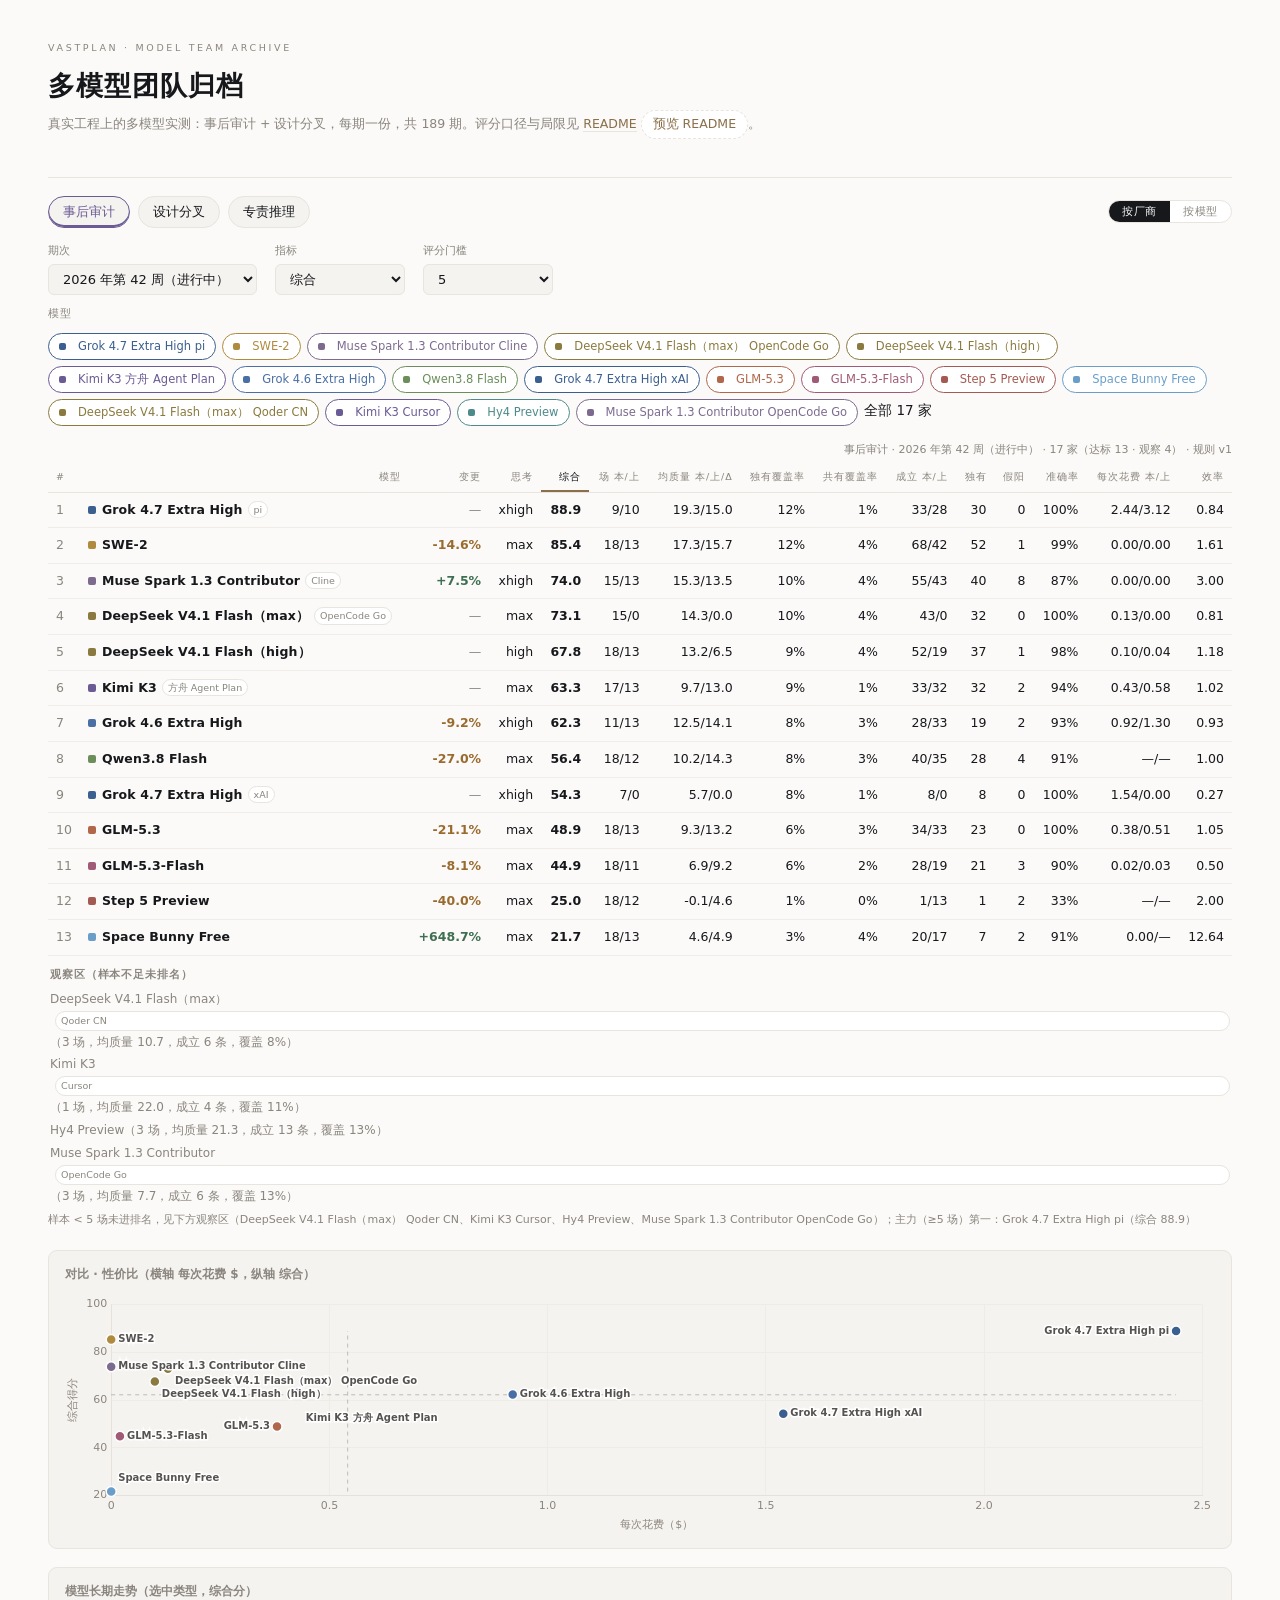
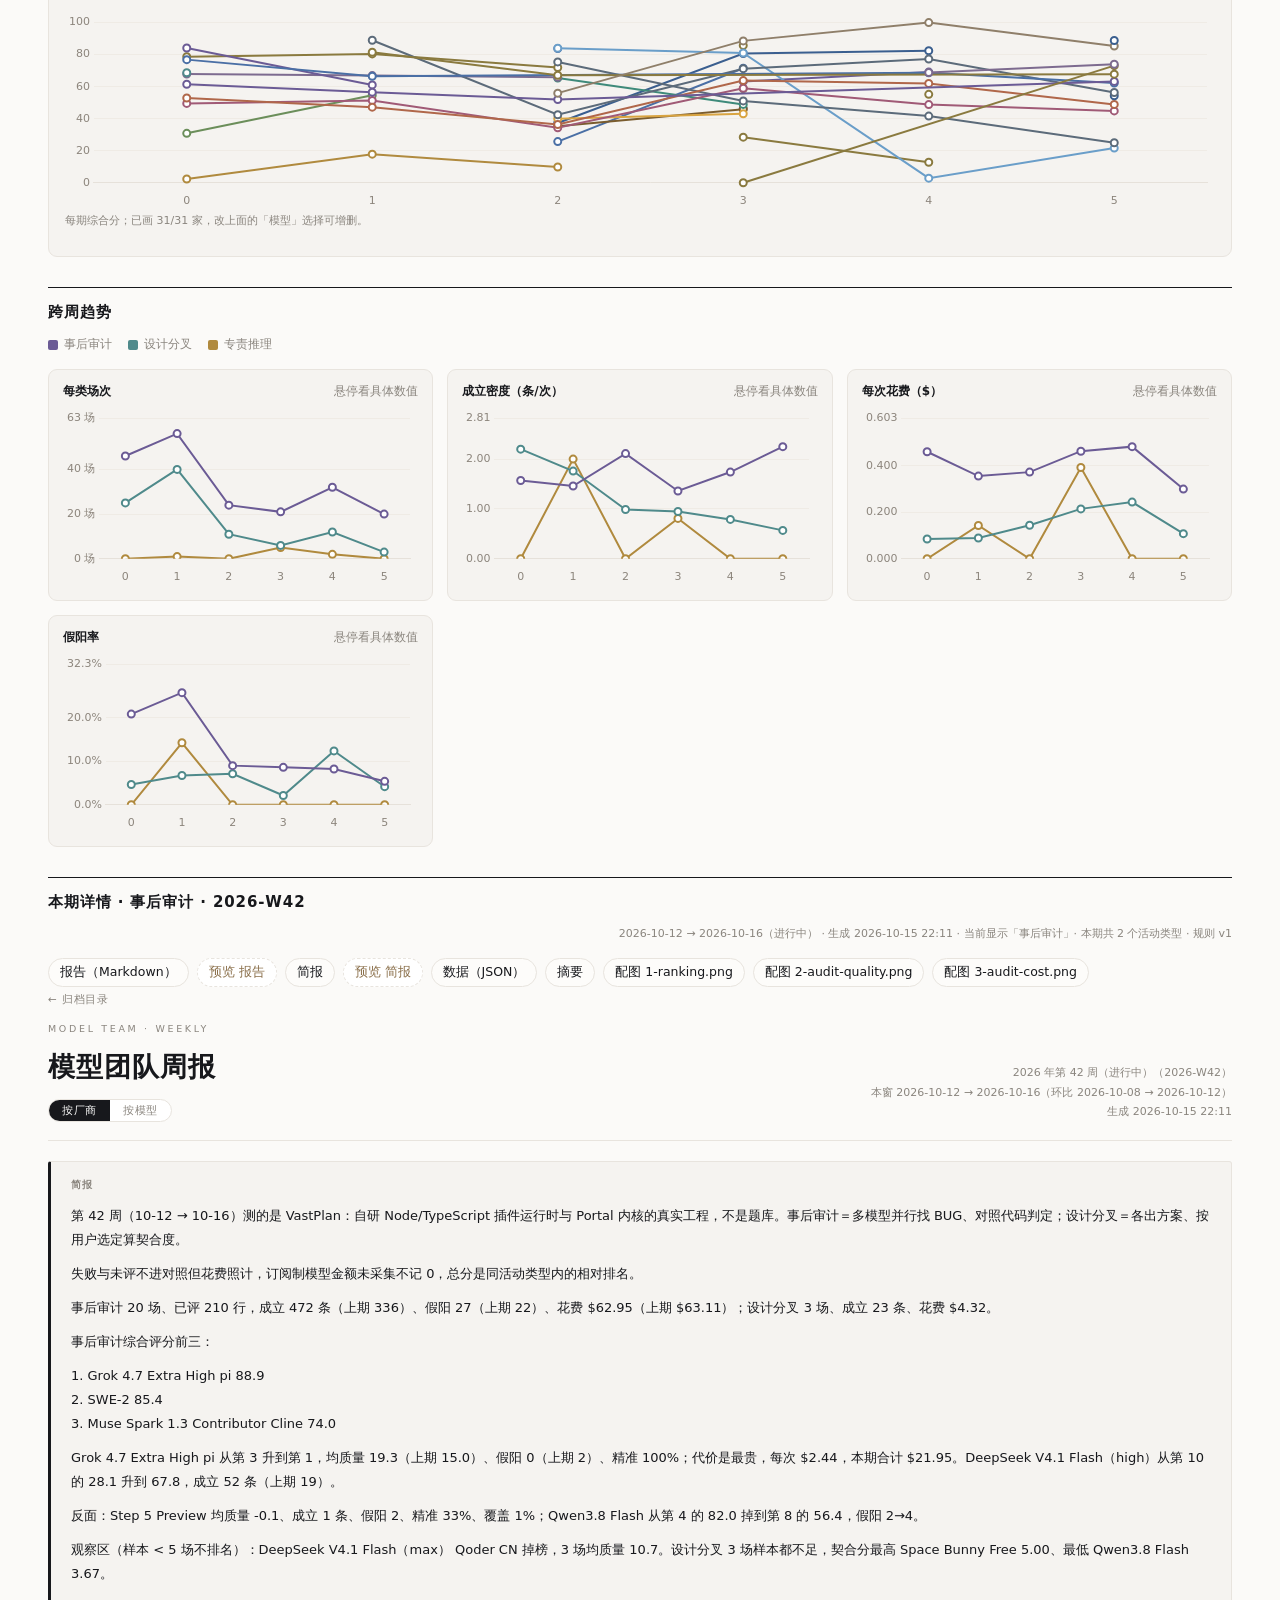
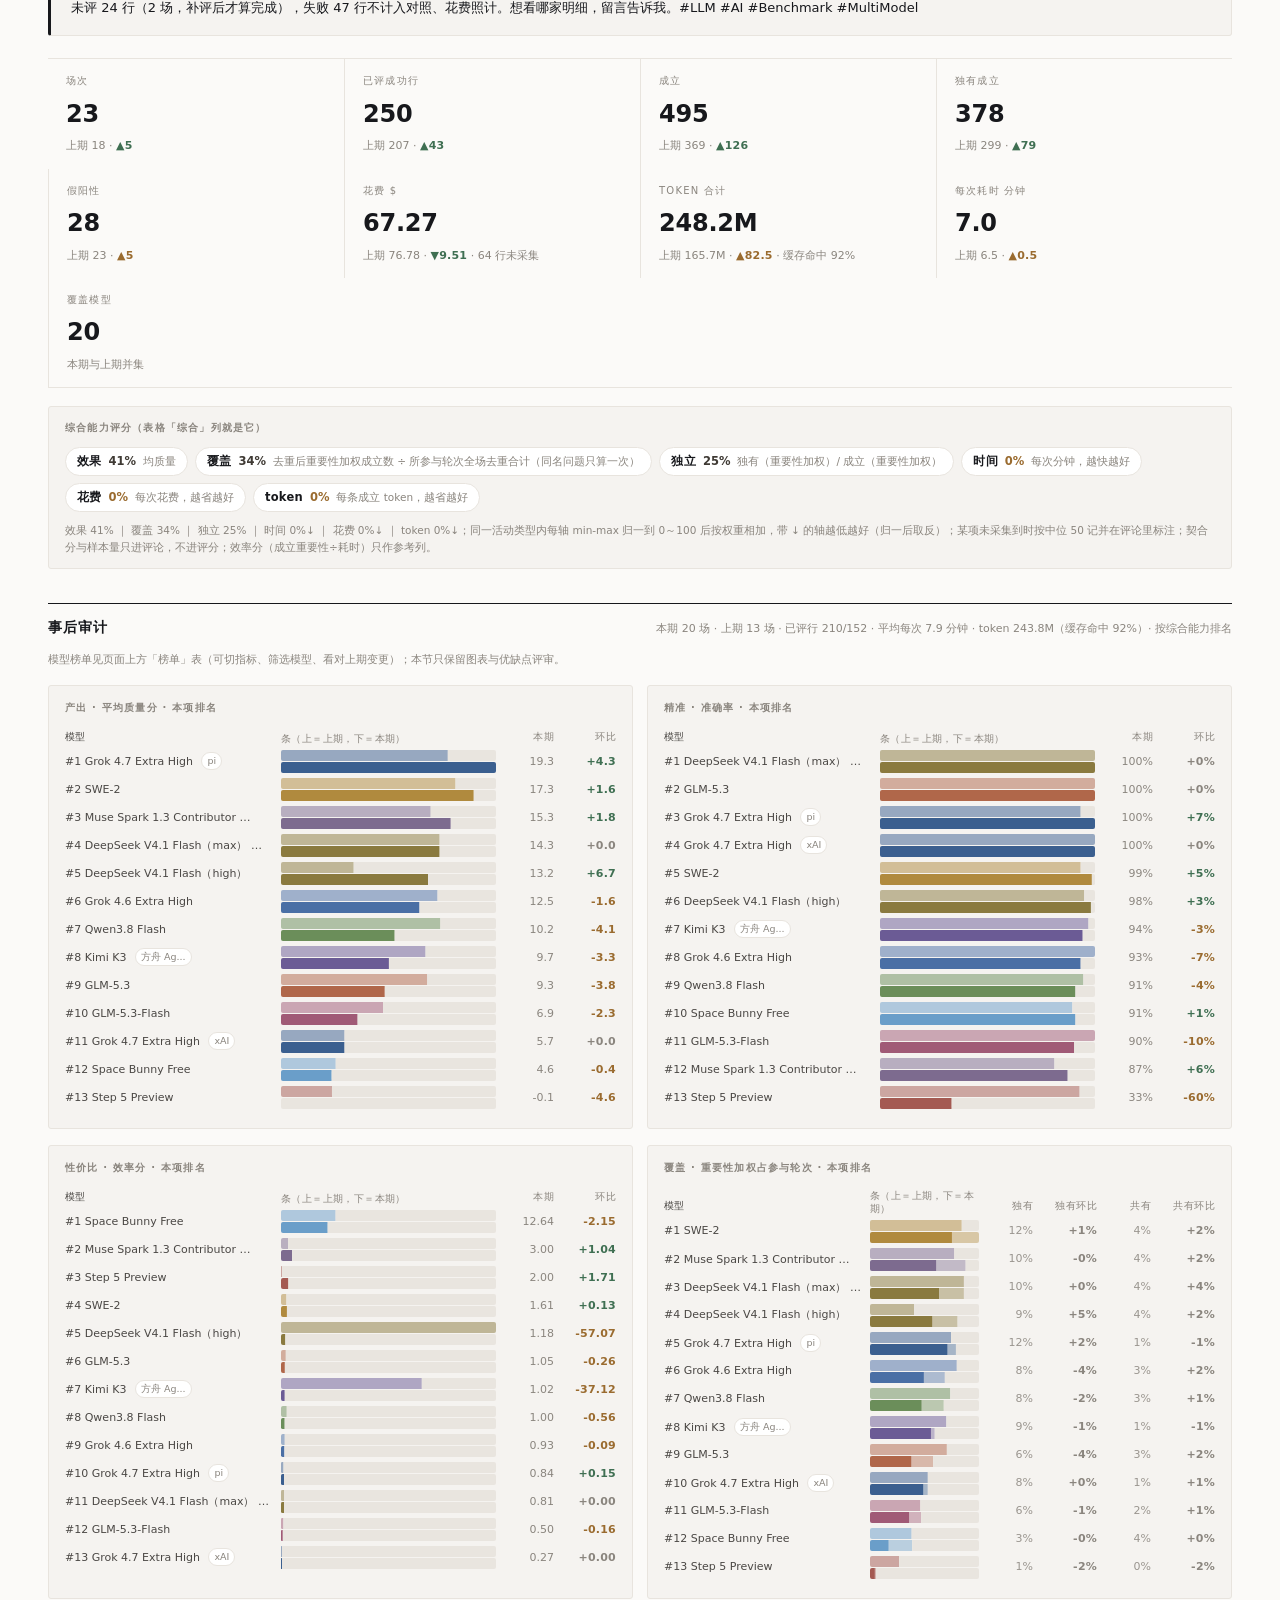
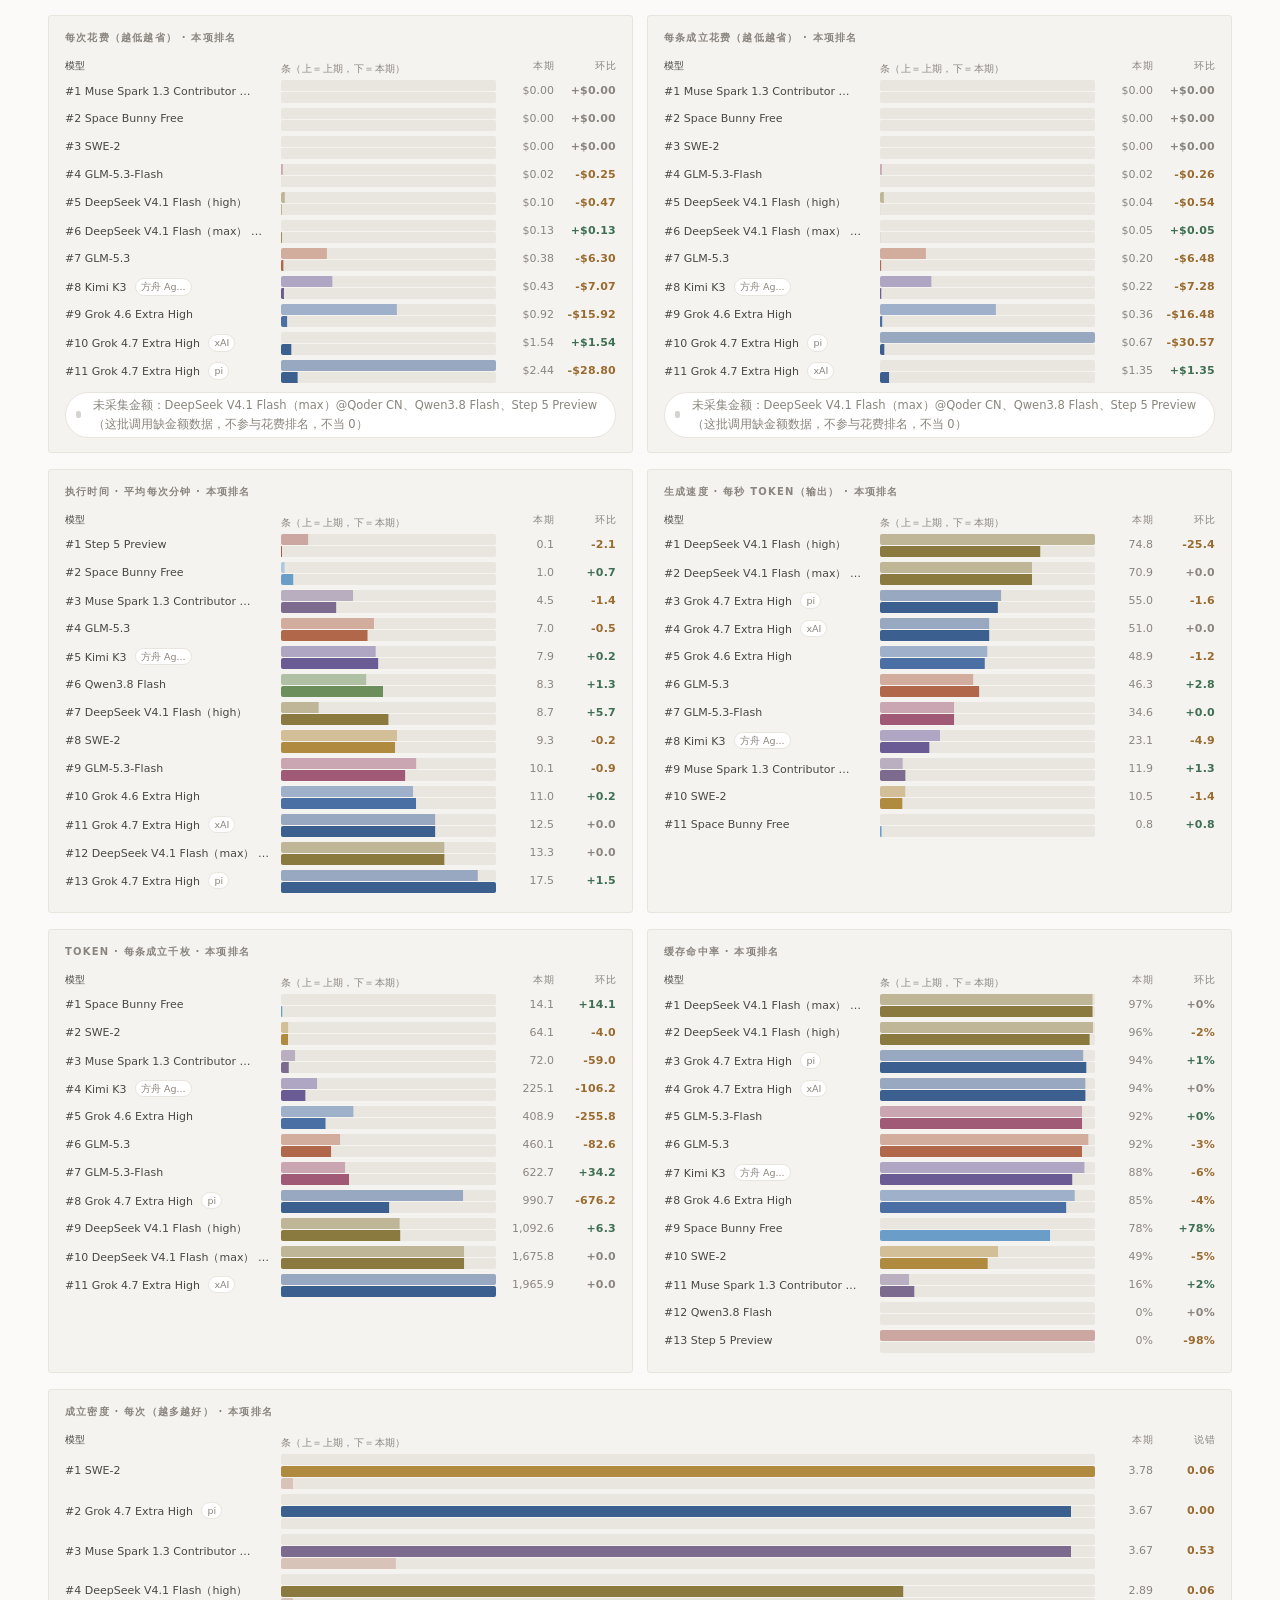
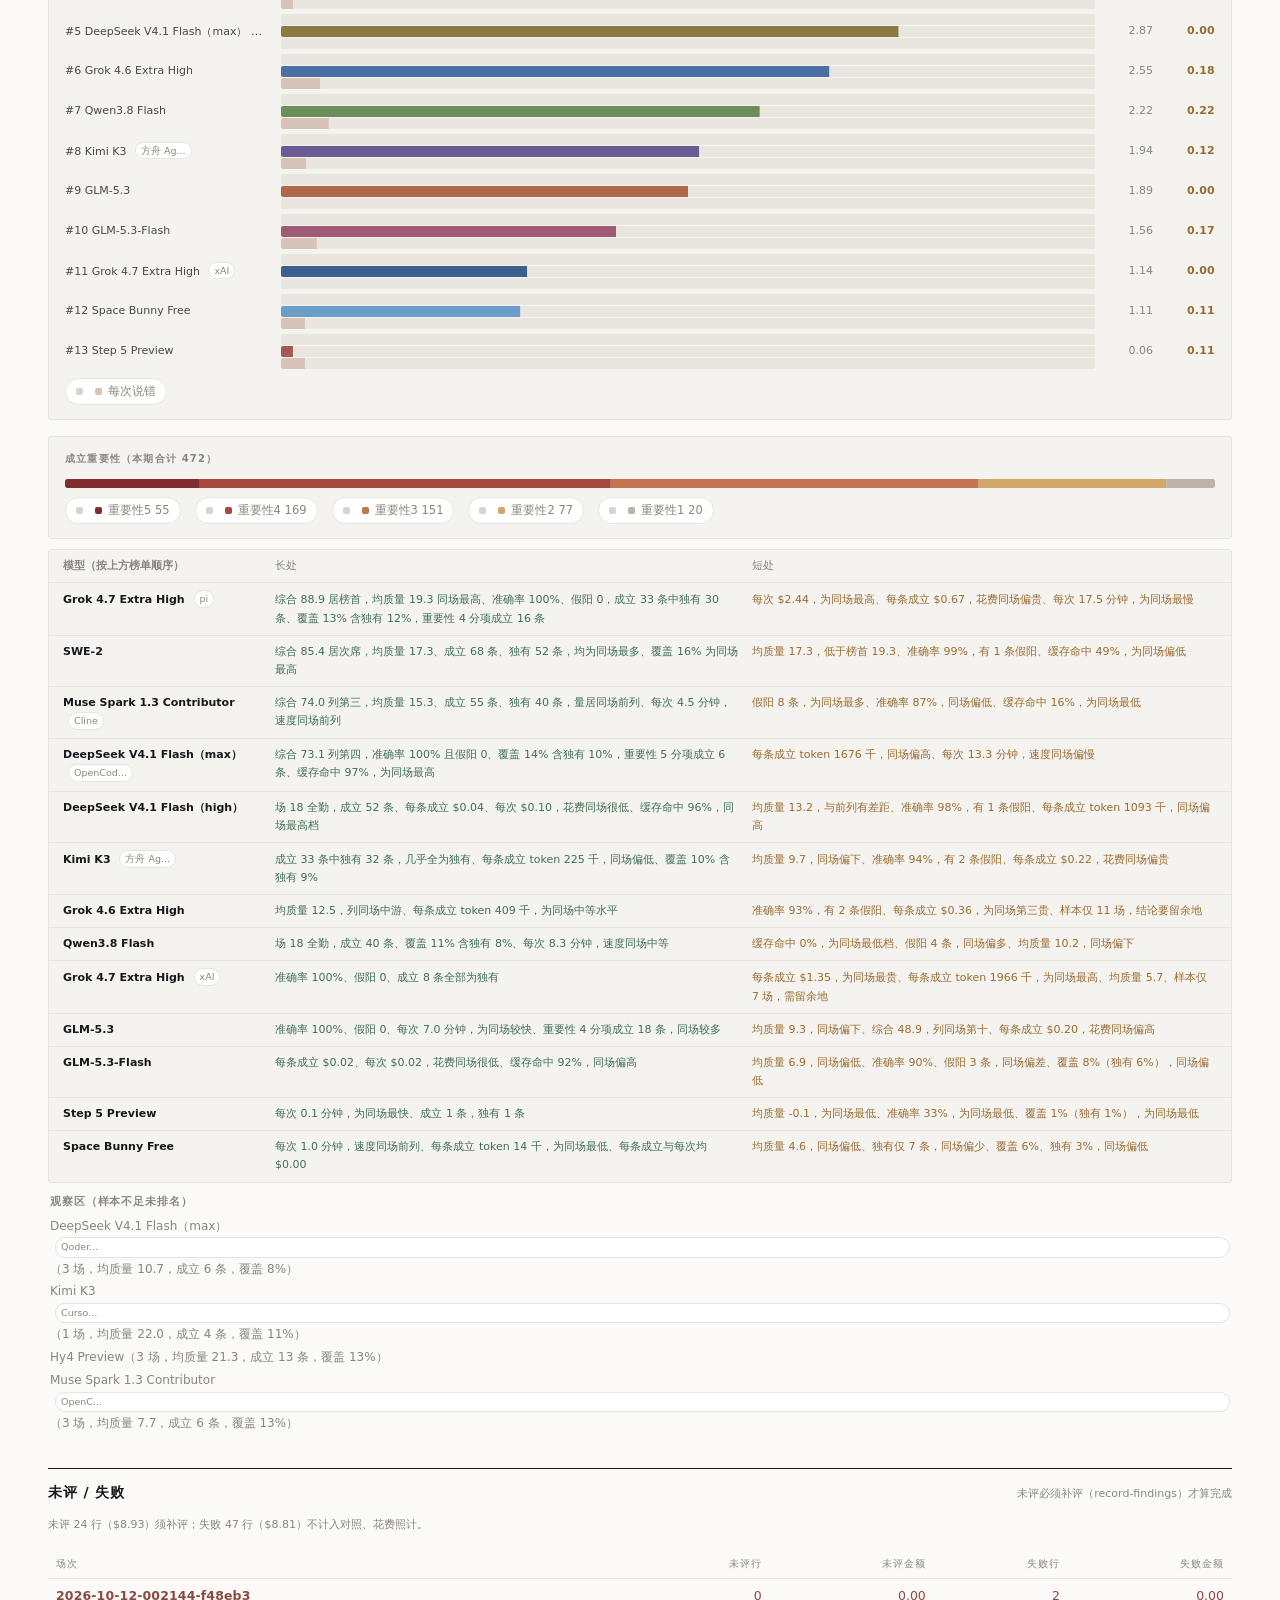
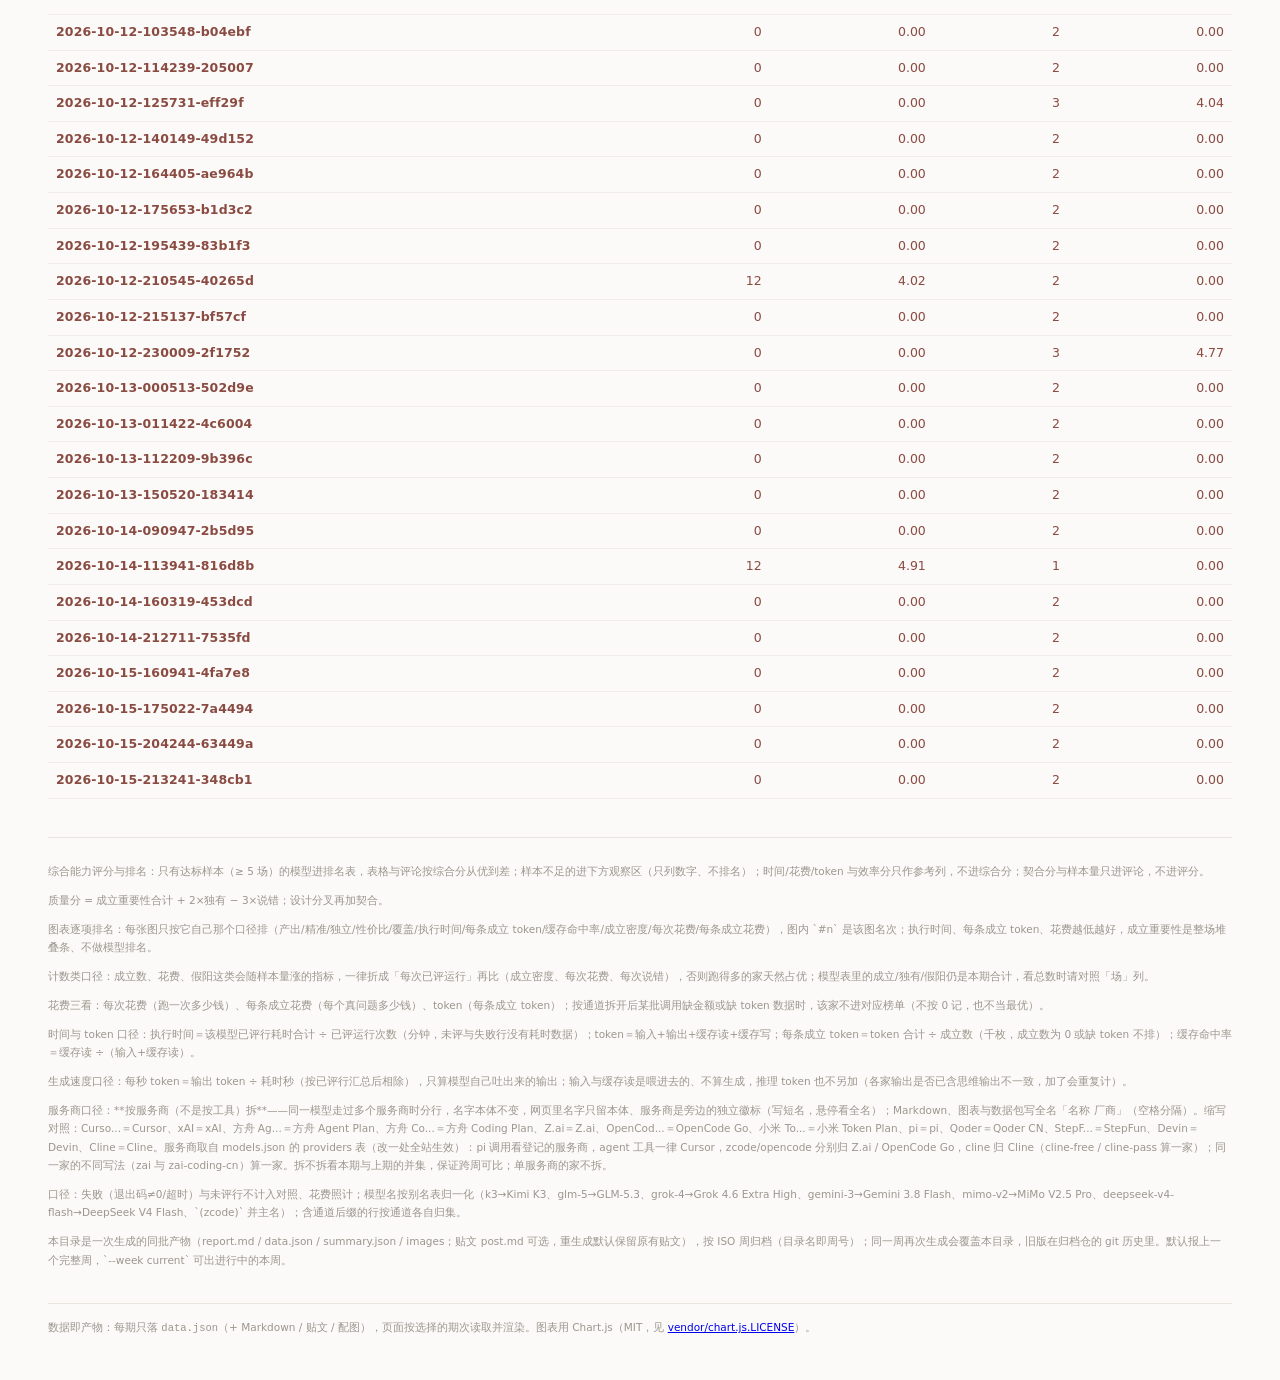
<file: index.html>
<!doctype html>
<html lang="zh-CN"><head><meta charset="utf-8">
<meta name="viewport" content="width=device-width,initial-scale=1">
<link rel="icon" href="data:,">
<title>VastPlan · 多模型团队归档</title>
<link rel="stylesheet" href="index.css?v=dd4f50e9">
<link rel="stylesheet" href="report.css?v=36d4c485"></head><body><main>
<header class="page-head">
<p class="kicker">VastPlan · Model Team Archive</p>
<h1>多模型团队归档</h1>
<p class="sub">真实工程上的多模型实测：事后审计 + 设计分叉，每期一份，共 189 期。评分口径与局限见 <a href="README.md">README</a>
<button type="button" class="ghost" id="readme-preview">预览 README</button>。</p>
</header>

<div class="tabs-row">
<nav class="tabs" id="board-tabs" aria-label="活动类型"></nav>
<div class="gsplit" id="board-group" role="group" aria-label="统计口径"></div>
</div>

<section class="controls">
<label class="control"><span>期次</span><select id="board-week"></select></label>
<label class="control"><span>指标</span><select id="board-metric"></select></label>
<label class="control"><span>评分门槛</span><select id="board-min-sessions" title="少于这些场次的模型不参加评分，只进观察区"></select></label>
</section>
<section class="controls models-row">
<span class="control-label">模型</span><div class="chips" id="board-models-top"></div>
</section>

<p class="meta" id="board-meta"></p>

<section class="board-wrap">
<div class="table-scroll" id="board-table">载入中…（需要 JavaScript）</div>
<p class="note" id="board-note"></p>
</section>

<section class="chart-card">
<h3 id="board-chart-title">本项对比</h3>
<div id="board-chart"></div>
</section>

<section class="chart-card">
<h3>模型长期走势（选中类型，综合分）</h3>
<div id="board-models"></div>
<p class="note" id="board-models-note"></p>
</section>

<h2 class="sec" id="trend-head">跨周趋势</h2>
<section class="trend" id="trend">载入中…（需要 JavaScript）</section>

<h2 class="sec" id="detail-head">本期详情</h2>
<p class="meta" id="detail-meta">载入中…</p>
<p class="links" id="detail-links"></p>
<dialog class="md-dialog" id="md-preview" aria-label="Markdown 预览"></dialog>
<section class="detail" id="detail"></section>

<footer>数据即产物：每期只落 <code>data.json</code>（+ Markdown / 贴文 / 配图），页面按选择的期次读取并渲染。图表用 Chart.js（MIT，见 <a href="vendor/chart.js.LICENSE">vendor/chart.js.LICENSE</a>）。</footer>
</main>
<script id="board-data" type="application/json">{"weeks":[{"stamp":"2026-W37","label":"2026 年第 37 周","partial":false,"dir":"weekly/2026-W37","files":["data.json","post.md","report.md","summary.json"],"images":["weekly/2026-W37/images/1-ranking.png","weekly/2026-W37/images/2-audit-quality.png","weekly/2026-W37/images/3-audit-cost.png","weekly/2026-W37/images/4-design.png"],"scoring":{"version":1,"min_sessions":5,"neutral_part":50,"axes":[{"key":"quality","label":"效果","desc":"均质量","weight":0.41,"invert":false},{"key":"coverage","label":"覆盖","desc":"去重后重要性加权成立数 ÷ 所参与轮次全场去重合计（同名问题只算一次）","weight":0.34,"invert":false},{"key":"unique_ratio","label":"独立","desc":"独有（重要性加权）/ 成立（重要性加权）","weight":0.25,"invert":false},{"key":"duration","label":"时间","desc":"每次分钟，越快越好","weight":0,"invert":true},{"key":"cost","label":"花费","desc":"每次花费，越省越好","weight":0,"invert":true},{"key":"tokens_per_confirm","label":"token","desc":"每条成立 token，越省越好","weight":0,"invert":true}]}},{"stamp":"2026-W38","label":"2026 年第 38 周","partial":false,"dir":"weekly/2026-W38","files":["data.json","post.md","report.md","summary.json"],"images":["weekly/2026-W38/images/1-ranking.png","weekly/2026-W38/images/2-audit-quality.png","weekly/2026-W38/images/3-audit-cost.png","weekly/2026-W38/images/4-design.png"],"scoring":{"version":1,"min_sessions":5,"neutral_part":50,"axes":[{"key":"quality","label":"效果","desc":"均质量","weight":0.41,"invert":false},{"key":"coverage","label":"覆盖","desc":"去重后重要性加权成立数 ÷ 所参与轮次全场去重合计（同名问题只算一次）","weight":0.34,"invert":false},{"key":"unique_ratio","label":"独立","desc":"独有（重要性加权）/ 成立（重要性加权）","weight":0.25,"invert":false},{"key":"duration","label":"时间","desc":"每次分钟，越快越好","weight":0,"invert":true},{"key":"cost","label":"花费","desc":"每次花费，越省越好","weight":0,"invert":true},{"key":"tokens_per_confirm","label":"token","desc":"每条成立 token，越省越好","weight":0,"invert":true}]}},{"stamp":"2026-W39","label":"2026 年第 39 周","partial":false,"dir":"weekly/2026-W39","files":["data.json","post.md","report.md","summary.json"],"images":["weekly/2026-W39/images/1-ranking.png","weekly/2026-W39/images/2-audit-quality.png","weekly/2026-W39/images/3-audit-cost.png","weekly/2026-W39/images/4-design.png"],"scoring":{"version":1,"min_sessions":5,"neutral_part":50,"axes":[{"key":"quality","label":"效果","desc":"均质量","weight":0.41,"invert":false},{"key":"coverage","label":"覆盖","desc":"去重后重要性加权成立数 ÷ 所参与轮次全场去重合计（同名问题只算一次）","weight":0.34,"invert":false},{"key":"unique_ratio","label":"独立","desc":"独有（重要性加权）/ 成立（重要性加权）","weight":0.25,"invert":false},{"key":"duration","label":"时间","desc":"每次分钟，越快越好","weight":0,"invert":true},{"key":"cost","label":"花费","desc":"每次花费，越省越好","weight":0,"invert":true},{"key":"tokens_per_confirm","label":"token","desc":"每条成立 token，越省越好","weight":0,"invert":true}]}},{"stamp":"2026-W40","label":"2026 年第 40 周","partial":false,"dir":"weekly/2026-W40","files":["data.json","post.md","report.md","summary.json"],"images":["weekly/2026-W40/images/1-ranking.png","weekly/2026-W40/images/2-audit-quality.png","weekly/2026-W40/images/3-audit-cost.png","weekly/2026-W40/images/4-design.png"],"scoring":{"version":1,"min_sessions":5,"neutral_part":50,"axes":[{"key":"quality","label":"效果","desc":"均质量","weight":0.41,"invert":false},{"key":"coverage","label":"覆盖","desc":"去重后重要性加权成立数 ÷ 所参与轮次全场去重合计（同名问题只算一次）","weight":0.34,"invert":false},{"key":"unique_ratio","label":"独立","desc":"独有（重要性加权）/ 成立（重要性加权）","weight":0.25,"invert":false},{"key":"duration","label":"时间","desc":"每次分钟，越快越好","weight":0,"invert":true},{"key":"cost","label":"花费","desc":"每次花费，越省越好","weight":0,"invert":true},{"key":"tokens_per_confirm","label":"token","desc":"每条成立 token，越省越好","weight":0,"invert":true}]}},{"stamp":"2026-W41","label":"2026 年第 41 周","partial":false,"dir":"weekly/2026-W41","files":["data.json","post.md","report.md","summary.json"],"images":["weekly/2026-W41/images/1-ranking.png","weekly/2026-W41/images/2-audit-quality.png","weekly/2026-W41/images/3-audit-cost.png","weekly/2026-W41/images/4-design.png"],"scoring":{"version":1,"min_sessions":5,"neutral_part":50,"axes":[{"key":"quality","label":"效果","desc":"均质量","weight":0.41,"invert":false},{"key":"coverage","label":"覆盖","desc":"去重后重要性加权成立数 ÷ 所参与轮次全场去重合计（同名问题只算一次）","weight":0.34,"invert":false},{"key":"unique_ratio","label":"独立","desc":"独有（重要性加权）/ 成立（重要性加权）","weight":0.25,"invert":false},{"key":"duration","label":"时间","desc":"每次分钟，越快越好","weight":0,"invert":true},{"key":"cost","label":"花费","desc":"每次花费，越省越好","weight":0,"invert":true},{"key":"tokens_per_confirm","label":"token","desc":"每条成立 token，越省越好","weight":0,"invert":true}]}},{"stamp":"2026-W42","label":"2026 年第 42 周（进行中）","partial":true,"dir":"weekly/2026-W42","files":["data.json","post.md","report.md","summary.json"],"images":["weekly/2026-W42/images/1-ranking.png","weekly/2026-W42/images/2-audit-quality.png","weekly/2026-W42/images/3-audit-cost.png","weekly/2026-W42/images/4-design.png"],"scoring":{"version":1,"min_sessions":5,"neutral_part":50,"axes":[{"key":"quality","label":"效果","desc":"均质量","weight":0.41,"invert":false},{"key":"coverage","label":"覆盖","desc":"去重后重要性加权成立数 ÷ 所参与轮次全场去重合计（同名问题只算一次）","weight":0.34,"invert":false},{"key":"unique_ratio","label":"独立","desc":"独有（重要性加权）/ 成立（重要性加权）","weight":0.25,"invert":false},{"key":"duration","label":"时间","desc":"每次分钟，越快越好","weight":0,"invert":true},{"key":"cost","label":"花费","desc":"每次花费，越省越好","weight":0,"invert":true},{"key":"tokens_per_confirm","label":"token","desc":"每条成立 token，越省越好","weight":0,"invert":true}]}}],"kinds":{"事后审计":{"metrics":["思考","综合","场 本/上","均质量 本/上/Δ","独有覆盖率","共有覆盖率","成立 本/上","独有","假阳","准确率","每次花费 本/上","效率"],"weeks":{"2026-W37":{"note":"主力（≥5 场）第一：Kimi K3 Cursor（综合 84.1）","rows":[{"rank":"1","name":"Kimi K3","badge":"Cursor","dot":"#6b5b95","cells":["max","84.1","14/4","7.4/20.8","15%","13%","26/23","14","5","84%","0.93/1.59","1.26"],"cost_run":0.93,"sessions":14,"raw":{"quality":7.357142857142857,"coverage":0.2800169799071099,"unique_ratio":0.5670103092783505,"duration":4.64404761904762,"cost":0.9333294285714285,"tokens_per_confirm":721.7381153846154},"observed":{"quality":7.357142857142857,"confirmed":26,"coverage":0.2800169799071099}},{"rank":"2","name":"DeepSeek V4.1 Flash（max）","badge":"","dot":"#8a7a3f","cells":["max","78.7","19/0","8.2/0.0","12%","15%","46/0","24","6","88%","0.35/0.00","1.66"],"cost_run":0.35,"sessions":19,"raw":{"quality":8.210526315789474,"coverage":0.26810570652416627,"unique_ratio":0.4566929133858268,"duration":6.889473684210526,"cost":0.3480623157894737,"tokens_per_confirm":1823.6057391304348},"observed":{"quality":8.210526315789474,"confirmed":46,"coverage":0.26810570652416627}},{"rank":"3","name":"Grok 4.6 Extra High","badge":"","dot":"#4a6fa5","cells":["xhigh","76.9","40/2","7.2/5.0","14%","14%","70/2","34","9","89%","1.15/1.89","0.77"],"cost_run":1.15,"sessions":40,"raw":{"quality":7.175,"coverage":0.270141908824718,"unique_ratio":0.5058365758754864,"duration":8.26,"cost":1.1488922499999998,"tokens_per_confirm":824.9191},"observed":{"quality":7.175,"confirmed":70,"coverage":0.270141908824718}},{"rank":"4","name":"Gemini 3.8 Flash","badge":"","dot":"#4f8a8b","cells":["high","68.7","38/3","6.0/8.3","12%","16%","77/13","36","36","68%","0.86/1.81","0.91"],"cost_run":0.86,"sessions":38,"raw":{"quality":6,"coverage":0.2877375269530238,"unique_ratio":0.43410852713178294,"duration":7.9298245614035086,"cost":0.8598536842105262,"tokens_per_confirm":2709.0933766233766},"observed":{"quality":6,"confirmed":77,"coverage":0.2877375269530238}},{"rank":"5","name":"Muse Spark 1.3 Contributor","badge":"","dot":"#7d6b8f","cells":["xhigh","67.8","14/0","5.2/0.0","13%","8%","22/0","15","7","76%","0.01/0.00","2.47"],"cost_run":0.01,"sessions":14,"raw":{"quality":5.214285714285714,"coverage":0.2056642384942524,"unique_ratio":0.703125,"duration":1.9047619047619049,"cost":0.008761642857142857,"tokens_per_confirm":251.57472727272727},"observed":{"quality":5.214285714285714,"confirmed":22,"coverage":0.2056642384942524}},{"rank":"6","name":"Kimi K3","badge":"方舟 Agent Plan","dot":"#6b5b95","cells":["max","61.5","29/0","5.9/0.0","11%","16%","49/0","20","11","82%","0.56/0.00","0.73"],"cost_run":0.56,"sessions":29,"raw":{"quality":5.862068965517241,"coverage":0.2666764803226576,"unique_ratio":0.4,"duration":8.558045977011494,"cost":0.5625379310344828,"tokens_per_confirm":442.21395918367347},"observed":{"quality":5.862068965517241,"confirmed":49,"coverage":0.2666764803226576}},{"rank":"7","name":"GLM-5.3","badge":"","dot":"#b0674a","cells":["max","52.9","43/3","5.3/5.3","9%","16%","73/14","25","21","78%","0.42/0.26","0.88"],"cost_run":0.42,"sessions":43,"raw":{"quality":5.348837209302325,"coverage":0.2508447871136474,"unique_ratio":0.3617886178861789,"duration":6.474806201550388,"cost":0.41647495348837205,"tokens_per_confirm":636.5104109589041},"observed":{"quality":5.348837209302325,"confirmed":73,"coverage":0.2508447871136474}},{"rank":"8","name":"GLM-5.3-Flash","badge":"","dot":"#a05a76","cells":["max","49.5","40/3","5.7/7.7","8%","14%","59/18","24","4","94%","0.03/0.04","0.50"],"cost_run":0.03,"sessions":40,"raw":{"quality":5.725,"coverage":0.22273448750993802,"unique_ratio":0.3613861386138614,"duration":9.41,"cost":0.026175025,"tokens_per_confirm":825.9896779661017},"observed":{"quality":5.725,"confirmed":59,"coverage":0.22273448750993802}},{"rank":"9","name":"DeepSeek V4 Flash","badge":"","dot":"#6b8e5a","cells":["max","30.9","35/0","3.8/0.0","7%","12%","41/0","16","11","79%","0.19/0.00","0.52"],"cost_run":0.19,"sessions":35,"raw":{"quality":3.7714285714285714,"coverage":0.18455375154551962,"unique_ratio":0.35251798561151076,"duration":7.163333333333333,"cost":0.18662639999999997,"tokens_per_confirm":1933.172731707317},"observed":{"quality":3.7714285714285714,"confirmed":41,"coverage":0.18455375154551962}},{"rank":"10","name":"MiMo V2.5 Pro","badge":"","dot":"#b08a3e","cells":["max","2.4","35/0","0.7/0.0","4%","7%","18/0","7","17","51%","0.03/0.00","0.49"],"cost_run":0.03,"sessions":35,"raw":{"quality":0.7142857142857143,"coverage":0.11080344170825297,"unique_ratio":0.38571428571428573,"duration":5.185238095238095,"cost":0.031622942857142865,"tokens_per_confirm":953.5028888888888},"observed":{"quality":0.7142857142857143,"confirmed":18,"coverage":0.11080344170825297}}]},"2026-W38":{"note":"样本 \u003c 5 场未进排名，见下方观察区（Gemini 3.8 Flash、Step 5 Preview、SWE-2）；主力（≥5 场）第一：Qwen3.8 Flash（综合 89.0）","rows":[{"rank":"1","name":"Qwen3.8 Flash","badge":"","dot":"#5c6b7a","cells":["max","89.0","8/0","7.6/0.0","13%","8%","13/0","9","1","93%","—/0.00","0.85"],"cost_run":null,"sessions":8,"raw":{"quality":7.625,"coverage":0.20590129943332228,"unique_ratio":0.7083333333333334,"duration":6.810416666666667,"cost":null,"tokens_per_confirm":0},"observed":{"quality":7.625,"confirmed":13,"coverage":0.20590129943332228}},{"rank":"2","name":"DeepSeek V4.1 Flash（high）","badge":"","dot":"#8a7a3f","cells":["high","81.5","37/0","6.8/0.0","13%","12%","73/0","39","18","80%","0.11/0.00","0.81"],"cost_run":0.11,"sessions":37,"raw":{"quality":6.8108108108108105,"coverage":0.24344883615767246,"unique_ratio":0.5306122448979592,"duration":10.324324324324325,"cost":0.11386716216216217,"tokens_per_confirm":2982.3761095890413},"observed":{"quality":6.8108108108108105,"confirmed":73,"coverage":0.24344883615767246}},{"rank":"3","name":"DeepSeek V4.1 Flash（max）","badge":"","dot":"#8a7a3f","cells":["max","80.4","51/19","6.6/8.2","12%","15%","95/46","44","30","76%","0.40/0.35","0.91"],"cost_run":0.4,"sessions":51,"raw":{"quality":6.607843137254902,"coverage":0.2731661329249049,"unique_ratio":0.43967828418230565,"duration":9.986601307189543,"cost":0.4021229019607843,"tokens_per_confirm":3192.9554315789474},"observed":{"quality":6.607843137254902,"confirmed":95,"coverage":0.2731661329249049}},{"rank":"4","name":"Muse Spark 1.3 Contributor","badge":"","dot":"#7d6b8f","cells":["xhigh","66.9","54/14","4.9/5.2","11%","13%","102/22","48","51","67%","0.01/0.01","2.66"],"cost_run":0.01,"sessions":54,"raw":{"quality":4.888888888888889,"coverage":0.24174884556910117,"unique_ratio":0.44857142857142857,"duration":2.5086419753086417,"cost":0.011769592592592592,"tokens_per_confirm":345.4275196078431},"observed":{"quality":4.888888888888889,"confirmed":102,"coverage":0.24174884556910117}},{"rank":"5","name":"Grok 4.6 Extra High","badge":"","dot":"#4a6fa5","cells":["xhigh","66.5","51/40","5.4/7.2","10%","13%","73/70","28","15","83%","1.35/1.15","0.70"],"cost_run":1.35,"sessions":51,"raw":{"quality":5.372549019607843,"coverage":0.226112085396691,"unique_ratio":0.4416403785488959,"duration":7.728104575163399,"cost":1.3492420784313726,"tokens_per_confirm":1223.2433835616437},"observed":{"quality":5.372549019607843,"confirmed":73,"coverage":0.226112085396691}},{"rank":"6","name":"Kimi K3","badge":"Cursor","dot":"#6b5b95","cells":["max","61.1","7/14","5.3/7.4","8%","18%","12/26","3","3","80%","0.84/0.93","1.02"],"cost_run":0.84,"sessions":7,"raw":{"quality":5.285714285714286,"coverage":0.2584708088829839,"unique_ratio":0.25,"duration":5.93095238095238,"cost":0.8431731428571428,"tokens_per_confirm":704.9794166666667},"observed":{"quality":5.285714285714286,"confirmed":12,"coverage":0.2584708088829839}},{"rank":"7","name":"Kimi K3","badge":"方舟 Agent Plan","dot":"#6b5b95","cells":["max","56.6","47/29","4.5/5.9","8%","12%","67/49","26","18","79%","0.50/0.56","0.64"],"cost_run":0.5,"sessions":47,"raw":{"quality":4.48936170212766,"coverage":0.2005489742674353,"unique_ratio":0.42023346303501946,"duration":7.6879432624113475,"cost":0.5022655531914894,"tokens_per_confirm":469.57167164179106},"observed":{"quality":4.48936170212766,"confirmed":67,"coverage":0.2005489742674353}},{"rank":"8","name":"DeepSeek V4 Flash","badge":"","dot":"#6b8e5a","cells":["max","54.6","23/35","4.5/3.8","7%","18%","37/41","8","11","77%","0.26/0.19","0.60"],"cost_run":0.26,"sessions":23,"raw":{"quality":4.478260869565218,"coverage":0.2478766891784168,"unique_ratio":0.23943661971830985,"duration":9.929710144927535,"cost":0.26451913043478265,"tokens_per_confirm":1814.9964054054055},"observed":{"quality":4.478260869565218,"confirmed":37,"coverage":0.2478766891784168}},{"rank":"9","name":"GLM-5.3-Flash","badge":"","dot":"#a05a76","cells":["max","51.4","54/40","4.6/5.7","7%","12%","73/59","25","13","85%","0.03/0.03","0.42"],"cost_run":0.03,"sessions":54,"raw":{"quality":4.555555555555555,"coverage":0.19148774896335705,"unique_ratio":0.3443223443223443,"duration":11.076234567901233,"cost":0.0320495,"tokens_per_confirm":1124.7335205479453},"observed":{"quality":4.555555555555555,"confirmed":73,"coverage":0.19148774896335705}},{"rank":"10","name":"GLM-5.3","badge":"","dot":"#b0674a","cells":["max","47.2","54/43","3.6/5.3","7%","12%","69/73","25","29","70%","0.40/0.42","0.76"],"cost_run":0.4,"sessions":54,"raw":{"quality":3.5555555555555554,"coverage":0.18757129987719517,"unique_ratio":0.37453183520599254,"duration":6.62283950617284,"cost":0.4013702592592592,"tokens_per_confirm":806.3027826086957},"observed":{"quality":3.5555555555555554,"confirmed":69,"coverage":0.18757129987719517}},{"rank":"11","name":"MiMo V2.5 Pro","badge":"","dot":"#b08a3e","cells":["max","17.9","54/35","-0.3/0.7","4%","3%","22/18","12","35","39%","0.03/0.03","0.45"],"cost_run":0.03,"sessions":54,"raw":{"quality":-0.3333333333333333,"coverage":0.06550863669181657,"unique_ratio":0.575,"duration":4.828703703703704,"cost":0.032500296296296305,"tokens_per_confirm":1201.3830454545455},"observed":{"quality":-0.3333333333333333,"confirmed":22,"coverage":0.06550863669181657}},{"rank":"","name":"Gemini 3.8 Flash","badge":"","dot":"#4f8a8b","cells":["high","—","3/38","1.7/6.0","5%","12%","2/77","0","1","67%","1.25/0.86","0.32"],"cost_run":1.25,"sessions":3,"raw":{"quality":1.6666666666666667,"coverage":0.17724519632414368,"unique_ratio":0,"duration":8.88888888888889,"cost":1.245469,"tokens_per_confirm":11881.4935},"observed":{"quality":1.6666666666666667,"confirmed":2,"coverage":0.17724519632414368}},{"rank":"","name":"Step 5 Preview","badge":"","dot":"#5c6b7a","cells":["max","—","2/0","18.5/0.0","10%","8%","8/0","6","0","100%","—/0.00","0.82"],"cost_run":null,"sessions":2,"raw":{"quality":18.5,"coverage":0.17857965122780706,"unique_ratio":0.68,"duration":15.233333333333333,"cost":null,"tokens_per_confirm":1296.689375},"observed":{"quality":18.5,"confirmed":8,"coverage":0.17857965122780706}},{"rank":"","name":"SWE-2","badge":"","dot":"#8f7f6a","cells":["max","—","1/0","11.0/0.0","9%","6%","3/0","3","1","75%","0.00/0.00","0.70"],"cost_run":0,"sessions":1,"raw":{"quality":11,"coverage":0.15165364391370584,"unique_ratio":1,"duration":11.483333333333333,"cost":0,"tokens_per_confirm":76.56166666666667},"observed":{"quality":11,"confirmed":3,"coverage":0.15165364391370584}}]},"2026-W39":{"note":"主力（≥5 场）第一：Space Bunny Free（综合 84.1）","rows":[{"rank":"1","name":"Space Bunny Free","badge":"","dot":"#6a9ec9","cells":["max","84.1","7/0","10.9/0.0","10%","1%","16/0","15","3","84%","0.00/0.00","1.34"],"cost_run":0,"sessions":7,"raw":{"quality":10.857142857142858,"coverage":0.10642004149485862,"unique_ratio":0.9272727272727272,"duration":11.10952380952381,"cost":0,"tokens_per_confirm":4400.80725},"observed":{"quality":10.857142857142858,"confirmed":16,"coverage":0.10642004149485862}},{"rank":"2","name":"Grok 4.6 Extra High","badge":"Cursor","dot":"#4a6fa5","cells":["xhigh","83.8","11/51","12.5/5.4","9%","2%","28/73","24","1","97%","1.26/1.35","1.40"],"cost_run":1.26,"sessions":11,"raw":{"quality":12.454545454545455,"coverage":0.10652604085236925,"unique_ratio":0.8446601941747572,"duration":6.325757575757576,"cost":1.2572138181818184,"tokens_per_confirm":609.3662142857144},"observed":{"quality":12.454545454545455,"confirmed":28,"coverage":0.10652604085236925}},{"rank":"3","name":"Step 5 Preview","badge":"","dot":"#5c6b7a","cells":["max","75.5","22/2","12.0/18.5","8%","2%","57/8","48","0","100%","—/—","0.74"],"cost_run":null,"sessions":22,"raw":{"quality":12,"coverage":0.09730773158397323,"unique_ratio":0.8421052631578947,"duration":13.01060606060606,"cost":null,"tokens_per_confirm":1544.9175438596492},"observed":{"quality":12,"confirmed":57,"coverage":0.09730773158397323}},{"rank":"4","name":"DeepSeek V4.1 Flash（max）","badge":"","dot":"#8a7a3f","cells":["max","72.0","22/51","10.9/6.6","9%","2%","53/95","42","3","95%","0.11/0.40","1.36"],"cost_run":0.11,"sessions":22,"raw":{"quality":10.909090909090908,"coverage":0.10218578036446103,"unique_ratio":0.8444444444444444,"duration":6.239393939393939,"cost":0.1072449090909091,"tokens_per_confirm":1898.3846037735848},"observed":{"quality":10.909090909090908,"confirmed":53,"coverage":0.10218578036446103}},{"rank":"5","name":"DeepSeek V4.1 Flash（high）","badge":"","dot":"#8a7a3f","cells":["high","67.1","22/37","10.6/6.8","8%","1%","50/73","41","2","96%","0.10/0.11","1.40"],"cost_run":0.1,"sessions":22,"raw":{"quality":10.636363636363637,"coverage":0.09242968280348542,"unique_ratio":0.8641975308641975,"duration":6.0681818181818175,"cost":0.1003080909090909,"tokens_per_confirm":1913.03546},"observed":{"quality":10.636363636363637,"confirmed":50,"coverage":0.09242968280348542}},{"rank":"6","name":"Muse Spark 1.3 Contributor","badge":"","dot":"#7d6b8f","cells":["xhigh","65.8","22/54","10.8/4.9","8%","2%","61/102","49","9","87%","0.01/0.01","2.64"],"cost_run":0.01,"sessions":22,"raw":{"quality":10.772727272727273,"coverage":0.09622372074386482,"unique_ratio":0.8284023668639053,"duration":3.7106060606060605,"cost":0.010726863636363637,"tokens_per_confirm":193.31644262295083},"observed":{"quality":10.772727272727273,"confirmed":61,"coverage":0.09622372074386482}},{"rank":"7","name":"MiniMax M3","badge":"","dot":"#3e8a7a","cells":["max","65.4","20/0","9.3/0.0","8%","0%","47/0","46","13","78%","0.26/0.00","1.25"],"cost_run":0.26,"sessions":20,"raw":{"quality":9.25,"coverage":0.08167935606044069,"unique_ratio":0.9710144927536232,"duration":7.3375,"cost":0.26461435000000005,"tokens_per_confirm":1416.6536382978725},"observed":{"quality":9.25,"confirmed":47,"coverage":0.08167935606044069}},{"rank":"8","name":"SWE-2","badge":"","dot":"#8f7f6a","cells":["max","56.0","22/1","9.7/11.0","8%","2%","50/3","40","6","89%","0.00/0.00","0.72"],"cost_run":0,"sessions":22,"raw":{"quality":9.727272727272727,"coverage":0.09622372074386482,"unique_ratio":0.7988165680473372,"duration":11.875757575757575,"cost":0,"tokens_per_confirm":105.12364},"observed":{"quality":9.727272727272727,"confirmed":50,"coverage":0.09622372074386482}},{"rank":"9","name":"Kimi K3","badge":"方舟 Agent Plan","dot":"#6b5b95","cells":["max","52.0","22/47","9.0/4.5","7%","1%","46/67","38","3","94%","0.62/0.50","0.83"],"cost_run":0.62,"sessions":22,"raw":{"quality":8.954545454545455,"coverage":0.08592561776283501,"unique_ratio":0.8533333333333334,"duration":8.573484848484847,"cost":0.6150903636363636,"tokens_per_confirm":435.4164347826087},"observed":{"quality":8.954545454545455,"confirmed":46,"coverage":0.08592561776283501}},{"rank":"10","name":"Qwen3.8 Flash","badge":"","dot":"#5c6b7a","cells":["max","42.5","22/8","8.8/7.6","7%","2%","44/13","36","5","90%","—/—","1.10"],"cost_run":null,"sessions":22,"raw":{"quality":8.818181818181818,"coverage":0.080505563562293,"unique_ratio":0.8071428571428572,"duration":7.029545454545454,"cost":null,"tokens_per_confirm":0},"observed":{"quality":8.818181818181818,"confirmed":44,"coverage":0.080505563562293}},{"rank":"11","name":"MiMo V2.6 Pro","badge":"","dot":"#d9a441","cells":["max","40.0","11/0","8.5/0.0","7%","2%","22/0","17","3","88%","0.07/0.00","0.58"],"cost_run":0.07,"sessions":11,"raw":{"quality":8.454545454545455,"coverage":0.08745296745259531,"unique_ratio":0.7714285714285715,"duration":13.978787878787879,"cost":0.0652090909090909,"tokens_per_confirm":448.56113636363636},"observed":{"quality":8.454545454545455,"confirmed":22,"coverage":0.08745296745259531}},{"rank":"12","name":"Grok 4.7 Extra High","badge":"","dot":"#3b5f8f","cells":["xhigh","37.4","11/0","6.1/0.0","6%","0%","13/0","13","1","93%","4.26/0.00","0.32"],"cost_run":4.26,"sessions":11,"raw":{"quality":6.090909090909091,"coverage":0.06406766678444387,"unique_ratio":0.9795918367346939,"duration":15.878787878787879,"cost":4.259725272727273,"tokens_per_confirm":5310.774846153846},"observed":{"quality":6.090909090909091,"confirmed":13,"coverage":0.06406766678444387}},{"rank":"13","name":"GLM-5.3","badge":"","dot":"#b0674a","cells":["max","36.3","22/54","7.4/3.6","6%","1%","37/69","32","5","88%","0.42/0.40","0.99"],"cost_run":0.42,"sessions":22,"raw":{"quality":7.363636363636363,"coverage":0.0729174876815342,"unique_ratio":0.8650793650793651,"duration":5.8113636363636365,"cost":0.4160990454545454,"tokens_per_confirm":638.7487567567568},"observed":{"quality":7.363636363636363,"confirmed":37,"coverage":0.0729174876815342}},{"rank":"14","name":"MiMo V2.6 Flash","badge":"","dot":"#7a5c2e","cells":["max","35.3","11/0","8.0/0.0","6%","1%","20/0","16","1","95%","0.02/0.00","0.64"],"cost_run":0.02,"sessions":11,"raw":{"quality":8,"coverage":0.07743069573767326,"unique_ratio":0.8032786885245902,"duration":12.159090909090908,"cost":0.02292063636363637,"tokens_per_confirm":544.11875},"observed":{"quality":8,"confirmed":20,"coverage":0.07743069573767326}},{"rank":"15","name":"GLM-5.3-Flash","badge":"","dot":"#a05a76","cells":["max","34.4","22/54","7.9/4.6","6%","1%","41/73","32","3","93%","0.03/0.03","0.55"],"cost_run":0.03,"sessions":22,"raw":{"quality":7.909090909090909,"coverage":0.0734594931015884,"unique_ratio":0.8188976377952756,"duration":10.419696969696968,"cost":0.02596295454545455,"tokens_per_confirm":627.4845853658536},"observed":{"quality":7.909090909090909,"confirmed":41,"coverage":0.0734594931015884}},{"rank":"16","name":"Grok 4.6 Extra High","badge":"xAI","dot":"#4a6fa5","cells":["xhigh","25.7","11/0","5.6/0.0","6%","1%","13/0","12","1","93%","1.20/0.00","0.62"],"cost_run":1.2,"sessions":11,"raw":{"quality":5.636363636363637,"coverage":0.06518125253054632,"unique_ratio":0.9,"duration":7.784848484848484,"cost":1.196953272727273,"tokens_per_confirm":1341.6933076923078},"observed":{"quality":5.636363636363637,"confirmed":13,"coverage":0.06518125253054632}},{"rank":"17","name":"MiMo V2.5 Pro","badge":"","dot":"#b08a3e","cells":["max","9.9","11/54","5.6/-0.3","4%","1%","17/22","14","2","89%","0.03/0.03","1.42"],"cost_run":0.03,"sessions":11,"raw":{"quality":5.636363636363637,"coverage":0.04730923091922693,"unique_ratio":0.8536585365853658,"duration":3.943939393939394,"cost":0.028861181818181817,"tokens_per_confirm":261.30611764705884},"observed":{"quality":5.636363636363637,"confirmed":17,"coverage":0.04730923091922693}}]},"2026-W40":{"note":"样本 \u003c 5 场未进排名，见下方观察区（Muse Spark 1.3 Contributor Cline）；主力（≥5 场）第一：SWE-2（综合 88.6）","rows":[{"rank":"1","name":"SWE-2","badge":"","dot":"#6b8e5a","cells":["max","88.6","15/22","10.9/9.7","10%","3%","33/50","25","2","94%","0.00/0.00","0.66"],"cost_run":0,"sessions":15,"raw":{"quality":10.866666666666667,"coverage":0.1275460560685022,"unique_ratio":0.7913669064748201,"duration":14.52111111111111,"cost":0,"tokens_per_confirm":132.9280303030303},"observed":{"quality":10.866666666666667,"confirmed":33,"coverage":0.1275460560685022}},{"rank":"2","name":"DeepSeek V4.1 Flash（max）","badge":"Cline","dot":"#8a7a3f","cells":["max","85.8","5/0","12.8/0.0","8%","2%","13/0","10","1","93%","0.00/0.00","1.58"],"cost_run":0,"sessions":5,"raw":{"quality":12.8,"coverage":0.0967725903489711,"unique_ratio":0.7959183673469388,"duration":6.29,"cost":0,"tokens_per_confirm":2447.155153846154},"observed":{"quality":12.8,"confirmed":13,"coverage":0.0967725903489711}},{"rank":"3","name":"Space Bunny Free","badge":"","dot":"#6a9ec9","cells":["max","81.0","15/7","9.9/10.9","9%","2%","32/16","26","3","91%","0.00/0.00","1.10"],"cost_run":0,"sessions":15,"raw":{"quality":9.933333333333334,"coverage":0.10756343226311559,"unique_ratio":0.8448275862068966,"duration":7.868888888888889,"cost":0,"tokens_per_confirm":1435.1871875},"observed":{"quality":9.933333333333334,"confirmed":32,"coverage":0.10756343226311559}},{"rank":"4","name":"Grok 4.7 Extra High","badge":"","dot":"#3b5f8f","cells":["xhigh","80.7","15/11","9.9/6.1","9%","2%","28/13","23","1","97%","4.07/4.26","0.50"],"cost_run":4.07,"sessions":15,"raw":{"quality":9.866666666666667,"coverage":0.1066946225324466,"unique_ratio":0.8521739130434782,"duration":15.503333333333334,"cost":4.067022533333334,"tokens_per_confirm":3345.8103214285716},"observed":{"quality":9.866666666666667,"confirmed":28,"coverage":0.1066946225324466}},{"rank":"5","name":"Grok 4.6 Extra High","badge":"xAI","dot":"#4a6fa5","cells":["xhigh","71.5","15/11","8.7/5.6","8%","2%","25/13","21","0","100%","1.10/1.20","0.88"],"cost_run":1.1,"sessions":15,"raw":{"quality":8.666666666666666,"coverage":0.09018723764973591,"unique_ratio":0.8333333333333334,"duration":7.346666666666667,"cost":1.0993824,"tokens_per_confirm":900.61816},"observed":{"quality":8.666666666666666,"confirmed":25,"coverage":0.09018723764973591}},{"rank":"6","name":"Qwen3.8 Flash","badge":"","dot":"#4f8a8b","cells":["max","71.2","14/22","8.1/8.8","8%","3%","27/44","19","6","82%","0.00/0.00","0.73"],"cost_run":0,"sessions":14,"raw":{"quality":8.071428571428571,"coverage":0.10486175474216654,"unique_ratio":0.7244897959183674,"duration":9.375,"cost":0,"tokens_per_confirm":0},"observed":{"quality":8.071428571428571,"confirmed":27,"coverage":0.10486175474216654}},{"rank":"7","name":"GLM-5.3","badge":"","dot":"#b0674a","cells":["max","63.8","15/22","7.1/7.4","7%","2%","22/37","15","1","96%","0.54/0.40","0.82"],"cost_run":0.54,"sessions":15,"raw":{"quality":7.133333333333334,"coverage":0.08758080845772896,"unique_ratio":0.7526881720430108,"duration":6.703333333333333,"cost":0.54172,"tokens_per_confirm":1012.8627272727273},"observed":{"quality":7.133333333333334,"confirmed":22,"coverage":0.08758080845772896}},{"rank":"8","name":"Kimi K3","badge":"","dot":"#6b5b95","cells":["max","63.3","15/22","6.3/9.0","7%","1%","19/46","16","1","95%","0.68/0.61","0.55"],"cost_run":0.68,"sessions":15,"raw":{"quality":6.333333333333333,"coverage":0.08323675980438404,"unique_ratio":0.8863636363636364,"duration":9.277777777777777,"cost":0.6833872000000001,"tokens_per_confirm":767.9235263157894},"observed":{"quality":6.333333333333333,"confirmed":19,"coverage":0.08323675980438404}},{"rank":"9","name":"GLM-5.3-Flash","badge":"","dot":"#a05a76","cells":["max","59.0","15/22","6.3/7.9","6%","2%","20/41","13","3","87%","0.04/0.03","0.45"],"cost_run":0.04,"sessions":15,"raw":{"quality":6.333333333333333,"coverage":0.08323675980438404,"unique_ratio":0.7159090909090909,"duration":11.577777777777778,"cost":0.036889,"tokens_per_confirm":1333.16805},"observed":{"quality":6.333333333333333,"confirmed":20,"coverage":0.08323675980438404}},{"rank":"10","name":"DeepSeek V4.1 Flash（high）","badge":"Cline","dot":"#8a7a3f","cells":["high","58.8","5/0","6.8/0.0","6%","2%","9/0","6","3","75%","0.00/0.00","1.15"],"cost_run":0,"sessions":5,"raw":{"quality":6.8,"coverage":0.07632966019564912,"unique_ratio":0.7297297297297297,"duration":5.666666666666667,"cost":0,"tokens_per_confirm":4200.394888888889},"observed":{"quality":6.8,"confirmed":9,"coverage":0.07632966019564912}},{"rank":"11","name":"Step 5 Preview","badge":"","dot":"#5c6b7a","cells":["max","51.1","15/22","4.9/12.0","5%","1%","16/57","11","1","94%","0.00/0.00","0.33"],"cost_run":0,"sessions":15,"raw":{"quality":4.866666666666666,"coverage":0.06586056519100437,"unique_ratio":0.7941176470588235,"duration":11.694444444444445,"cost":0,"tokens_per_confirm":2760.074375},"observed":{"quality":4.866666666666666,"confirmed":16,"coverage":0.06586056519100437}},{"rank":"12","name":"MiniMax M3","badge":"","dot":"#3e8a7a","cells":["max","48.9","15/20","4.3/9.3","5%","0%","12/47","12","0","100%","0.23/0.26","0.41"],"cost_run":0.23,"sessions":15,"raw":{"quality":4.266666666666667,"coverage":0.047615560846955715,"unique_ratio":1,"duration":2.9699999999999998,"cost":0.23215506666666666,"tokens_per_confirm":4196.093833333333},"observed":{"quality":4.266666666666667,"confirmed":12,"coverage":0.047615560846955715}},{"rank":"13","name":"Muse Spark 1.3 Contributor","badge":"OpenCode Go","dot":"#7d6b8f","cells":["xhigh","46.5","9/22","3.2/10.8","5%","0%","6/61","6","2","75%","0.01/0.01","0.59"],"cost_run":0.01,"sessions":9,"raw":{"quality":3.2222222222222223,"coverage":0.0505477820259569,"unique_ratio":1,"duration":1.9796296296296296,"cost":0.006304444444444445,"tokens_per_confirm":401.3935},"observed":{"quality":3.2222222222222223,"confirmed":6,"coverage":0.0505477820259569}},{"rank":"14","name":"MiMo V2.6 Flash","badge":"","dot":"#7a5c2e","cells":["max","45.9","15/11","4.1/8.0","4%","1%","10/20","9","0","100%","0.01/0.02","0.17"],"cost_run":0.01,"sessions":15,"raw":{"quality":4.066666666666666,"coverage":0.0484843705776247,"unique_ratio":0.8958333333333334,"duration":6.225555555555556,"cost":0.011685666666666667,"tokens_per_confirm":1389.6291999999999},"observed":{"quality":4.066666666666666,"confirmed":10,"coverage":0.0484843705776247}},{"rank":"15","name":"MiMo V2.6 Pro","badge":"","dot":"#d9a441","cells":["max","43.1","15/11","4.0/8.5","4%","1%","13/22","10","2","87%","0.03/0.07","0.18"],"cost_run":0.03,"sessions":15,"raw":{"quality":4,"coverage":0.0484843705776247,"unique_ratio":0.7916666666666666,"duration":7.5055555555555555,"cost":0.034662733333333334,"tokens_per_confirm":856.1848461538461},"observed":{"quality":4,"confirmed":13,"coverage":0.0484843705776247}},{"rank":"16","name":"DeepSeek V4.1 Flash（high）","badge":"OpenCode Go","dot":"#8a7a3f","cells":["high","28.5","8/22","0.6/10.6","2%","0%","1/50","1","0","100%","0.01/0.10","0.04"],"cost_run":0.01,"sessions":8,"raw":{"quality":0.625,"coverage":0.018069415610110415,"unique_ratio":1,"duration":1.1125,"cost":0.014342875,"tokens_per_confirm":4024.39},"observed":{"quality":0.625,"confirmed":1,"coverage":0.018069415610110415}},{"rank":"17","name":"DeepSeek V4.1 Flash（max）","badge":"OpenCode Go","dot":"#8a7a3f","cells":["max","0.0","8/22","0.0/10.9","1%","0%","0/53","0","0","0%","0.01/0.11","0.00"],"cost_run":0.01,"sessions":8,"raw":{"quality":0,"coverage":0.01305269320208366,"unique_ratio":0,"duration":1.1666666666666667,"cost":0.0133085,"tokens_per_confirm":0},"observed":{"quality":0,"confirmed":0,"coverage":0.01305269320208366}},{"rank":"","name":"Muse Spark 1.3 Contributor","badge":"Cline","dot":"#7d6b8f","cells":["xhigh","—","4/0","13.3/0.0","8%","2%","11/0","9","2","85%","0.00/0.00","1.78"],"cost_run":0,"sessions":4,"raw":{"quality":13.25,"coverage":0.10038341517695154,"unique_ratio":0.8478260869565217,"duration":5.375,"cost":0,"tokens_per_confirm":197.912},"observed":{"quality":13.25,"confirmed":11,"coverage":0.10038341517695154}}]},"2026-W41":{"note":"样本 \u003c 5 场未进排名，见下方观察区（Muse Spark 1.3 Contributor OpenCode Go、Step 5 Preview Free、DeepSeek V4.1 Flash（high） Cline、MiMo V2.6 Flash、MiMo V2.6 Pro、MiniMax M3）；主力（≥5 场）第一：SWE-2（综合 100.0）","rows":[{"rank":"1","name":"SWE-2","badge":"","dot":"#6b8e5a","cells":["max","100.0","28/15","14.5/10.9","13%","2%","80/33","71","5","94%","0.00/0.00","1.22"],"cost_run":0,"sessions":28,"raw":{"quality":14.535714285714286,"coverage":0.14841214632266747,"unique_ratio":0.896969696969697,"duration":10.946428571428573,"cost":0,"tokens_per_confirm":83.0073875},"observed":{"quality":14.535714285714286,"confirmed":80,"coverage":0.14841214632266747}},{"rank":"2","name":"Grok 4.7 Extra High","badge":"","dot":"#3b5f8f","cells":["xhigh","82.5","24/15","12.3/9.9","11%","2%","56/28","47","4","93%","3.95/4.07","0.55"],"cost_run":3.95,"sessions":24,"raw":{"quality":12.333333333333334,"coverage":0.12954016003412108,"unique_ratio":0.8553719008264463,"duration":16.30625,"cost":3.9467546666666666,"tokens_per_confirm":2524.678785714286},"observed":{"quality":12.333333333333334,"confirmed":56,"coverage":0.12954016003412108}},{"rank":"3","name":"Qwen3.8 Flash","badge":"","dot":"#4f8a8b","cells":["max","77.3","30/14","11.9/8.1","10%","2%","72/27","60","6","92%","—/0.00","1.10"],"cost_run":null,"sessions":30,"raw":{"quality":11.866666666666667,"coverage":0.1247620429792167,"unique_ratio":0.8303886925795053,"duration":8.557777777777778,"cost":null,"tokens_per_confirm":0},"observed":{"quality":11.866666666666667,"confirmed":72,"coverage":0.1247620429792167}},{"rank":"4","name":"Kimi K3","badge":"","dot":"#6b5b95","cells":["max","69.1","31/15","10.0/6.3","10%","1%","60/19","53","3","95%","0.64/0.68","16.33"],"cost_run":0.64,"sessions":31,"raw":{"quality":9.96774193548387,"coverage":0.11019718511213855,"unique_ratio":0.8793774319066148,"duration":8.835483870967742,"cost":0.6397703225806449,"tokens_per_confirm":436.55221666666665},"observed":{"quality":9.96774193548387,"confirmed":60,"coverage":0.11019718511213855}},{"rank":"5","name":"Muse Spark 1.3 Contributor","badge":"Cline","dot":"#7d6b8f","cells":["xhigh","68.8","28/4","9.9/13.3","10%","2%","68/11","59","19","78%","0.00/0.00","1.27"],"cost_run":0,"sessions":28,"raw":{"quality":9.928571428571429,"coverage":0.11573760654259431,"unique_ratio":0.8531746031746031,"duration":8.70059523809524,"cost":0,"tokens_per_confirm":175.94379411764706},"observed":{"quality":9.928571428571429,"confirmed":68,"coverage":0.11573760654259431}},{"rank":"6","name":"Grok 4.6 Extra High","badge":"","dot":"#4a6fa5","cells":["xhigh","68.6","31/15","9.5/8.7","10%","1%","53/25","48","1","98%","1.38/1.10","0.68"],"cost_run":1.38,"sessions":31,"raw":{"quality":9.516129032258064,"coverage":0.11102397304103478,"unique_ratio":0.8918918918918919,"duration":10.34032258064516,"cost":1.3813972258064517,"tokens_per_confirm":1082.5628867924527},"observed":{"quality":9.516129032258064,"confirmed":53,"coverage":0.11102397304103478}},{"rank":"7","name":"GLM-5.3","badge":"","dot":"#b0674a","cells":["max","62.0","31/15","9.3/7.1","9%","2%","56/22","48","3","95%","0.54/0.54","0.90"],"cost_run":0.54,"sessions":31,"raw":{"quality":9.258064516129032,"coverage":0.104823063574313,"unique_ratio":0.8442622950819673,"duration":7.658064516129032,"cost":0.5364294838709677,"tokens_per_confirm":772.10375},"observed":{"quality":9.258064516129032,"confirmed":56,"coverage":0.104823063574313}},{"rank":"8","name":"DeepSeek V4.1 Flash（max）","badge":"Qoder CN","dot":"#8a7a3f","cells":["max","55.2","31/0","8.2/0.0","8%","1%","49/0","43","2","96%","—/0.00","0.80"],"cost_run":null,"sessions":31,"raw":{"quality":8.161290322580646,"coverage":0.0895274868897326,"unique_ratio":0.8743961352657005,"duration":7.475806451612903,"cost":null,"tokens_per_confirm":0},"observed":{"quality":8.161290322580646,"confirmed":49,"coverage":0.0895274868897326}},{"rank":"9","name":"GLM-5.3-Flash","badge":"","dot":"#a05a76","cells":["max","48.8","29/15","7.2/6.3","7%","1%","43/20","37","4","91%","0.03/0.04","0.48"],"cost_run":0.03,"sessions":29,"raw":{"quality":7.241379310344827,"coverage":0.07876797123346412,"unique_ratio":0.8816568047337278,"duration":11.856896551724137,"cost":0.03001331034482758,"tokens_per_confirm":871.0688604651164},"observed":{"quality":7.241379310344827,"confirmed":43,"coverage":0.07876797123346412}},{"rank":"10","name":"Step 5 Preview","badge":"","dot":"#b08a3e","cells":["max","41.6","28/15","7.4/4.9","6%","2%","42/16","33","4","91%","—/0.00","0.45"],"cost_run":null,"sessions":28,"raw":{"quality":7.428571428571429,"coverage":0.0758810220195768,"unique_ratio":0.7901234567901234,"duration":8.45595238095238,"cost":null,"tokens_per_confirm":1614.9112857142857},"observed":{"quality":7.428571428571429,"confirmed":42,"coverage":0.0758810220195768}},{"rank":"11","name":"DeepSeek V4.1 Flash（high）","badge":"OpenCode Go","dot":"#8a7a3f","cells":["high","12.8","29/8","3.6/0.6","3%","1%","22/1","15","1","96%","0.02/0.01","37.49"],"cost_run":0.02,"sessions":29,"raw":{"quality":3.5517241379310347,"coverage":0.04457756683788261,"unique_ratio":0.7362637362637363,"duration":1.3977011494252873,"cost":0.01969258620689655,"tokens_per_confirm":938.2105},"observed":{"quality":3.5517241379310347,"confirmed":22,"coverage":0.04457756683788261}},{"rank":"12","name":"Space Bunny Free","badge":"","dot":"#6a9ec9","cells":["max","2.9","30/15","3.7/9.9","3%","2%","29/32","14","5","85%","0.00/0.00","6.55"],"cost_run":0,"sessions":30,"raw":{"quality":3.7333333333333334,"coverage":0.05134771293936454,"unique_ratio":0.5663716814159292,"duration":2.001111111111111,"cost":0,"tokens_per_confirm":523.7151034482758},"observed":{"quality":3.7333333333333334,"confirmed":29,"coverage":0.05134771293936454}},{"rank":"","name":"MiniMax M3","badge":"","dot":"#3e8a7a","cells":["max","—","2/15","0.0/4.3","4%","1%","0/12","0","0","0%","—/0.23","0.00"],"cost_run":null,"sessions":2,"raw":{"quality":0,"coverage":0.04196048590466297,"unique_ratio":0,"duration":0.03333333333333333,"cost":null,"tokens_per_confirm":0},"observed":{"quality":0,"confirmed":0,"coverage":0.04196048590466297}},{"rank":"","name":"MiMo V2.6 Pro","badge":"","dot":"#d9a441","cells":["max","—","2/15","0.0/4.0","4%","1%","0/13","0","0","0%","—/0.03","0.00"],"cost_run":null,"sessions":2,"raw":{"quality":0,"coverage":0.04196048590466297,"unique_ratio":0,"duration":0.03333333333333333,"cost":null,"tokens_per_confirm":0},"observed":{"quality":0,"confirmed":0,"coverage":0.04196048590466297}},{"rank":"","name":"MiMo V2.6 Flash","badge":"","dot":"#7a5c2e","cells":["max","—","2/15","0.0/4.1","4%","1%","0/10","0","0","0%","—/0.01","0.00"],"cost_run":null,"sessions":2,"raw":{"quality":0,"coverage":0.04196048590466297,"unique_ratio":0,"duration":0.03333333333333333,"cost":null,"tokens_per_confirm":0},"observed":{"quality":0,"confirmed":0,"coverage":0.04196048590466297}},{"rank":"","name":"Muse Spark 1.3 Contributor","badge":"OpenCode Go","dot":"#7d6b8f","cells":["xhigh","—","3/9","0.0/3.2","3%","1%","0/6","0","0","0%","—/0.01","0.00"],"cost_run":null,"sessions":3,"raw":{"quality":0,"coverage":0.03693818836395041,"unique_ratio":0,"duration":0.03888888888888889,"cost":null,"tokens_per_confirm":0},"observed":{"quality":0,"confirmed":0,"coverage":0.03693818836395041}},{"rank":"","name":"DeepSeek V4.1 Flash（high）","badge":"Cline","dot":"#8a7a3f","cells":["high","—","2/5","10.5/6.8","8%","1%","4/9","4","0","100%","0.07/0.00","0.61"],"cost_run":0.07,"sessions":2,"raw":{"quality":10.5,"coverage":0.08960832998579146,"unique_ratio":1,"duration":8.175,"cost":0.0684755,"tokens_per_confirm":4439.594},"observed":{"quality":10.5,"confirmed":4,"coverage":0.08960832998579146}},{"rank":"","name":"Step 5 Preview Free","badge":"","dot":"#a45a52","cells":["high","—","3/0","2.0/0.0","3%","0%","1/0","1","0","100%","0.00/0.00","0.08"],"cost_run":0,"sessions":3,"raw":{"quality":2,"coverage":0.036568708318768614,"unique_ratio":1,"duration":17.08888888888889,"cost":0,"tokens_per_confirm":101.498},"observed":{"quality":2,"confirmed":1,"coverage":0.036568708318768614}}]},"2026-W42":{"note":"样本 \u003c 5 场未进排名，见下方观察区（DeepSeek V4.1 Flash（max） Qoder CN、Hy4 Preview、Muse Spark 1.3 Contributor OpenCode Go、Kimi K3 Cursor）；主力（≥5 场）第一：Grok 4.7 Extra High pi（综合 88.9）","rows":[{"rank":"1","name":"Grok 4.7 Extra High","badge":"pi","dot":"#3b5f8f","cells":["xhigh","88.9","9/10","19.3/15.0","12%","1%","33/28","30","0","100%","2.44/3.12","0.84"],"cost_run":2.44,"sessions":9,"raw":{"quality":19.333333333333332,"coverage":0.12991958011485258,"unique_ratio":0.9159663865546218,"duration":17.470370370370368,"cost":2.4390844444444446,"tokens_per_confirm":990.7175757575758},"observed":{"quality":19.333333333333332,"confirmed":33,"coverage":0.12991958011485258}},{"rank":"2","name":"SWE-2","badge":"","dot":"#b08a3e","cells":["max","85.4","18/13","17.3/15.7","12%","4%","68/42","52","1","99%","0.00/0.00","1.61"],"cost_run":0,"sessions":18,"raw":{"quality":17.333333333333332,"coverage":0.16477750766476282,"unique_ratio":0.7521367521367521,"duration":9.277777777777777,"cost":0,"tokens_per_confirm":64.05333823529412},"observed":{"quality":17.333333333333332,"confirmed":68,"coverage":0.16477750766476282}},{"rank":"3","name":"Muse Spark 1.3 Contributor","badge":"Cline","dot":"#7d6b8f","cells":["xhigh","74.0","15/13","15.3/13.5","10%","4%","55/43","40","8","87%","0.00/0.00","3.00"],"cost_run":0,"sessions":15,"raw":{"quality":15.266666666666667,"coverage":0.1446045544469312,"unique_ratio":0.6898395721925134,"duration":4.5055555555555555,"cost":0,"tokens_per_confirm":71.99354545454545},"observed":{"quality":15.266666666666667,"confirmed":55,"coverage":0.1446045544469312}},{"rank":"4","name":"DeepSeek V4.1 Flash（max）","badge":"OpenCode Go","dot":"#8a7a3f","cells":["max","73.1","15/0","14.3/0.0","10%","4%","43/0","32","0","100%","0.13/0.00","0.81"],"cost_run":0.13,"sessions":15,"raw":{"quality":14.266666666666667,"coverage":0.14197963047557544,"unique_ratio":0.7341772151898734,"duration":13.293333333333333,"cost":0.1336877333333333,"tokens_per_confirm":1675.8163255813954},"observed":{"quality":14.266666666666667,"confirmed":43,"coverage":0.14197963047557544}},{"rank":"5","name":"DeepSeek V4.1 Flash（high）","badge":"","dot":"#8a7a3f","cells":["high","67.8","18/13","13.2/6.5","9%","4%","52/19","37","1","98%","0.10/0.04","1.18"],"cost_run":0.1,"sessions":18,"raw":{"quality":13.222222222222221,"coverage":0.1324324941876739,"unique_ratio":0.7096774193548387,"duration":8.749074074074075,"cost":0.1019235,"tokens_per_confirm":1092.6441153846156},"observed":{"quality":13.222222222222221,"confirmed":52,"coverage":0.1324324941876739}},{"rank":"6","name":"Kimi K3","badge":"方舟 Agent Plan","dot":"#6b5b95","cells":["max","63.3","17/13","9.7/13.0","9%","1%","33/32","32","2","94%","0.43/0.58","1.02"],"cost_run":0.43,"sessions":17,"raw":{"quality":9.705882352941176,"coverage":0.09786445042746134,"unique_ratio":0.9586776859504132,"duration":7.91764705882353,"cost":0.43188917647058817,"tokens_per_confirm":225.08675757575756},"observed":{"quality":9.705882352941176,"confirmed":33,"coverage":0.09786445042746134}},{"rank":"7","name":"Grok 4.6 Extra High","badge":"","dot":"#4a6fa5","cells":["xhigh","62.3","11/13","12.5/14.1","8%","3%","28/33","19","2","93%","0.92/1.30","0.93"],"cost_run":0.92,"sessions":11,"raw":{"quality":12.454545454545455,"coverage":0.11314535018882088,"unique_ratio":0.717741935483871,"duration":10.986363636363636,"cost":0.923023818181818,"tokens_per_confirm":408.9306071428572},"observed":{"quality":12.454545454545455,"confirmed":28,"coverage":0.11314535018882088}},{"rank":"8","name":"Qwen3.8 Flash","badge":"","dot":"#6b8e5a","cells":["max","56.4","18/12","10.2/14.3","8%","3%","40/35","28","4","91%","—/—","1.00"],"cost_run":null,"sessions":18,"raw":{"quality":10.222222222222221,"coverage":0.11154300631705392,"unique_ratio":0.6967741935483871,"duration":8.287962962962963,"cost":null,"tokens_per_confirm":0},"observed":{"quality":10.222222222222221,"confirmed":40,"coverage":0.11154300631705392}},{"rank":"9","name":"Grok 4.7 Extra High","badge":"xAI","dot":"#3b5f8f","cells":["xhigh","54.3","7/0","5.7/0.0","8%","1%","8/0","8","0","100%","1.54/0.00","0.27"],"cost_run":1.54,"sessions":7,"raw":{"quality":5.714285714285714,"coverage":0.08741726930255196,"unique_ratio":1,"duration":12.547619047619047,"cost":1.5373839999999999,"tokens_per_confirm":1965.93275},"observed":{"quality":5.714285714285714,"confirmed":8,"coverage":0.08741726930255196}},{"rank":"10","name":"GLM-5.3","badge":"","dot":"#b0674a","cells":["max","48.9","18/13","9.3/13.2","6%","3%","34/33","23","0","100%","0.38/0.51","1.05"],"cost_run":0.38,"sessions":18,"raw":{"quality":9.333333333333334,"coverage":0.09537049957850946,"unique_ratio":0.648854961832061,"duration":7.047222222222222,"cost":0.38223299999999993,"tokens_per_confirm":460.0936176470588},"observed":{"quality":9.333333333333334,"confirmed":34,"coverage":0.09537049957850946}},{"rank":"11","name":"GLM-5.3-Flash","badge":"","dot":"#a05a76","cells":["max","44.9","18/11","6.9/9.2","6%","2%","28/19","21","3","90%","0.02/0.03","0.50"],"cost_run":0.02,"sessions":18,"raw":{"quality":6.888888888888889,"coverage":0.07717642949764691,"unique_ratio":0.7692307692307693,"duration":10.108333333333333,"cost":0.023834277777777777,"tokens_per_confirm":622.7116785714285},"observed":{"quality":6.888888888888889,"confirmed":28,"coverage":0.07717642949764691}},{"rank":"12","name":"Step 5 Preview","badge":"","dot":"#a45a52","cells":["max","25.0","18/12","-0.1/4.6","1%","0%","1/13","1","2","33%","—/—","2.00"],"cost_run":null,"sessions":18,"raw":{"quality":-0.05555555555555555,"coverage":0.009117130306272253,"unique_ratio":1,"duration":0.08148148148148149,"cost":null,"tokens_per_confirm":0},"observed":{"quality":-0.05555555555555555,"confirmed":1,"coverage":0.009117130306272253}},{"rank":"13","name":"Space Bunny Free","badge":"","dot":"#6a9ec9","cells":["max","21.7","18/13","4.6/4.9","3%","4%","20/17","7","2","91%","0.00/—","12.64"],"cost_run":0,"sessions":18,"raw":{"quality":4.555555555555555,"coverage":0.06369934054885985,"unique_ratio":0.40476190476190477,"duration":1.0166666666666666,"cost":0,"tokens_per_confirm":14.07625},"observed":{"quality":4.555555555555555,"confirmed":20,"coverage":0.06369934054885985}},{"rank":"","name":"DeepSeek V4.1 Flash（max）","badge":"Qoder CN","dot":"#8a7a3f","cells":["max","—","3/13","10.7/8.7","7%","1%","6/21","6","0","100%","—/—","0.93"],"cost_run":null,"sessions":3,"raw":{"quality":10.666666666666666,"coverage":0.07690131328591442,"unique_ratio":1,"duration":7.516666666666667,"cost":null,"tokens_per_confirm":0},"observed":{"quality":10.666666666666666,"confirmed":6,"coverage":0.07690131328591442}},{"rank":"","name":"Kimi K3","badge":"Cursor","dot":"#6b5b95","cells":["max","—","1/0","22.0/0.0","10%","1%","4/0","4","0","100%","0.83/0.00","5.06"],"cost_run":0.83,"sessions":1,"raw":{"quality":22,"coverage":0.11054092239378344,"unique_ratio":1,"duration":2.7666666666666666,"cost":0.833669,"tokens_per_confirm":276.56625},"observed":{"quality":22,"confirmed":4,"coverage":0.11054092239378344}},{"rank":"","name":"Hy4 Preview","badge":"","dot":"#4f8a8b","cells":["max","—","3/0","21.3/0.0","10%","4%","13/0","9","0","100%","0.24/0.00","1.06"],"cost_run":0.24,"sessions":3,"raw":{"quality":21.333333333333332,"coverage":0.13467575177025914,"unique_ratio":0.7142857142857143,"duration":15.505555555555556,"cost":0.24145633333333336,"tokens_per_confirm":243.1196923076923},"observed":{"quality":21.333333333333332,"confirmed":13,"coverage":0.13467575177025914}},{"rank":"","name":"Muse Spark 1.3 Contributor","badge":"OpenCode Go","dot":"#7d6b8f","cells":["xhigh","—","3/0","7.7/0.0","11%","1%","6/0","6","2","75%","0.01/0.00","1.53"],"cost_run":0.01,"sessions":3,"raw":{"quality":7.666666666666667,"coverage":0.12628358428673406,"unique_ratio":1,"duration":4.383333333333334,"cost":0.011217666666666667,"tokens_per_confirm":285.706},"observed":{"quality":7.666666666666667,"confirmed":6,"coverage":0.12628358428673406}}]}}},"设计分叉":{"metrics":["思考","综合","场 本/上","均质量 本/上/Δ","独有覆盖率","共有覆盖率","成立 本/上","独有","假阳","准确率","每次花费 本/上","契合 本/上"],"weeks":{"2026-W37":{"note":"主力（≥5 场）第一：Fable 5.1（综合 91.8）","rows":[{"rank":"1","name":"Fable 5.1","badge":"","dot":"#a45a52","cells":["high/medium","91.8","6/0","29.0/0.0","27%","26%","22/0","13","0","100%","0.60/0.00","4.33/0.00"],"cost_run":0.6,"sessions":6,"raw":{"quality":29,"coverage":0.5307449456508703,"unique_ratio":0.5833333333333334,"duration":1.575,"cost":0.6046191666666667,"tokens_per_confirm":14.3545},"observed":{"quality":29,"confirmed":22,"coverage":0.5307449456508703}},{"rank":"2","name":"Kimi K3","badge":"Cursor","dot":"#6b5b95","cells":["max","83.5","6/4","25.7/14.0","29%","14%","19/11","16","1","95%","0.15/0.64","4.17/0.00"],"cost_run":0.15,"sessions":6,"raw":{"quality":25.666666666666668,"coverage":0.4263503049504389,"unique_ratio":0.84,"duration":1.9416666666666667,"cost":0.14797233333333332,"tokens_per_confirm":13.736315789473686},"observed":{"quality":25.666666666666668,"confirmed":19,"coverage":0.4263503049504389}},{"rank":"3","name":"Kimi K3","badge":"方舟 Agent Plan","dot":"#6b5b95","cells":["max","69.0","18/0","23.9/0.0","19%","26%","55/0","24","1","98%","0.07/0.00","4.69/0.00"],"cost_run":0.07,"sessions":18,"raw":{"quality":23.944444444444443,"coverage":0.4475397501701756,"unique_ratio":0.4375,"duration":1.3148148148148147,"cost":0.0714045,"tokens_per_confirm":4.921436363636364},"observed":{"quality":23.944444444444443,"confirmed":55,"coverage":0.4475397501701756}},{"rank":"4","name":"Grok 4.6 Extra High","badge":"","dot":"#4a6fa5","cells":["xhigh","60.2","20/3","22.1/-1.0","16%","25%","56/0","24","1","98%","0.30/0.42","4.33/0.00"],"cost_run":0.3,"sessions":20,"raw":{"quality":22.1,"coverage":0.40957254650952557,"unique_ratio":0.3938053097345133,"duration":3.3825,"cost":0.29828330000000003,"tokens_per_confirm":102.52898214285715},"observed":{"quality":22.1,"confirmed":56,"coverage":0.40957254650952557}},{"rank":"5","name":"Gemini 3.8 Flash","badge":"","dot":"#4f8a8b","cells":["high","42.4","20/3","17.8/16.7","11%","23%","45/12","15","3","94%","0.05/0.47","4.00/0.00"],"cost_run":0.05,"sessions":20,"raw":{"quality":17.8,"coverage":0.33667238803092014,"unique_ratio":0.32222222222222224,"duration":1.035,"cost":0.0463451,"tokens_per_confirm":52.03171111111111},"observed":{"quality":17.8,"confirmed":45,"coverage":0.33667238803092014}},{"rank":"6","name":"GLM-5.3","badge":"","dot":"#b0674a","cells":["max","32.4","21/3","16.6/0.0","5%","26%","46/0","7","1","98%","0.04/0.03","3.79/0.00"],"cost_run":0.04,"sessions":21,"raw":{"quality":16.571428571428573,"coverage":0.3185806741473929,"unique_ratio":0.14367816091954022,"duration":1.6825396825396826,"cost":0.04084957142857143,"tokens_per_confirm":8.960152173913045},"observed":{"quality":16.571428571428573,"confirmed":46,"coverage":0.3185806741473929}},{"rank":"7","name":"DeepSeek V4 Flash","badge":"","dot":"#6b8e5a","cells":["max","29.2","21/0","15.2/0.0","6%","24%","43/0","8","1","98%","0.01/0.00","4.07/0.00"],"cost_run":0.01,"sessions":21,"raw":{"quality":15.19047619047619,"coverage":0.3031485753819608,"unique_ratio":0.17682926829268292,"duration":2.202380952380952,"cost":0.012142857142857143,"tokens_per_confirm":10.673116279069767},"observed":{"quality":15.19047619047619,"confirmed":43,"coverage":0.3031485753819608}},{"rank":"8","name":"GLM-5.3-Flash","badge":"","dot":"#a05a76","cells":["max","26.8","21/3","15.2/-2.0","5%","25%","42/0","6","1","98%","0.00/0.01","3.88/0.00"],"cost_run":0,"sessions":21,"raw":{"quality":15.19047619047619,"coverage":0.29697573587578796,"unique_ratio":0.11875,"duration":2.819047619047619,"cost":0.002554238095238095,"tokens_per_confirm":9.965119047619048},"observed":{"quality":15.19047619047619,"confirmed":42,"coverage":0.29697573587578796}},{"rank":"9","name":"DeepSeek V4.1 Flash（max）","badge":"","dot":"#8a7a3f","cells":["max","18.1","9/0","12.2/0.0","6%","11%","11/0","5","0","100%","0.03/0.00","3.33/0.00"],"cost_run":0.03,"sessions":9,"raw":{"quality":12.222222222222221,"coverage":0.17165942380926683,"unique_ratio":0.4,"duration":0.7537037037037037,"cost":0.02631177777777778,"tokens_per_confirm":27.466636363636365},"observed":{"quality":12.222222222222221,"confirmed":11,"coverage":0.17165942380926683}},{"rank":"10","name":"Muse Spark 1.3 Contributor","badge":"","dot":"#7d6b8f","cells":["xhigh","9.6","7/0","10.1/0.0","5%","11%","4/0","1","0","100%","0.00/0.00","3.71/0.00"],"cost_run":0,"sessions":7,"raw":{"quality":10.142857142857142,"coverage":0.16263248962996912,"unique_ratio":0.29411764705882354,"duration":0.8214285714285714,"cost":0.002262571428571429,"tokens_per_confirm":32.4725},"observed":{"quality":10.142857142857142,"confirmed":4,"coverage":0.16263248962996912}},{"rank":"11","name":"MiMo V2.5 Pro","badge":"","dot":"#b08a3e","cells":["max","5.6","18/0","9.1/0.0","3%","19%","24/0","2","9","73%","0.01/0.00","2.81/0.00"],"cost_run":0.01,"sessions":18,"raw":{"quality":9.11111111111111,"coverage":0.2231728911163976,"unique_ratio":0.061855670103092786,"duration":1.0814814814814815,"cost":0.005291666666666668,"tokens_per_confirm":40.073708333333336},"observed":{"quality":9.11111111111111,"confirmed":24,"coverage":0.2231728911163976}}]},"2026-W38":{"note":"样本 \u003c 5 场未进排名，见下方观察区（Gemini 3.8 Flash、Kimi K3 Cursor、Step 5 Preview、SWE-2）；主力（≥5 场）第一：Kimi K3 方舟 Agent Plan（综合 83.5）","rows":[{"rank":"1","name":"Kimi K3","badge":"方舟 Agent Plan","dot":"#6b5b95","cells":["max","83.5","36/18","20.2/23.9","17%","19%","92/55","45","7","93%","0.09/0.07","4.34/4.69"],"cost_run":0.09,"sessions":36,"raw":{"quality":20.166666666666668,"coverage":0.36008239193226144,"unique_ratio":0.4817708333333333,"duration":1.8824074074074073,"cost":0.0908916111111111,"tokens_per_confirm":9.606608695652174},"observed":{"quality":20.166666666666668,"confirmed":92,"coverage":0.36008239193226144}},{"rank":"2","name":"Grok 4.6 Extra High","badge":"","dot":"#4a6fa5","cells":["xhigh","75.3","37/20","19.7/22.1","14%","20%","89/56","39","4","96%","0.33/0.30","4.30/4.33"],"cost_run":0.33,"sessions":37,"raw":{"quality":19.7027027027027,"coverage":0.332513070099413,"unique_ratio":0.4094488188976378,"duration":3.132432432432432,"cost":0.3339974054054053,"tokens_per_confirm":132.47696629213485},"observed":{"quality":19.7027027027027,"confirmed":89,"coverage":0.332513070099413}},{"rank":"3","name":"Fable 5.1","badge":"","dot":"#a45a52","cells":["medium","63.0","16/6","17.7/29.0","15%","10%","31/22","21","2","94%","0.65/0.60","4.77/4.33"],"cost_run":0.65,"sessions":16,"raw":{"quality":17.6875,"coverage":0.24803608156765058,"unique_ratio":0.6585365853658537,"duration":1.315625,"cost":0.6485469374999999,"tokens_per_confirm":31.70348387096774},"observed":{"quality":17.6875,"confirmed":31,"coverage":0.24803608156765058}},{"rank":"4","name":"GLM-5.3","badge":"","dot":"#b0674a","cells":["max","46.8","38/21","16.2/16.6","8%","18%","71/46","24","4","95%","0.05/0.04","4.24/3.79"],"cost_run":0.05,"sessions":38,"raw":{"quality":16.157894736842106,"coverage":0.2563480003656276,"unique_ratio":0.3116438356164384,"duration":2.6008771929824563,"cost":0.048870447368421055,"tokens_per_confirm":11.772380281690142},"observed":{"quality":16.157894736842106,"confirmed":71,"coverage":0.2563480003656276}},{"rank":"5","name":"DeepSeek V4 Flash","badge":"","dot":"#6b8e5a","cells":["max","37.9","16/21","14.9/15.2","6%","19%","30/43","7","2","94%","0.02/0.01","3.92/4.07"],"cost_run":0.02,"sessions":16,"raw":{"quality":14.9375,"coverage":0.25013610514059453,"unique_ratio":0.21705426356589147,"duration":3.2270833333333333,"cost":0.016666,"tokens_per_confirm":13.520299999999999},"observed":{"quality":14.9375,"confirmed":30,"coverage":0.25013610514059453}},{"rank":"6","name":"Muse Spark 1.3 Contributor","badge":"","dot":"#7d6b8f","cells":["xhigh","34.3","38/7","14.6/10.1","7%","15%","60/4","19","3","95%","0.00/0.00","4.21/3.71"],"cost_run":0,"sessions":38,"raw":{"quality":14.552631578947368,"coverage":0.21907085287778322,"unique_ratio":0.2926829268292683,"duration":0.9662280701754385,"cost":0.002137526315789474,"tokens_per_confirm":11.607366666666667},"observed":{"quality":14.552631578947368,"confirmed":60,"coverage":0.21907085287778322}},{"rank":"7","name":"DeepSeek V4.1 Flash（max）","badge":"","dot":"#8a7a3f","cells":["max","33.7","38/9","14.4/12.2","6%","17%","63/11","18","4","94%","0.02/0.03","4.09/3.33"],"cost_run":0.02,"sessions":38,"raw":{"quality":14.421052631578947,"coverage":0.22717458059253198,"unique_ratio":0.25390625,"duration":0.7907894736842105,"cost":0.024282710526315785,"tokens_per_confirm":49.304253968253974},"observed":{"quality":14.421052631578947,"confirmed":63,"coverage":0.22717458059253198}},{"rank":"8","name":"Qwen3.8 Flash","badge":"","dot":"#5c6b7a","cells":["max","25.0","11/0","10.2/0.0","8%","4%","8/0","8","0","100%","—/0.00","4.38/0.00"],"cost_run":null,"sessions":11,"raw":{"quality":10.181818181818182,"coverage":0.12128537940044447,"unique_ratio":1,"duration":1.3742424242424243,"cost":null,"tokens_per_confirm":0},"observed":{"quality":10.181818181818182,"confirmed":8,"coverage":0.12128537940044447}},{"rank":"9","name":"GLM-5.3-Flash","badge":"","dot":"#a05a76","cells":["max","24.9","38/21","13.1/15.2","5%","16%","56/42","14","3","95%","0.00/0.00","4.00/3.88"],"cost_run":0,"sessions":38,"raw":{"quality":13.131578947368421,"coverage":0.2077256340771349,"unique_ratio":0.23275862068965517,"duration":3.3482456140350876,"cost":0.0029374210526315787,"tokens_per_confirm":14.705607142857144},"observed":{"quality":13.131578947368421,"confirmed":56,"coverage":0.2077256340771349}},{"rank":"10","name":"DeepSeek V4.1 Flash（high）","badge":"","dot":"#8a7a3f","cells":["high","22.6","23/0","11.9/0.0","7%","13%","31/0","11","2","94%","0.01/0.00","3.53/0.00"],"cost_run":0.01,"sessions":23,"raw":{"quality":11.91304347826087,"coverage":0.20044457660157927,"unique_ratio":0.3492063492063492,"duration":0.9268115942028986,"cost":0.01399717391304348,"tokens_per_confirm":108.80116129032258},"observed":{"quality":11.91304347826087,"confirmed":31,"coverage":0.20044457660157927}},{"rank":"11","name":"MiMo V2.5 Pro","badge":"","dot":"#b08a3e","cells":["max","9.0","37/18","10.4/9.1","4%","13%","44/24","10","12","79%","0.00/0.01","3.39/2.81"],"cost_run":0,"sessions":37,"raw":{"quality":10.432432432432432,"coverage":0.17451150491427286,"unique_ratio":0.22994652406417113,"duration":1.2594594594594595,"cost":0.004678351351351353,"tokens_per_confirm":52.85370454545454},"observed":{"quality":10.432432432432432,"confirmed":44,"coverage":0.17451150491427286}},{"rank":"","name":"Gemini 3.8 Flash","badge":"","dot":"#4f8a8b","cells":["high","—","3/20","18.0/17.8","6%","27%","6/45","0","0","100%","0.03/0.05","4.67/4.00"],"cost_run":0.03,"sessions":3,"raw":{"quality":18,"coverage":0.3247318222657062,"unique_ratio":0,"duration":1.0277777777777777,"cost":0.031616,"tokens_per_confirm":25.56883333333333},"observed":{"quality":18,"confirmed":6,"coverage":0.3247318222657062}},{"rank":"","name":"Step 5 Preview","badge":"","dot":"#5c6b7a","cells":["max","—","2/0","10.5/0.0","8%","8%","2/0","2","0","100%","—/0.00","5.00/0.00"],"cost_run":null,"sessions":2,"raw":{"quality":10.5,"coverage":0.15588772363773362,"unique_ratio":1,"duration":1.525,"cost":null,"tokens_per_confirm":6.6185},"observed":{"quality":10.5,"confirmed":2,"coverage":0.15588772363773362}},{"rank":"","name":"SWE-2","badge":"","dot":"#8f7f6a","cells":["max","—","1/0","6.0/0.0","9%","11%","1/0","1","0","100%","0.00/0.00","0.00/0.00"],"cost_run":0,"sessions":1,"raw":{"quality":6,"coverage":0.19540298242196177,"unique_ratio":1,"duration":1.8666666666666667,"cost":0,"tokens_per_confirm":23.736},"observed":{"quality":6,"confirmed":1,"coverage":0.19540298242196177}},{"rank":"","name":"Kimi K3","badge":"Cursor","dot":"#6b5b95","cells":["max","—","3/6","23.3/25.7","13%","15%","9/19","5","0","100%","0.12/0.15","4.00/4.17"],"cost_run":0.12,"sessions":3,"raw":{"quality":23.333333333333332,"coverage":0.27932144653326135,"unique_ratio":0.5277777777777778,"duration":1.2611111111111113,"cost":0.11969999999999999,"tokens_per_confirm":10.26088888888889},"observed":{"quality":23.333333333333332,"confirmed":9,"coverage":0.27932144653326135}}]},"2026-W39":{"note":"样本 \u003c 5 场未进排名，见下方观察区（Grok 4.6 Extra High xAI、Grok 4.7 Extra High、MiMo V2.6 Flash、MiMo V2.6 Pro、Opus 5.5（max）、Space Bunny Free）；主力（≥5 场）第一：Grok 4.6 Extra High Cursor（综合 100.0）","rows":[{"rank":"1","name":"Grok 4.6 Extra High","badge":"Cursor","dot":"#4a6fa5","cells":["xhigh","100.0","7/37","16.3/19.7","10%","0%","8/89","8","0","100%","0.31/0.33","4.43/4.30"],"cost_run":0.31,"sessions":7,"raw":{"quality":16.285714285714285,"coverage":0.10006245484269952,"unique_ratio":1,"duration":3.442857142857143,"cost":0.3096682857142858,"tokens_per_confirm":239.319375},"observed":{"quality":16.285714285714285,"confirmed":8,"coverage":0.10006245484269952}},{"rank":"2","name":"Qwen3.8 Flash","badge":"","dot":"#5c6b7a","cells":["max","67.3","11/11","12.1/10.2","8%","1%","12/8","11","0","100%","—/—","3.78/4.38"],"cost_run":null,"sessions":11,"raw":{"quality":12.090909090909092,"coverage":0.08943953034810188,"unique_ratio":0.9069767441860465,"duration":1.7181818181818183,"cost":null,"tokens_per_confirm":0},"observed":{"quality":12.090909090909092,"confirmed":12,"coverage":0.08943953034810188}},{"rank":"3","name":"SWE-2","badge":"","dot":"#8f7f6a","cells":["max","67.3","11/1","12.7/6.0","8%","2%","13/1","10","0","100%","0.00/0.00","4.00/0.00"],"cost_run":0,"sessions":11,"raw":{"quality":12.727272727272727,"coverage":0.09813518252201493,"unique_ratio":0.7916666666666666,"duration":2.7757575757575754,"cost":0,"tokens_per_confirm":36.93546153846154},"observed":{"quality":12.727272727272727,"confirmed":13,"coverage":0.09813518252201493}},{"rank":"4","name":"GLM-5.3","badge":"","dot":"#b0674a","cells":["max","60.6","11/38","11.8/16.2","7%","1%","12/71","10","1","92%","0.05/0.05","3.89/4.24"],"cost_run":0.05,"sessions":11,"raw":{"quality":11.818181818181818,"coverage":0.08943953034810188,"unique_ratio":0.8372093023255814,"duration":1.8924242424242423,"cost":0.04510027272727273,"tokens_per_confirm":20.16425},"observed":{"quality":11.818181818181818,"confirmed":12,"coverage":0.08943953034810188}},{"rank":"5","name":"Fable 5.1","badge":"","dot":"#a45a52","cells":["medium","59.8","11/16","12.0/17.7","7%","1%","11/31","9","0","100%","0.74/0.65","4.00/4.77"],"cost_run":0.74,"sessions":11,"raw":{"quality":12,"coverage":0.08770039991331928,"unique_ratio":0.8333333333333334,"duration":1.2803030303030303,"cost":0.7373016363636364,"tokens_per_confirm":55.422},"observed":{"quality":12,"confirmed":11,"coverage":0.08770039991331928}},{"rank":"6","name":"DeepSeek V4.1 Flash（high）","badge":"","dot":"#8a7a3f","cells":["high","59.5","11/23","11.5/11.9","7%","1%","12/31","10","0","100%","0.01/0.01","3.56/3.53"],"cost_run":0.01,"sessions":11,"raw":{"quality":11.545454545454545,"coverage":0.08943953034810188,"unique_ratio":0.8372093023255814,"duration":0.5575757575757575,"cost":0.010901363636363636,"tokens_per_confirm":44.208416666666665},"observed":{"quality":11.545454545454545,"confirmed":12,"coverage":0.08943953034810188}},{"rank":"7","name":"GLM-5.3-Flash","badge":"","dot":"#a05a76","cells":["max","57.2","11/38","11.5/13.1","7%","1%","11/56","10","0","100%","0.00/0.00","3.78/4.00"],"cost_run":0,"sessions":11,"raw":{"quality":11.454545454545455,"coverage":0.08074387817418885,"unique_ratio":0.8947368421052632,"duration":3.2712121212121215,"cost":0.0028674545454545454,"tokens_per_confirm":24.963272727272727},"observed":{"quality":11.454545454545455,"confirmed":11,"coverage":0.08074387817418885}},{"rank":"8","name":"Kimi K3","badge":"方舟 Agent Plan","dot":"#6b5b95","cells":["max","53.8","11/36","10.5/20.2","7%","1%","11/92","9","2","85%","0.08/0.09","3.44/4.34"],"cost_run":0.08,"sessions":11,"raw":{"quality":10.545454545454545,"coverage":0.08770039991331928,"unique_ratio":0.8333333333333334,"duration":1.5015151515151515,"cost":0.08091845454545454,"tokens_per_confirm":16.986272727272727},"observed":{"quality":10.545454545454545,"confirmed":11,"coverage":0.08770039991331928}},{"rank":"9","name":"Step 5 Preview","badge":"","dot":"#5c6b7a","cells":["max","49.3","11/2","10.3/10.5","7%","1%","10/2","9","1","91%","—/—","3.44/5.00"],"cost_run":null,"sessions":11,"raw":{"quality":10.272727272727273,"coverage":0.07726561730462363,"unique_ratio":0.8888888888888888,"duration":2.8227272727272728,"cost":null,"tokens_per_confirm":23.779799999999998},"observed":{"quality":10.272727272727273,"confirmed":10,"coverage":0.07726561730462363}},{"rank":"10","name":"DeepSeek V4.1 Flash（max）","badge":"","dot":"#8a7a3f","cells":["max","49.2","11/38","10.6/14.4","7%","1%","10/63","9","0","100%","0.01/0.02","3.56/4.09"],"cost_run":0.01,"sessions":11,"raw":{"quality":10.636363636363637,"coverage":0.07552648686984102,"unique_ratio":0.8857142857142857,"duration":0.5772727272727273,"cost":0.011021181818181819,"tokens_per_confirm":46.5339},"observed":{"quality":10.636363636363637,"confirmed":10,"coverage":0.07552648686984102}},{"rank":"11","name":"Muse Spark 1.3 Contributor","badge":"","dot":"#7d6b8f","cells":["xhigh","41.6","11/38","10.5/14.6","6%","1%","11/60","9","0","100%","0.00/0.00","3.44/4.21"],"cost_run":0,"sessions":11,"raw":{"quality":10.454545454545455,"coverage":0.07552648686984102,"unique_ratio":0.8,"duration":1.1515151515151516,"cost":0.002327363636363636,"tokens_per_confirm":19.386454545454544},"observed":{"quality":10.454545454545455,"confirmed":11,"coverage":0.07552648686984102}},{"rank":"12","name":"MiMo V2.5 Pro","badge":"","dot":"#b08a3e","cells":["max","25.0","7/37","6.3/10.4","5%","0%","6/44","6","4","60%","0.01/0.00","2.14/3.39"],"cost_run":0.01,"sessions":7,"raw":{"quality":6.285714285714286,"coverage":0.055017409797654473,"unique_ratio":1,"duration":1.3595238095238096,"cost":0.007597857142857142,"tokens_per_confirm":166.82166666666666},"observed":{"quality":6.285714285714286,"confirmed":6,"coverage":0.055017409797654473}},{"rank":"13","name":"MiniMax M3","badge":"","dot":"#3e8a7a","cells":["max","23.4","11/0","9.2/0.0","5%","2%","10/0","7","3","77%","0.01/0.00","3.56/0.00"],"cost_run":0.01,"sessions":11,"raw":{"quality":9.181818181818182,"coverage":0.0703090955654932,"unique_ratio":0.6875,"duration":1.0378787878787878,"cost":0.01083390909090909,"tokens_per_confirm":22.3794},"observed":{"quality":9.181818181818182,"confirmed":10,"coverage":0.0703090955654932}},{"rank":"","name":"Grok 4.6 Extra High","badge":"xAI","dot":"#4a6fa5","cells":["xhigh","—","4/0","5.0/0.0","5%","2%","2/0","1","0","100%","0.11/0.00","2.50/0.00"],"cost_run":0.11,"sessions":4,"raw":{"quality":5,"coverage":0.07111571406995058,"unique_ratio":0.5,"duration":2.4291666666666667,"cost":0.1141095,"tokens_per_confirm":132.4255},"observed":{"quality":5,"confirmed":2,"coverage":0.07111571406995058}},{"rank":"","name":"Grok 4.7 Extra High","badge":"","dot":"#3b5f8f","cells":["xhigh","—","4/0","7.0/0.0","6%","4%","4/0","2","0","100%","0.44/0.00","2.50/0.00"],"cost_run":0.44,"sessions":4,"raw":{"quality":7,"coverage":0.09708974004397657,"unique_ratio":0.5,"duration":5.3125,"cost":0.4410625,"tokens_per_confirm":363.73025},"observed":{"quality":7,"confirmed":4,"coverage":0.09708974004397657}},{"rank":"","name":"MiMo V2.6 Pro","badge":"","dot":"#d9a441","cells":["max","—","4/0","4.5/0.0","6%","1%","2/0","2","1","67%","0.01/0.00","2.50/0.00"],"cost_run":0.01,"sessions":4,"raw":{"quality":4.5,"coverage":0.06678670974094626,"unique_ratio":1,"duration":2.3541666666666665,"cost":0.0050715,"tokens_per_confirm":41.6845},"observed":{"quality":4.5,"confirmed":2,"coverage":0.06678670974094626}},{"rank":"","name":"MiMo V2.6 Flash","badge":"","dot":"#7a5c2e","cells":["max","—","4/0","6.8/0.0","6%","4%","4/0","2","0","100%","0.00/0.00","2.50/0.00"],"cost_run":0,"sessions":4,"raw":{"quality":6.75,"coverage":0.09276073571497223,"unique_ratio":0.46153846153846156,"duration":2.7,"cost":0.00341325,"tokens_per_confirm":77.0875},"observed":{"quality":6.75,"confirmed":4,"coverage":0.09276073571497223}},{"rank":"","name":"Opus 5.5（max）","badge":"","dot":"#9a5b8f","cells":["max","—","4/0","12.8/0.0","10%","4%","6/0","4","0","100%","2.07/0.00","5.00/0.00"],"cost_run":2.07,"sessions":4,"raw":{"quality":12.75,"coverage":0.13605077900501553,"unique_ratio":0.6956521739130435,"duration":10.545833333333333,"cost":2.0680227500000004,"tokens_per_confirm":1684.3711666666668},"observed":{"quality":12.75,"confirmed":6,"coverage":0.13605077900501553}},{"rank":"","name":"Space Bunny Free","badge":"","dot":"#6a9ec9","cells":["max","—","2/0","8.0/0.0","7%","1%","1/0","1","0","100%","0.00/0.00","5.00/0.00"],"cost_run":0,"sessions":2,"raw":{"quality":8,"coverage":0.08122699313829142,"unique_ratio":1,"duration":1.9,"cost":0,"tokens_per_confirm":52.913},"observed":{"quality":8,"confirmed":1,"coverage":0.08122699313829142}}]},"2026-W40":{"note":"样本 \u003c 5 场未进排名，见下方观察区（DeepSeek V4.1 Flash（high） OpenCode Go、DeepSeek V4.1 Flash（max） OpenCode Go、Muse Spark 1.3 Contributor Cline）；主力（≥5 场）第一：Opus 5.5（max） Cursor（综合 87.5）","rows":[{"rank":"1","name":"Opus 5.5（max）","badge":"Cursor","dot":"#9a5b8f","cells":["max","87.5","6/4","20.8/12.8","12%","0%","11/6","11","0","100%","2.52/2.07","4.33/5.00"],"cost_run":2.52,"sessions":6,"raw":{"quality":20.833333333333332,"coverage":0.12445652173913044,"unique_ratio":1,"duration":12.852777777777778,"cost":2.5167606666666664,"tokens_per_confirm":1670.8127272727272},"observed":{"quality":20.833333333333332,"confirmed":11,"coverage":0.12445652173913044}},{"rank":"2","name":"Grok 4.7 Extra High","badge":"","dot":"#3b5f8f","cells":["xhigh","64.2","6/4","15.0/7.0","10%","0%","8/4","8","1","89%","0.59/0.44","3.50/2.50"],"cost_run":0.59,"sessions":6,"raw":{"quality":15,"coverage":0.0983695652173913,"unique_ratio":1,"duration":4.883333333333334,"cost":0.5889356666666666,"tokens_per_confirm":438.567625},"observed":{"quality":15,"confirmed":8,"coverage":0.0983695652173913}},{"rank":"3","name":"Kimi K3","badge":"","dot":"#6b5b95","cells":["max","56.8","6/11","15.2/10.5","8%","0%","7/11","7","0","100%","0.10/0.08","4.00/3.44"],"cost_run":0.1,"sessions":6,"raw":{"quality":15.166666666666666,"coverage":0.0766304347826087,"unique_ratio":1,"duration":1.8388888888888888,"cost":0.09532249999999999,"tokens_per_confirm":16.724714285714285},"observed":{"quality":15.166666666666666,"confirmed":7,"coverage":0.0766304347826087}},{"rank":"4","name":"Space Bunny Free","badge":"","dot":"#6a9ec9","cells":["max","56.8","6/2","15.2/8.0","8%","0%","7/1","7","0","100%","0.00/0.00","4.00/5.00"],"cost_run":0,"sessions":6,"raw":{"quality":15.166666666666666,"coverage":0.0766304347826087,"unique_ratio":1,"duration":1.8888888888888888,"cost":0,"tokens_per_confirm":97.72914285714286},"observed":{"quality":15.166666666666666,"confirmed":7,"coverage":0.0766304347826087}},{"rank":"5","name":"DeepSeek V4.1 Flash（max）","badge":"Cline","dot":"#8a7a3f","cells":["max","48.3","5/0","13.6/0.0","6%","0%","5/0","5","0","100%","0.00/0.00","3.80/0.00"],"cost_run":0,"sessions":5,"raw":{"quality":13.6,"coverage":0.06325301204819277,"unique_ratio":1,"duration":1.6333333333333333,"cost":0,"tokens_per_confirm":227.40439999999998},"observed":{"quality":13.6,"confirmed":5,"coverage":0.06325301204819277}},{"rank":"6","name":"GLM-5.3","badge":"","dot":"#b0674a","cells":["max","47.7","6/11","13.0/11.8","7%","0%","6/12","6","0","100%","0.05/0.05","3.50/3.89"],"cost_run":0.05,"sessions":6,"raw":{"quality":13,"coverage":0.06576086956521739,"unique_ratio":1,"duration":2.411111111111111,"cost":0.05463566666666666,"tokens_per_confirm":24.894},"observed":{"quality":13,"confirmed":6,"coverage":0.06576086956521739}},{"rank":"7","name":"DeepSeek V4.1 Flash（high）","badge":"Cline","dot":"#8a7a3f","cells":["high","43.5","5/0","11.6/0.0","6%","0%","6/0","6","0","100%","0.00/0.00","2.60/0.00"],"cost_run":0,"sessions":5,"raw":{"quality":11.6,"coverage":0.06325301204819277,"unique_ratio":1,"duration":0.7666666666666667,"cost":0,"tokens_per_confirm":117.5755},"observed":{"quality":11.6,"confirmed":6,"coverage":0.06325301204819277}},{"rank":"8","name":"GLM-5.3-Flash","badge":"","dot":"#a05a76","cells":["max","43.4","6/11","12.2/11.5","6%","0%","6/11","6","0","100%","0.00/0.00","3.33/3.78"],"cost_run":0,"sessions":6,"raw":{"quality":12.166666666666666,"coverage":0.05923913043478261,"unique_ratio":1,"duration":3.725,"cost":0.0033601666666666662,"tokens_per_confirm":25.50933333333333},"observed":{"quality":12.166666666666666,"confirmed":6,"coverage":0.05923913043478261}},{"rank":"9","name":"Grok 4.6 Extra High","badge":"xAI","dot":"#4a6fa5","cells":["xhigh","42.6","6/4","11.8/5.0","6%","0%","5/2","5","0","100%","0.16/0.12","3.33/2.50"],"cost_run":0.16,"sessions":6,"raw":{"quality":11.833333333333334,"coverage":0.05923913043478261,"unique_ratio":1,"duration":2.308333333333333,"cost":0.16114133333333333,"tokens_per_confirm":146.1984},"observed":{"quality":11.833333333333334,"confirmed":5,"coverage":0.05923913043478261}},{"rank":"10","name":"Qwen3.8 Flash","badge":"","dot":"#4f8a8b","cells":["max","40.3","6/11","11.5/12.1","5%","0%","6/12","6","0","100%","0.00/0.00","3.17/3.78"],"cost_run":0,"sessions":6,"raw":{"quality":11.5,"coverage":0.05489130434782609,"unique_ratio":1,"duration":1.2194444444444446,"cost":0,"tokens_per_confirm":0},"observed":{"quality":11.5,"confirmed":6,"coverage":0.05489130434782609}},{"rank":"11","name":"MiMo V2.6 Pro","badge":"","dot":"#d9a441","cells":["max","39.8","6/4","11.0/4.5","6%","0%","5/2","5","0","100%","0.01/0.01","3.60/2.50"],"cost_run":0.01,"sessions":6,"raw":{"quality":11,"coverage":0.057065217391304345,"unique_ratio":1,"duration":2.2083333333333335,"cost":0.007019666666666667,"tokens_per_confirm":31.433799999999998},"observed":{"quality":11,"confirmed":5,"coverage":0.057065217391304345}},{"rank":"12","name":"MiMo V2.6 Flash","badge":"","dot":"#7a5c2e","cells":["max","37.5","6/4","10.7/6.8","5%","0%","5/4","5","0","100%","0.00/0.00","3.60/2.50"],"cost_run":0,"sessions":6,"raw":{"quality":10.666666666666666,"coverage":0.05271739130434783,"unique_ratio":1,"duration":1.7694444444444446,"cost":0.0028938333333333333,"tokens_per_confirm":22.9372},"observed":{"quality":10.666666666666666,"confirmed":5,"coverage":0.05271739130434783}},{"rank":"13","name":"SWE-2","badge":"","dot":"#6b8e5a","cells":["max","35.6","6/11","10.8/12.7","5%","0%","4/13","4","0","100%","0.00/0.00","3.50/4.00"],"cost_run":0,"sessions":6,"raw":{"quality":10.833333333333334,"coverage":0.04619565217391304,"unique_ratio":1,"duration":3.7694444444444444,"cost":0,"tokens_per_confirm":66.1665},"observed":{"quality":10.833333333333334,"confirmed":4,"coverage":0.04619565217391304}},{"rank":"14","name":"Step 5 Preview","badge":"","dot":"#5c6b7a","cells":["max","34.7","6/11","9.5/10.3","5%","0%","5/10","5","1","83%","0.00/0.00","2.67/3.44"],"cost_run":0,"sessions":6,"raw":{"quality":9.5,"coverage":0.05271739130434783,"unique_ratio":1,"duration":2.188888888888889,"cost":0,"tokens_per_confirm":11.9336},"observed":{"quality":9.5,"confirmed":5,"coverage":0.05271739130434783}},{"rank":"15","name":"Muse Spark 1.3 Contributor","badge":"OpenCode Go","dot":"#7d6b8f","cells":["xhigh","13.2","5/11","4.0/10.5","3%","0%","2/11","2","0","100%","0.00/0.00","1.67/3.44"],"cost_run":0,"sessions":5,"raw":{"quality":4,"coverage":0.029518072289156625,"unique_ratio":1,"duration":0.5233333333333333,"cost":0.0009862,"tokens_per_confirm":20.958},"observed":{"quality":4,"confirmed":2,"coverage":0.029518072289156625}},{"rank":"16","name":"MiniMax M3","badge":"","dot":"#3e8a7a","cells":["max","12.5","6/11","3.8/9.2","3%","0%","2/10","2","0","100%","0.00/0.01","2.00/3.56"],"cost_run":0,"sessions":6,"raw":{"quality":3.8333333333333335,"coverage":0.028804347826086957,"unique_ratio":1,"duration":0.45,"cost":0.004690333333333334,"tokens_per_confirm":24.1115},"observed":{"quality":3.8333333333333335,"confirmed":2,"coverage":0.028804347826086957}},{"rank":"","name":"DeepSeek V4.1 Flash（max）","badge":"OpenCode Go","dot":"#8a7a3f","cells":["max","—","1/11","0.0/10.6","4%","0%","0/10","0","0","0%","—/0.01","0.00/3.56"],"cost_run":null,"sessions":1,"raw":{"quality":0,"coverage":0.04310344827586207,"unique_ratio":0,"duration":0.016666666666666666,"cost":null,"tokens_per_confirm":0},"observed":{"quality":0,"confirmed":0,"coverage":0.04310344827586207}},{"rank":"","name":"DeepSeek V4.1 Flash（high）","badge":"OpenCode Go","dot":"#8a7a3f","cells":["high","—","1/11","0.0/11.5","4%","0%","0/12","0","0","0%","—/0.01","0.00/3.56"],"cost_run":null,"sessions":1,"raw":{"quality":0,"coverage":0.04310344827586207,"unique_ratio":0,"duration":0.05,"cost":null,"tokens_per_confirm":0},"observed":{"quality":0,"confirmed":0,"coverage":0.04310344827586207}},{"rank":"","name":"Muse Spark 1.3 Contributor","badge":"Cline","dot":"#7d6b8f","cells":["xhigh","—","1/0","11.0/0.0","6%","0%","1/0","1","0","100%","0.00/0.00","3.00/0.00"],"cost_run":0,"sessions":1,"raw":{"quality":11,"coverage":0.06379310344827586,"unique_ratio":1,"duration":1.1,"cost":0,"tokens_per_confirm":17.931},"observed":{"quality":11,"confirmed":1,"coverage":0.06379310344827586}}]},"2026-W41":{"note":"样本 \u003c 5 场未进排名，见下方观察区（Step 5 Preview Free、DeepSeek V4.1 Flash（high） Cline、DeepSeek V4.1 Flash（max） OpenCode Go、MiMo V2.6 Flash、MiMo V2.6 Pro、MiniMax M3、Opus 5.5（high） Devin）；主力（≥5 场）第一：Opus 5.5（high） Cursor（综合 93.6）","rows":[{"rank":"1","name":"Opus 5.5（high）","badge":"Cursor","dot":"#9a5b8f","cells":["max","93.6","10/6","20.0/20.8","20%","3%","20/11","17","0","100%","2.50/2.52","4.44/4.33"],"cost_run":2.5,"sessions":10,"raw":{"quality":20,"coverage":0.23402220187090164,"unique_ratio":0.872093023255814,"duration":13.478333333333333,"cost":2.4965314,"tokens_per_confirm":1072.5149},"observed":{"quality":20,"confirmed":20,"coverage":0.23402220187090164}},{"rank":"2","name":"Kimi K3","badge":"","dot":"#6b5b95","cells":["max","58.3","11/6","12.9/15.2","11%","2%","13/7","11","2","87%","0.11/0.09","3.70/4.00"],"cost_run":0.11,"sessions":11,"raw":{"quality":12.909090909090908,"coverage":0.12688724792842412,"unique_ratio":0.8653846153846154,"duration":2.259090909090909,"cost":0.11067063636363636,"tokens_per_confirm":20.62161538461538},"observed":{"quality":12.909090909090908,"confirmed":13,"coverage":0.12688724792842412}},{"rank":"3","name":"Grok 4.7 Extra High","badge":"","dot":"#3b5f8f","cells":["xhigh","46.0","11/6","12.4/15.0","8%","3%","10/8","7","0","100%","0.52/0.59","4.00/3.50"],"cost_run":0.52,"sessions":11,"raw":{"quality":12.363636363636363,"coverage":0.10601042120608593,"unique_ratio":0.7142857142857143,"duration":8.196969696969697,"cost":0.5195487272727273,"tokens_per_confirm":494.1832},"observed":{"quality":12.363636363636363,"confirmed":10,"coverage":0.10601042120608593}},{"rank":"4","name":"Qwen3.8 Flash","badge":"","dot":"#4f8a8b","cells":["max","44.3","11/6","10.0/11.5","7%","1%","9/6","8","3","75%","—/0.00","3.60/3.17"],"cost_run":null,"sessions":11,"raw":{"quality":10,"coverage":0.08304591181151391,"unique_ratio":0.8709677419354839,"duration":2.146969696969697,"cost":null,"tokens_per_confirm":0},"observed":{"quality":10,"confirmed":9,"coverage":0.08304591181151391}},{"rank":"5","name":"SWE-2","badge":"","dot":"#6b8e5a","cells":["max","44.3","11/6","12.5/10.8","7%","3%","11/4","7","0","100%","0.00/0.00","4.10/3.50"],"cost_run":0,"sessions":11,"raw":{"quality":12.454545454545455,"coverage":0.10392273853385212,"unique_ratio":0.6829268292682927,"duration":5.383333333333334,"cost":0,"tokens_per_confirm":83.39090909090909},"observed":{"quality":12.454545454545455,"confirmed":11,"coverage":0.10392273853385212}},{"rank":"6","name":"GLM-5.3-Flash","badge":"","dot":"#a05a76","cells":["max","43.5","11/6","10.5/12.2","7%","2%","9/6","7","2","82%","0.00/0.00","3.70/3.33"],"cost_run":0,"sessions":11,"raw":{"quality":10.454545454545455,"coverage":0.08722127715598155,"unique_ratio":0.8181818181818182,"duration":3.757575757575758,"cost":0.0036635454545454545,"tokens_per_confirm":41.55377777777778},"observed":{"quality":10.454545454545455,"confirmed":9,"coverage":0.08722127715598155}},{"rank":"7","name":"GLM-5.3","badge":"","dot":"#b0674a","cells":["max","38.1","11/6","9.2/13.0","6%","1%","8/6","6","2","80%","0.06/0.06","3.40/3.50"],"cost_run":0.06,"sessions":11,"raw":{"quality":9.181818181818182,"coverage":0.07469518112257863,"unique_ratio":0.8148148148148148,"duration":2.5015151515151515,"cost":0.06131199999999999,"tokens_per_confirm":47.68725},"observed":{"quality":9.181818181818182,"confirmed":8,"coverage":0.07469518112257863}},{"rank":"8","name":"Grok 4.6 Extra High","badge":"","dot":"#4a6fa5","cells":["xhigh","37.5","11/6","10.9/11.8","6%","3%","9/5","6","1","90%","0.24/0.16","3.70/3.33"],"cost_run":0.24,"sessions":11,"raw":{"quality":10.909090909090908,"coverage":0.09557200784491683,"unique_ratio":0.6486486486486487,"duration":3.83030303030303,"cost":0.23820781818181816,"tokens_per_confirm":252.353},"observed":{"quality":10.909090909090908,"confirmed":9,"coverage":0.09557200784491683}},{"rank":"9","name":"DeepSeek V4.1 Flash（max）","badge":"Qoder CN","dot":"#8a7a3f","cells":["max","34.5","9/0","10.6/0.0","6%","3%","8/0","5","1","89%","—/0.00","3.75/0.00"],"cost_run":null,"sessions":9,"raw":{"quality":10.555555555555555,"coverage":0.08454940633957508,"unique_ratio":0.6428571428571429,"duration":2.2925925925925923,"cost":null,"tokens_per_confirm":0},"observed":{"quality":10.555555555555555,"confirmed":8,"coverage":0.08454940633957508}},{"rank":"10","name":"Muse Spark 1.3 Contributor","badge":"Cline","dot":"#7d6b8f","cells":["xhigh","29.4","11/1","7.9/11.0","5%","1%","7/1","5","1","88%","0.00/0.00","3.00/3.00"],"cost_run":0,"sessions":11,"raw":{"quality":7.909090909090909,"coverage":0.06008140241694188,"unique_ratio":0.75,"duration":1.2954545454545456,"cost":0,"tokens_per_confirm":32.820142857142855},"observed":{"quality":7.909090909090909,"confirmed":7,"coverage":0.06008140241694188}},{"rank":"11","name":"Step 5 Preview","badge":"","dot":"#b08a3e","cells":["max","26.3","11/6","5.2/9.5","5%","1%","5/5","4","3","63%","—/0.00","2.86/2.67"],"cost_run":null,"sessions":11,"raw":{"quality":5.181818181818182,"coverage":0.05590603707247424,"unique_ratio":0.8333333333333334,"duration":1.865151515151515,"cost":null,"tokens_per_confirm":16.3124},"observed":{"quality":5.181818181818182,"confirmed":5,"coverage":0.05590603707247424}},{"rank":"12","name":"DeepSeek V4.1 Flash（high）","badge":"OpenCode Go","dot":"#8a7a3f","cells":["high","25.0","9/1","3.0/0.0","3%","0%","1/0","1","1","50%","0.01/—","3.00/0.00"],"cost_run":0.01,"sessions":9,"raw":{"quality":3,"coverage":0.029718585483058516,"unique_ratio":1,"duration":0.43333333333333335,"cost":0.005271333333333333,"tokens_per_confirm":325.334},"observed":{"quality":3,"confirmed":1,"coverage":0.029718585483058516}},{"rank":"13","name":"Space Bunny Free","badge":"","dot":"#6a9ec9","cells":["max","13.8","10/6","6.9/15.2","3%","2%","5/7","2","1","83%","0.00/0.00","3.25/4.00"],"cost_run":0,"sessions":10,"raw":{"quality":6.9,"coverage":0.056315890358443546,"unique_ratio":0.5,"duration":1.115,"cost":0,"tokens_per_confirm":46.431400000000004},"observed":{"quality":6.9,"confirmed":5,"coverage":0.056315890358443546}},{"rank":"","name":"MiniMax M3","badge":"","dot":"#3e8a7a","cells":["max","—","2/6","0.0/3.8","4%","1%","0/2","0","0","0%","—/0.01","0.00/2.00"],"cost_run":null,"sessions":2,"raw":{"quality":0,"coverage":0.046205219777448216,"unique_ratio":0,"duration":0.041666666666666664,"cost":null,"tokens_per_confirm":0},"observed":{"quality":0,"confirmed":0,"coverage":0.046205219777448216}},{"rank":"","name":"DeepSeek V4.1 Flash（max）","badge":"OpenCode Go","dot":"#8a7a3f","cells":["max","—","2/1","3.0/0.0","5%","1%","0/0","0","0","0%","0.01/—","3.00/0.00"],"cost_run":0.01,"sessions":2,"raw":{"quality":3,"coverage":0.06096522053968862,"unique_ratio":0,"duration":0.5833333333333334,"cost":0.0105955,"tokens_per_confirm":0},"observed":{"quality":3,"confirmed":0,"coverage":0.06096522053968862}},{"rank":"","name":"MiMo V2.6 Pro","badge":"","dot":"#d9a441","cells":["max","—","2/6","0.0/11.0","4%","1%","0/5","0","0","0%","—/0.01","0.00/3.60"],"cost_run":null,"sessions":2,"raw":{"quality":0,"coverage":0.046205219777448216,"unique_ratio":0,"duration":0.03333333333333333,"cost":null,"tokens_per_confirm":0},"observed":{"quality":0,"confirmed":0,"coverage":0.046205219777448216}},{"rank":"","name":"MiMo V2.6 Flash","badge":"","dot":"#7a5c2e","cells":["max","—","2/6","0.0/10.7","4%","1%","0/5","0","0","0%","—/0.00","0.00/3.60"],"cost_run":null,"sessions":2,"raw":{"quality":0,"coverage":0.046205219777448216,"unique_ratio":0,"duration":0.03333333333333333,"cost":null,"tokens_per_confirm":0},"observed":{"quality":0,"confirmed":0,"coverage":0.046205219777448216}},{"rank":"","name":"DeepSeek V4.1 Flash（high）","badge":"Cline","dot":"#8a7a3f","cells":["high","—","2/5","9.0/11.6","7%","1%","1/6","1","0","100%","0.01/0.00","3.00/2.60"],"cost_run":0.01,"sessions":2,"raw":{"quality":9,"coverage":0.08576504535379303,"unique_ratio":1,"duration":2.3583333333333334,"cost":0.009347,"tokens_per_confirm":618.021},"observed":{"quality":9,"confirmed":1,"coverage":0.08576504535379303}},{"rank":"","name":"Opus 5.5（high）","badge":"Devin","dot":"#9a5b8f","cells":["max","—","1/0","37.0/0.0","15%","1%","4/0","4","0","100%","1.53/0.00","5.00/0.00"],"cost_run":1.53,"sessions":1,"raw":{"quality":37,"coverage":0.15964937791790323,"unique_ratio":1,"duration":19.516666666666666,"cost":1.534246,"tokens_per_confirm":120.2325},"observed":{"quality":37,"confirmed":4,"coverage":0.15964937791790323}},{"rank":"","name":"Step 5 Preview Free","badge":"","dot":"#a45a52","cells":["high","—","3/0","6.0/0.0","4%","1%","0/0","0","0","0%","0.00/0.00","3.00/0.00"],"cost_run":0,"sessions":3,"raw":{"quality":6,"coverage":0.055213784639717996,"unique_ratio":0,"duration":5.727777777777778,"cost":0,"tokens_per_confirm":0},"observed":{"quality":6,"confirmed":0,"coverage":0.055213784639717996}}]},"2026-W42":{"note":"样本 \u003c 5 场未进排名，见下方观察区（DeepSeek V4.1 Flash（high）、DeepSeek V4.1 Flash（max） OpenCode Go、GLM-5.3、GLM-5.3-Flash、Grok 4.6 Extra High、Grok 4.7 Extra High pi、Kimi K3 方舟 Agent Plan、Muse Spark 1.3 Contributor Cline、Opus 5.5（high） Cursor、Qwen3.8 Flash、Space Bunny Free、Step 5 Preview、SWE-2、Hy4 Preview）","rows":[{"rank":"","name":"Step 5 Preview","badge":"","dot":"#a45a52","cells":["max","—","3/4","0.0/-0.3","4%","0%","0/0","0","0","0%","—/—","0.00/1.00"],"cost_run":null,"sessions":3,"raw":{"quality":0,"coverage":0.03761541534010928,"unique_ratio":0,"duration":0.10555555555555556,"cost":null,"tokens_per_confirm":0},"observed":{"quality":0,"confirmed":0,"coverage":0.03761541534010928}},{"rank":"","name":"DeepSeek V4.1 Flash（high）","badge":"","dot":"#8a7a3f","cells":["high","—","3/4","12.0/7.0","8%","0%","2/1","2","0","100%","0.01/0.01","4.00/3.67"],"cost_run":0.01,"sessions":3,"raw":{"quality":12,"coverage":0.07822455239594685,"unique_ratio":1,"duration":0.9166666666666666,"cost":0.009023,"tokens_per_confirm":109.196},"observed":{"quality":12,"confirmed":2,"coverage":0.07822455239594685}},{"rank":"","name":"Qwen3.8 Flash","badge":"","dot":"#6b8e5a","cells":["max","—","3/4","11.7/11.0","8%","0%","2/3","2","0","100%","—/—","3.67/3.50"],"cost_run":null,"sessions":3,"raw":{"quality":11.666666666666666,"coverage":0.08330069452792654,"unique_ratio":1,"duration":2.072222222222222,"cost":null,"tokens_per_confirm":0},"observed":{"quality":11.666666666666666,"confirmed":2,"coverage":0.08330069452792654}},{"rank":"","name":"Muse Spark 1.3 Contributor","badge":"Cline","dot":"#7d6b8f","cells":["xhigh","—","3/4","13.3/7.0","8%","0%","2/1","2","0","100%","0.00/0.00","4.67/2.75"],"cost_run":0,"sessions":3,"raw":{"quality":13.333333333333334,"coverage":0.07822455239594685,"unique_ratio":1,"duration":1.1444444444444446,"cost":0,"tokens_per_confirm":25.1965},"observed":{"quality":13.333333333333334,"confirmed":2,"coverage":0.07822455239594685}},{"rank":"","name":"Space Bunny Free","badge":"","dot":"#6a9ec9","cells":["max","—","3/4","3.3/4.5","4%","0%","0/0","0","0","0%","—/—","5.00/3.00"],"cost_run":null,"sessions":3,"raw":{"quality":3.3333333333333335,"coverage":0.03761541534010928,"unique_ratio":0,"duration":0.3,"cost":null,"tokens_per_confirm":0},"observed":{"quality":3.3333333333333335,"confirmed":0,"coverage":0.03761541534010928}},{"rank":"","name":"Opus 5.5（high）","badge":"Cursor","dot":"#9a5b8f","cells":["high","—","3/3","12.0/20.0","8%","0%","2/5","2","0","100%","0.32/2.65","4.00/4.67"],"cost_run":0.32,"sessions":3,"raw":{"quality":12,"coverage":0.07822455239594685,"unique_ratio":1,"duration":1.527777777777778,"cost":0.31694733333333336,"tokens_per_confirm":74.666},"observed":{"quality":12,"confirmed":2,"coverage":0.07822455239594685}},{"rank":"","name":"Kimi K3","badge":"方舟 Agent Plan","dot":"#6b5b95","cells":["max","—","3/4","12.7/17.3","8%","0%","2/6","2","0","100%","0.10/0.13","4.33/4.25"],"cost_run":0.1,"sessions":3,"raw":{"quality":12.666666666666666,"coverage":0.07822455239594685,"unique_ratio":1,"duration":1.722222222222222,"cost":0.096688,"tokens_per_confirm":30.778},"observed":{"quality":12.666666666666666,"confirmed":2,"coverage":0.07822455239594685}},{"rank":"","name":"SWE-2","badge":"","dot":"#b08a3e","cells":["max","—","3/4","12.7/12.8","8%","0%","2/3","2","0","100%","0.00/0.00","4.33/4.00"],"cost_run":0,"sessions":3,"raw":{"quality":12.666666666666666,"coverage":0.07822455239594685,"unique_ratio":1,"duration":2.7777777777777777,"cost":0,"tokens_per_confirm":53.8735},"observed":{"quality":12.666666666666666,"confirmed":2,"coverage":0.07822455239594685}},{"rank":"","name":"DeepSeek V4.1 Flash（max）","badge":"OpenCode Go","dot":"#8a7a3f","cells":["max","—","3/1","11.3/6.0","8%","0%","2/0","2","0","100%","0.02/0.02","3.67/3.00"],"cost_run":0.02,"sessions":3,"raw":{"quality":11.333333333333334,"coverage":0.07822455239594685,"unique_ratio":1,"duration":2.661111111111111,"cost":0.024995,"tokens_per_confirm":285.7625},"observed":{"quality":11.333333333333334,"confirmed":2,"coverage":0.07822455239594685}},{"rank":"","name":"GLM-5.3","badge":"","dot":"#b0674a","cells":["max","—","3/4","13.3/10.8","8%","0%","2/2","2","0","100%","0.06/0.08","4.67/4.00"],"cost_run":0.06,"sessions":3,"raw":{"quality":13.333333333333334,"coverage":0.07822455239594685,"unique_ratio":1,"duration":2.361111111111111,"cost":0.059508666666666675,"tokens_per_confirm":39.128},"observed":{"quality":13.333333333333334,"confirmed":2,"coverage":0.07822455239594685}},{"rank":"","name":"GLM-5.3-Flash","badge":"","dot":"#a05a76","cells":["max","—","3/4","11.3/12.5","8%","0%","2/3","2","0","100%","0.00/0.01","3.67/4.00"],"cost_run":0,"sessions":3,"raw":{"quality":11.333333333333334,"coverage":0.07822455239594685,"unique_ratio":1,"duration":4.016666666666667,"cost":0.003787,"tokens_per_confirm":42.038},"observed":{"quality":11.333333333333334,"confirmed":2,"coverage":0.07822455239594685}},{"rank":"","name":"Grok 4.6 Extra High","badge":"","dot":"#4a6fa5","cells":["xhigh","—","3/4","10.3/8.3","10%","0%","2/1","2","1","67%","0.29/0.31","3.67/3.50"],"cost_run":0.29,"sessions":3,"raw":{"quality":10.333333333333334,"coverage":0.09852912092386563,"unique_ratio":1,"duration":4.555555555555555,"cost":0.289672,"tokens_per_confirm":402.184},"observed":{"quality":10.333333333333334,"confirmed":2,"coverage":0.09852912092386563}},{"rank":"","name":"Grok 4.7 Extra High","badge":"pi","dot":"#3b5f8f","cells":["xhigh","—","3/4","13.3/10.5","8%","0%","2/2","2","0","100%","0.63/0.50","4.67/3.75"],"cost_run":0.63,"sessions":3,"raw":{"quality":13.333333333333334,"coverage":0.07822455239594685,"unique_ratio":1,"duration":8.033333333333333,"cost":0.6312273333333334,"tokens_per_confirm":1097.3565},"observed":{"quality":13.333333333333334,"confirmed":2,"coverage":0.07822455239594685}},{"rank":"","name":"Hy4 Preview","badge":"","dot":"#4f8a8b","cells":["max","—","1/0","16.0/0.0","8%","0%","1/0","1","0","100%","0.03/0.00","5.00/0.00"],"cost_run":0.03,"sessions":1,"raw":{"quality":16,"coverage":0.07709619474325358,"unique_ratio":1,"duration":5.75,"cost":0.02883,"tokens_per_confirm":29.135},"observed":{"quality":16,"confirmed":1,"coverage":0.07709619474325358}}]}}},"专责推理":{"metrics":["思考","综合","场 本/上","均质量 本/上/Δ","独有覆盖率","共有覆盖率","成立 本/上","独有","假阳","准确率","每次花费 本/上","效率"],"weeks":{"2026-W38":{"note":"样本 \u003c 5 场未进排名，见下方观察区（DeepSeek V4.1 Flash（high）、DeepSeek V4.1 Flash（max）、Fable 5.1、GLM-5.3、GLM-5.3-Flash、Grok 4.6 Extra High、Kimi K3 方舟 Agent Plan、MiMo V2.5 Pro、Muse Spark 1.3 Contributor）","rows":[{"rank":"","name":"Grok 4.6 Extra High","badge":"","dot":"#4a6fa5","cells":["xhigh","—","1/0","29.0/0.0","10%","8%","4/0","2","0","100%","0.55/0.00","3.52"],"cost_run":0.55,"sessions":1,"raw":{"quality":29,"coverage":0.18178353295410155,"unique_ratio":0.4444444444444444,"duration":5.116666666666666,"cost":0.550448,"tokens_per_confirm":136.612},"observed":{"quality":29,"confirmed":4,"coverage":0.18178353295410155}},{"rank":"","name":"GLM-5.3","badge":"","dot":"#b0674a","cells":["max","—","1/0","26.0/0.0","13%","2%","3/0","3","0","100%","0.04/0.00","4.53"],"cost_run":0.04,"sessions":1,"raw":{"quality":26,"coverage":0.15219773413753349,"unique_ratio":1,"duration":2.8666666666666667,"cost":0.043285,"tokens_per_confirm":7.656333333333333},"observed":{"quality":26,"confirmed":3,"coverage":0.15219773413753349}},{"rank":"","name":"GLM-5.3-Flash","badge":"","dot":"#a05a76","cells":["max","—","1/0","13.0/0.0","8%","2%","1/0","1","0","100%","0.00/0.00","1.45"],"cost_run":0,"sessions":1,"raw":{"quality":13,"coverage":0.098943296267711,"unique_ratio":1,"duration":2.7666666666666666,"cost":0.002536,"tokens_per_confirm":20.033},"observed":{"quality":13,"confirmed":1,"coverage":0.098943296267711}},{"rank":"","name":"DeepSeek V4.1 Flash（max）","badge":"","dot":"#8a7a3f","cells":["max","—","1/0","6.0/0.0","7%","2%","1/0","1","2","33%","0.04/0.00","1.10"],"cost_run":0.04,"sessions":1,"raw":{"quality":6,"coverage":0.09302613650439738,"unique_ratio":1,"duration":2.716666666666667,"cost":0.044843,"tokens_per_confirm":857.608},"observed":{"quality":6,"confirmed":1,"coverage":0.09302613650439738}},{"rank":"","name":"DeepSeek V4.1 Flash（high）","badge":"","dot":"#8a7a3f","cells":["high","—","1/0","1.0/0.0","6%","2%","0/0","0","1","0%","0.03/0.00","0.00"],"cost_run":0.03,"sessions":1,"raw":{"quality":1,"coverage":0.07527465721445656,"unique_ratio":0,"duration":2.5833333333333335,"cost":0.03175,"tokens_per_confirm":0},"observed":{"quality":1,"confirmed":0,"coverage":0.07527465721445656}},{"rank":"","name":"MiMo V2.5 Pro","badge":"","dot":"#b08a3e","cells":["max","—","1/0","13.0/0.0","8%","2%","1/0","1","0","100%","0.00/0.00","4.80"],"cost_run":0,"sessions":1,"raw":{"quality":13,"coverage":0.098943296267711,"unique_ratio":1,"duration":0.8333333333333334,"cost":0.00239,"tokens_per_confirm":17.56},"observed":{"quality":13,"confirmed":1,"coverage":0.098943296267711}},{"rank":"","name":"Muse Spark 1.3 Contributor","badge":"","dot":"#7d6b8f","cells":["xhigh","—","1/0","14.0/0.0","9%","2%","1/0","1","0","100%","0.00/0.00","6.82"],"cost_run":0,"sessions":1,"raw":{"quality":14,"coverage":0.10486045603102462,"unique_ratio":1,"duration":0.7333333333333333,"cost":0.002319,"tokens_per_confirm":18.839},"observed":{"quality":14,"confirmed":1,"coverage":0.10486045603102462}},{"rank":"","name":"Fable 5.1","badge":"","dot":"#a45a52","cells":["medium","—","1/0","20.0/0.0","11%","2%","2/0","2","0","100%","0.53/0.00","7.30"],"cost_run":0.53,"sessions":1,"raw":{"quality":20,"coverage":0.12852909508427904,"unique_ratio":1,"duration":1.2333333333333334,"cost":0.534278,"tokens_per_confirm":26.446},"observed":{"quality":20,"confirmed":2,"coverage":0.12852909508427904}},{"rank":"","name":"Kimi K3","badge":"方舟 Agent Plan","dot":"#6b5b95","cells":["max","—","1/0","36.0/0.0","13%","8%","5/0","3","0","100%","0.08/0.00","15.33"],"cost_run":0.08,"sessions":1,"raw":{"quality":36,"coverage":0.21136933177066958,"unique_ratio":0.5652173913043478,"duration":1.5,"cost":0.080784,"tokens_per_confirm":3.2344},"observed":{"quality":36,"confirmed":5,"coverage":0.21136933177066958}}]},"2026-W39":{"note":"","rows":[]},"2026-W40":{"note":"样本 \u003c 5 场未进排名，见下方观察区（DeepSeek V4.1 Flash（high） Cline、DeepSeek V4.1 Flash（max） Cline、GLM-5.3、GLM-5.3-Flash、Grok 4.6 Extra High xAI、Grok 4.7 Extra High、Kimi K3、MiMo V2.6 Flash、MiMo V2.6 Pro、MiniMax M3、Muse Spark 1.3 Contributor OpenCode Go、Opus 5.5（max） Cursor、Qwen3.8 Flash、Space Bunny Free、Step 5 Preview、SWE-2）","rows":[{"rank":"","name":"Kimi K3","badge":"","dot":"#6b5b95","cells":["max","—","2/0","15.5/0.0","7%","0%","2/0","2","0","100%","0.14/0.00","1.19"],"cost_run":0.14,"sessions":2,"raw":{"quality":15.5,"coverage":0.07345360824742268,"unique_ratio":1,"duration":3.45,"cost":0.137322,"tokens_per_confirm":22.594},"observed":{"quality":15.5,"confirmed":2,"coverage":0.07345360824742268}},{"rank":"","name":"Grok 4.6 Extra High","badge":"xAI","dot":"#4a6fa5","cells":["xhigh","—","2/0","15.5/0.0","7%","0%","2/0","2","0","100%","0.63/0.00","1.09"],"cost_run":0.63,"sessions":2,"raw":{"quality":15.5,"coverage":0.07345360824742268,"unique_ratio":1,"duration":4.608333333333333,"cost":0.6271559999999999,"tokens_per_confirm":877.276},"observed":{"quality":15.5,"confirmed":2,"coverage":0.07345360824742268}},{"rank":"","name":"Grok 4.7 Extra High","badge":"","dot":"#3b5f8f","cells":["xhigh","—","2/0","17.0/0.0","7%","0%","2/0","2","0","100%","1.44/0.00","0.55"],"cost_run":1.44,"sessions":2,"raw":{"quality":17,"coverage":0.07345360824742268,"unique_ratio":1,"duration":7.833333333333333,"cost":1.440182,"tokens_per_confirm":1813.108},"observed":{"quality":17,"confirmed":2,"coverage":0.07345360824742268}},{"rank":"","name":"GLM-5.3","badge":"","dot":"#b0674a","cells":["max","—","2/0","13.5/0.0","7%","0%","2/0","2","0","100%","0.08/0.00","1.04"],"cost_run":0.08,"sessions":2,"raw":{"quality":13.5,"coverage":0.06829896907216494,"unique_ratio":1,"duration":3.4833333333333334,"cost":0.082842,"tokens_per_confirm":51.6395},"observed":{"quality":13.5,"confirmed":2,"coverage":0.06829896907216494}},{"rank":"","name":"GLM-5.3-Flash","badge":"","dot":"#a05a76","cells":["max","—","2/0","10.0/0.0","6%","0%","2/0","2","0","100%","0.01/0.00","0.48"],"cost_run":0.01,"sessions":2,"raw":{"quality":10,"coverage":0.05798969072164949,"unique_ratio":1,"duration":5.316666666666666,"cost":0.00842,"tokens_per_confirm":168.1225},"observed":{"quality":10,"confirmed":2,"coverage":0.05798969072164949}},{"rank":"","name":"DeepSeek V4.1 Flash（max）","badge":"Cline","dot":"#8a7a3f","cells":["max","—","2/0","17.0/0.0","8%","0%","2/0","2","0","100%","0.00/0.00","1.25"],"cost_run":0,"sessions":2,"raw":{"quality":17,"coverage":0.07860824742268041,"unique_ratio":1,"duration":3.6416666666666666,"cost":0,"tokens_per_confirm":1721.003},"observed":{"quality":17,"confirmed":2,"coverage":0.07860824742268041}},{"rank":"","name":"DeepSeek V4.1 Flash（high）","badge":"Cline","dot":"#8a7a3f","cells":["high","—","2/0","17.5/0.0","8%","0%","2/0","2","0","100%","0.00/0.00","1.80"],"cost_run":0,"sessions":2,"raw":{"quality":17.5,"coverage":0.08376288659793814,"unique_ratio":1,"duration":2.783333333333333,"cost":0,"tokens_per_confirm":1579.11},"observed":{"quality":17.5,"confirmed":2,"coverage":0.08376288659793814}},{"rank":"","name":"MiMo V2.6 Pro","badge":"","dot":"#d9a441","cells":["max","—","2/0","12.0/0.0","6%","0%","2/0","2","0","100%","0.02/0.00","0.66"],"cost_run":0.02,"sessions":2,"raw":{"quality":12,"coverage":0.06314432989690721,"unique_ratio":1,"duration":4.891666666666667,"cost":0.016282500000000002,"tokens_per_confirm":38.291},"observed":{"quality":12,"confirmed":2,"coverage":0.06314432989690721}},{"rank":"","name":"MiMo V2.6 Flash","badge":"","dot":"#7a5c2e","cells":["max","—","2/0","8.0/0.0","5%","0%","1/0","1","0","100%","0.01/0.00","0.38"],"cost_run":0.01,"sessions":2,"raw":{"quality":8,"coverage":0.04768041237113402,"unique_ratio":1,"duration":5.666666666666667,"cost":0.0068775,"tokens_per_confirm":573.045},"observed":{"quality":8,"confirmed":1,"coverage":0.04768041237113402}},{"rank":"","name":"Muse Spark 1.3 Contributor","badge":"OpenCode Go","dot":"#7d6b8f","cells":["xhigh","—","2/0","10.5/0.0","6%","0%","2/0","2","0","100%","0.00/0.00","1.60"],"cost_run":0,"sessions":2,"raw":{"quality":10.5,"coverage":0.05798969072164949,"unique_ratio":1,"duration":1.55,"cost":0.002693,"tokens_per_confirm":22.3725},"observed":{"quality":10.5,"confirmed":2,"coverage":0.05798969072164949}},{"rank":"","name":"Opus 5.5（max）","badge":"Cursor","dot":"#9a5b8f","cells":["max","—","2/0","13.0/0.0","6%","0%","1/0","1","0","100%","3.95/0.00","0.21"],"cost_run":3.95,"sessions":2,"raw":{"quality":13,"coverage":0.05798969072164949,"unique_ratio":1,"duration":18.633333333333333,"cost":3.9472745,"tokens_per_confirm":12734.424},"observed":{"quality":13,"confirmed":1,"coverage":0.05798969072164949}},{"rank":"","name":"Qwen3.8 Flash","badge":"","dot":"#4f8a8b","cells":["max","—","2/0","10.5/0.0","6%","0%","2/0","2","0","100%","0.00/0.00","1.76"],"cost_run":0,"sessions":2,"raw":{"quality":10.5,"coverage":0.05798969072164949,"unique_ratio":1,"duration":1.4083333333333334,"cost":0,"tokens_per_confirm":0},"observed":{"quality":10.5,"confirmed":2,"coverage":0.05798969072164949}},{"rank":"","name":"Step 5 Preview","badge":"","dot":"#5c6b7a","cells":["max","—","2/0","8.5/0.0","5%","0%","1/0","1","0","100%","0.00/0.00","0.59"],"cost_run":0,"sessions":2,"raw":{"quality":8.5,"coverage":0.05283505154639175,"unique_ratio":1,"duration":3.3916666666666666,"cost":0,"tokens_per_confirm":214.702},"observed":{"quality":8.5,"confirmed":1,"coverage":0.05283505154639175}},{"rank":"","name":"SWE-2","badge":"","dot":"#6b8e5a","cells":["max","—","2/0","15.5/0.0","7%","0%","2/0","2","0","100%","0.00/0.00","0.81"],"cost_run":0,"sessions":2,"raw":{"quality":15.5,"coverage":0.07345360824742268,"unique_ratio":1,"duration":5.041666666666667,"cost":0,"tokens_per_confirm":125.937},"observed":{"quality":15.5,"confirmed":2,"coverage":0.07345360824742268}},{"rank":"","name":"MiniMax M3","badge":"","dot":"#3e8a7a","cells":["max","—","2/0","6.0/0.0","3%","0%","0/0","0","0","0%","0.01/0.00","0.00"],"cost_run":0.01,"sessions":2,"raw":{"quality":6,"coverage":0.03221649484536082,"unique_ratio":0,"duration":2.4916666666666667,"cost":0.0133855,"tokens_per_confirm":0},"observed":{"quality":6,"confirmed":0,"coverage":0.03221649484536082}},{"rank":"","name":"Space Bunny Free","badge":"","dot":"#6a9ec9","cells":["max","—","2/0","11.0/0.0","5%","0%","1/0","1","0","100%","0.00/0.00","0.45"],"cost_run":0,"sessions":2,"raw":{"quality":11,"coverage":0.04768041237113402,"unique_ratio":1,"duration":2.425,"cost":0,"tokens_per_confirm":458.286},"observed":{"quality":11,"confirmed":1,"coverage":0.04768041237113402}}]},"2026-W41":{"note":"","rows":[]}}}},"tones":{"事后审计":"#6b5b95","设计分叉":"#4f8a8b","专责推理":"#b08a3e"},"alt_used":0,"scoring":{"version":1,"min_sessions":5,"neutral_part":50,"axes":[{"key":"quality","label":"效果","desc":"均质量","weight":0.41,"invert":false},{"key":"coverage","label":"覆盖","desc":"去重后重要性加权成立数 ÷ 所参与轮次全场去重合计（同名问题只算一次）","weight":0.34,"invert":false},{"key":"unique_ratio","label":"独立","desc":"独有（重要性加权）/ 成立（重要性加权）","weight":0.25,"invert":false},{"key":"duration","label":"时间","desc":"每次分钟，越快越好","weight":0,"invert":true},{"key":"cost","label":"花费","desc":"每次花费，越省越好","weight":0,"invert":true},{"key":"tokens_per_confirm","label":"token","desc":"每条成立 token，越省越好","weight":0,"invert":true}]},"alt":{"kinds":{"事后审计":{"metrics":["思考","综合","场 本/上","均质量 本/上/Δ","独有覆盖率","共有覆盖率","成立 本/上","独有","假阳","准确率","每次花费 本/上","效率"],"weeks":{"2026-W37":{"note":"主力（≥5 场）第一：DeepSeek V4.1 Flash（max）（综合 78.7）","rows":[{"rank":"1","name":"DeepSeek V4.1 Flash（max）","badge":"","dot":"#8a7a3f","cells":["max","78.7","19/0","8.2/0.0","12%","15%","46/0","24","6","88%","0.35/0.00","1.66"],"cost_run":0.35,"sessions":19,"raw":{"quality":8.210526315789474,"coverage":0.26810570652416627,"unique_ratio":0.4566929133858268,"duration":6.889473684210526,"cost":0.3480623157894737,"tokens_per_confirm":1823.6057391304348},"observed":{"quality":8.210526315789474,"confirmed":46,"coverage":0.26810570652416627}},{"rank":"2","name":"Grok 4.6 Extra High","badge":"","dot":"#4a6fa5","cells":["xhigh","76.9","40/2","7.2/5.0","14%","14%","70/2","34","9","89%","1.15/1.89","0.77"],"cost_run":1.15,"sessions":40,"raw":{"quality":7.175,"coverage":0.270141908824718,"unique_ratio":0.5058365758754864,"duration":8.26,"cost":1.1488922499999998,"tokens_per_confirm":824.9191},"observed":{"quality":7.175,"confirmed":70,"coverage":0.270141908824718}},{"rank":"3","name":"Kimi K3","badge":"","dot":"#6b5b95","cells":["max","70.0","43/4","6.3/20.8","13%","15%","75/23","34","16","82%","0.68/1.59","0.90"],"cost_run":0.68,"sessions":43,"raw":{"quality":6.348837209302325,"coverage":0.2750533532216548,"unique_ratio":0.45955882352941174,"duration":7.283720930232558,"cost":0.6832607441860467,"tokens_per_confirm":539.1156666666666},"observed":{"quality":6.348837209302325,"confirmed":75,"coverage":0.2750533532216548}},{"rank":"4","name":"Gemini 3.8 Flash","badge":"","dot":"#4f8a8b","cells":["high","68.7","38/3","6.0/8.3","12%","16%","77/13","36","36","68%","0.86/1.81","0.91"],"cost_run":0.86,"sessions":38,"raw":{"quality":6,"coverage":0.2877375269530238,"unique_ratio":0.43410852713178294,"duration":7.9298245614035086,"cost":0.8598536842105262,"tokens_per_confirm":2709.0933766233766},"observed":{"quality":6,"confirmed":77,"coverage":0.2877375269530238}},{"rank":"5","name":"Muse Spark 1.3 Contributor","badge":"","dot":"#7d6b8f","cells":["xhigh","67.8","14/0","5.2/0.0","13%","8%","22/0","15","7","76%","0.01/0.00","2.47"],"cost_run":0.01,"sessions":14,"raw":{"quality":5.214285714285714,"coverage":0.2056642384942524,"unique_ratio":0.703125,"duration":1.9047619047619049,"cost":0.008761642857142857,"tokens_per_confirm":251.57472727272727},"observed":{"quality":5.214285714285714,"confirmed":22,"coverage":0.2056642384942524}},{"rank":"6","name":"GLM-5.3","badge":"","dot":"#b0674a","cells":["max","52.9","43/3","5.3/5.3","9%","16%","73/14","25","21","78%","0.42/0.26","0.88"],"cost_run":0.42,"sessions":43,"raw":{"quality":5.348837209302325,"coverage":0.2508447871136474,"unique_ratio":0.3617886178861789,"duration":6.474806201550388,"cost":0.41647495348837205,"tokens_per_confirm":636.5104109589041},"observed":{"quality":5.348837209302325,"confirmed":73,"coverage":0.2508447871136474}},{"rank":"7","name":"GLM-5.3-Flash","badge":"","dot":"#a05a76","cells":["max","49.5","40/3","5.7/7.7","8%","14%","59/18","24","4","94%","0.03/0.04","0.50"],"cost_run":0.03,"sessions":40,"raw":{"quality":5.725,"coverage":0.22273448750993802,"unique_ratio":0.3613861386138614,"duration":9.41,"cost":0.026175025,"tokens_per_confirm":825.9896779661017},"observed":{"quality":5.725,"confirmed":59,"coverage":0.22273448750993802}},{"rank":"8","name":"DeepSeek V4 Flash","badge":"","dot":"#6b8e5a","cells":["max","30.9","35/0","3.8/0.0","7%","12%","41/0","16","11","79%","0.19/0.00","0.52"],"cost_run":0.19,"sessions":35,"raw":{"quality":3.7714285714285714,"coverage":0.18455375154551962,"unique_ratio":0.35251798561151076,"duration":7.163333333333333,"cost":0.18662639999999997,"tokens_per_confirm":1933.172731707317},"observed":{"quality":3.7714285714285714,"confirmed":41,"coverage":0.18455375154551962}},{"rank":"9","name":"MiMo V2.5 Pro","badge":"","dot":"#b08a3e","cells":["max","2.4","35/0","0.7/0.0","4%","7%","18/0","7","17","51%","0.03/0.00","0.49"],"cost_run":0.03,"sessions":35,"raw":{"quality":0.7142857142857143,"coverage":0.11080344170825297,"unique_ratio":0.38571428571428573,"duration":5.185238095238095,"cost":0.031622942857142865,"tokens_per_confirm":953.5028888888888},"observed":{"quality":0.7142857142857143,"confirmed":18,"coverage":0.11080344170825297}}]},"2026-W38":{"note":"样本 \u003c 5 场未进排名，见下方观察区（Gemini 3.8 Flash、Step 5 Preview、SWE-2）；主力（≥5 场）第一：Qwen3.8 Flash（综合 89.0）","rows":[{"rank":"1","name":"Qwen3.8 Flash","badge":"","dot":"#5c6b7a","cells":["max","89.0","8/0","7.6/0.0","13%","8%","13/0","9","1","93%","—/0.00","0.85"],"cost_run":null,"sessions":8,"raw":{"quality":7.625,"coverage":0.20590129943332228,"unique_ratio":0.7083333333333334,"duration":6.810416666666667,"cost":null,"tokens_per_confirm":0},"observed":{"quality":7.625,"confirmed":13,"coverage":0.20590129943332228}},{"rank":"2","name":"DeepSeek V4.1 Flash（high）","badge":"","dot":"#8a7a3f","cells":["high","81.5","37/0","6.8/0.0","13%","12%","73/0","39","18","80%","0.11/0.00","0.81"],"cost_run":0.11,"sessions":37,"raw":{"quality":6.8108108108108105,"coverage":0.24344883615767246,"unique_ratio":0.5306122448979592,"duration":10.324324324324325,"cost":0.11386716216216217,"tokens_per_confirm":2982.3761095890413},"observed":{"quality":6.8108108108108105,"confirmed":73,"coverage":0.24344883615767246}},{"rank":"3","name":"DeepSeek V4.1 Flash（max）","badge":"","dot":"#8a7a3f","cells":["max","80.4","51/19","6.6/8.2","12%","15%","95/46","44","30","76%","0.40/0.35","0.91"],"cost_run":0.4,"sessions":51,"raw":{"quality":6.607843137254902,"coverage":0.2731661329249049,"unique_ratio":0.43967828418230565,"duration":9.986601307189543,"cost":0.4021229019607843,"tokens_per_confirm":3192.9554315789474},"observed":{"quality":6.607843137254902,"confirmed":95,"coverage":0.2731661329249049}},{"rank":"4","name":"Muse Spark 1.3 Contributor","badge":"","dot":"#7d6b8f","cells":["xhigh","66.9","54/14","4.9/5.2","11%","13%","102/22","48","51","67%","0.01/0.01","2.66"],"cost_run":0.01,"sessions":54,"raw":{"quality":4.888888888888889,"coverage":0.24174884556910117,"unique_ratio":0.44857142857142857,"duration":2.5086419753086417,"cost":0.011769592592592592,"tokens_per_confirm":345.4275196078431},"observed":{"quality":4.888888888888889,"confirmed":102,"coverage":0.24174884556910117}},{"rank":"5","name":"Grok 4.6 Extra High","badge":"","dot":"#4a6fa5","cells":["xhigh","66.5","51/40","5.4/7.2","10%","13%","73/70","28","15","83%","1.35/1.15","0.70"],"cost_run":1.35,"sessions":51,"raw":{"quality":5.372549019607843,"coverage":0.226112085396691,"unique_ratio":0.4416403785488959,"duration":7.728104575163399,"cost":1.3492420784313726,"tokens_per_confirm":1223.2433835616437},"observed":{"quality":5.372549019607843,"confirmed":73,"coverage":0.226112085396691}},{"rank":"6","name":"Kimi K3","badge":"","dot":"#6b5b95","cells":["max","57.3","54/43","4.6/6.3","8%","13%","79/75","29","21","79%","0.55/0.68","0.69"],"cost_run":0.55,"sessions":54,"raw":{"quality":4.592592592592593,"coverage":0.20976451136544583,"unique_ratio":0.3953488372093023,"duration":7.460185185185185,"cost":0.5464572777777778,"tokens_per_confirm":505.3298101265823},"observed":{"quality":4.592592592592593,"confirmed":79,"coverage":0.20976451136544583}},{"rank":"7","name":"DeepSeek V4 Flash","badge":"","dot":"#6b8e5a","cells":["max","54.6","23/35","4.5/3.8","7%","18%","37/41","8","11","77%","0.26/0.19","0.60"],"cost_run":0.26,"sessions":23,"raw":{"quality":4.478260869565218,"coverage":0.2478766891784168,"unique_ratio":0.23943661971830985,"duration":9.929710144927535,"cost":0.26451913043478265,"tokens_per_confirm":1814.9964054054055},"observed":{"quality":4.478260869565218,"confirmed":37,"coverage":0.2478766891784168}},{"rank":"8","name":"GLM-5.3-Flash","badge":"","dot":"#a05a76","cells":["max","51.4","54/40","4.6/5.7","7%","12%","73/59","25","13","85%","0.03/0.03","0.42"],"cost_run":0.03,"sessions":54,"raw":{"quality":4.555555555555555,"coverage":0.19148774896335705,"unique_ratio":0.3443223443223443,"duration":11.076234567901233,"cost":0.0320495,"tokens_per_confirm":1124.7335205479453},"observed":{"quality":4.555555555555555,"confirmed":73,"coverage":0.19148774896335705}},{"rank":"9","name":"GLM-5.3","badge":"","dot":"#b0674a","cells":["max","47.2","54/43","3.6/5.3","7%","12%","69/73","25","29","70%","0.40/0.42","0.76"],"cost_run":0.4,"sessions":54,"raw":{"quality":3.5555555555555554,"coverage":0.18757129987719517,"unique_ratio":0.37453183520599254,"duration":6.62283950617284,"cost":0.4013702592592592,"tokens_per_confirm":806.3027826086957},"observed":{"quality":3.5555555555555554,"confirmed":69,"coverage":0.18757129987719517}},{"rank":"10","name":"MiMo V2.5 Pro","badge":"","dot":"#b08a3e","cells":["max","17.9","54/35","-0.3/0.7","4%","3%","22/18","12","35","39%","0.03/0.03","0.45"],"cost_run":0.03,"sessions":54,"raw":{"quality":-0.3333333333333333,"coverage":0.06550863669181657,"unique_ratio":0.575,"duration":4.828703703703704,"cost":0.032500296296296305,"tokens_per_confirm":1201.3830454545455},"observed":{"quality":-0.3333333333333333,"confirmed":22,"coverage":0.06550863669181657}},{"rank":"","name":"Gemini 3.8 Flash","badge":"","dot":"#4f8a8b","cells":["high","—","3/38","1.7/6.0","5%","12%","2/77","0","1","67%","1.25/0.86","0.32"],"cost_run":1.25,"sessions":3,"raw":{"quality":1.6666666666666667,"coverage":0.17724519632414368,"unique_ratio":0,"duration":8.88888888888889,"cost":1.245469,"tokens_per_confirm":11881.4935},"observed":{"quality":1.6666666666666667,"confirmed":2,"coverage":0.17724519632414368}},{"rank":"","name":"Step 5 Preview","badge":"","dot":"#5c6b7a","cells":["max","—","2/0","18.5/0.0","10%","8%","8/0","6","0","100%","—/0.00","0.82"],"cost_run":null,"sessions":2,"raw":{"quality":18.5,"coverage":0.17857965122780706,"unique_ratio":0.68,"duration":15.233333333333333,"cost":null,"tokens_per_confirm":1296.689375},"observed":{"quality":18.5,"confirmed":8,"coverage":0.17857965122780706}},{"rank":"","name":"SWE-2","badge":"","dot":"#8f7f6a","cells":["max","—","1/0","11.0/0.0","9%","6%","3/0","3","1","75%","0.00/0.00","0.70"],"cost_run":0,"sessions":1,"raw":{"quality":11,"coverage":0.15165364391370584,"unique_ratio":1,"duration":11.483333333333333,"cost":0,"tokens_per_confirm":76.56166666666667},"observed":{"quality":11,"confirmed":3,"coverage":0.15165364391370584}}]},"2026-W39":{"note":"主力（≥5 场）第一：Space Bunny Free（综合 86.4）","rows":[{"rank":"1","name":"Space Bunny Free","badge":"","dot":"#6a9ec9","cells":["max","86.4","7/0","10.9/0.0","10%","1%","16/0","15","3","84%","0.00/0.00","1.34"],"cost_run":0,"sessions":7,"raw":{"quality":10.857142857142858,"coverage":0.10642004149485862,"unique_ratio":0.9272727272727272,"duration":11.10952380952381,"cost":0,"tokens_per_confirm":4400.80725},"observed":{"quality":10.857142857142858,"confirmed":16,"coverage":0.10642004149485862}},{"rank":"2","name":"Step 5 Preview","badge":"","dot":"#5c6b7a","cells":["max","78.2","22/2","12.0/18.5","8%","2%","57/8","48","0","100%","—/—","0.74"],"cost_run":null,"sessions":22,"raw":{"quality":12,"coverage":0.09730773158397323,"unique_ratio":0.8421052631578947,"duration":13.01060606060606,"cost":null,"tokens_per_confirm":1544.9175438596492},"observed":{"quality":12,"confirmed":57,"coverage":0.09730773158397323}},{"rank":"3","name":"DeepSeek V4.1 Flash（max）","badge":"","dot":"#8a7a3f","cells":["max","74.3","22/51","10.9/6.6","9%","2%","53/95","42","3","95%","0.11/0.40","1.36"],"cost_run":0.11,"sessions":22,"raw":{"quality":10.909090909090908,"coverage":0.10218578036446103,"unique_ratio":0.8444444444444444,"duration":6.239393939393939,"cost":0.1072449090909091,"tokens_per_confirm":1898.3846037735848},"observed":{"quality":10.909090909090908,"confirmed":53,"coverage":0.10218578036446103}},{"rank":"4","name":"DeepSeek V4.1 Flash（high）","badge":"","dot":"#8a7a3f","cells":["high","69.3","22/37","10.6/6.8","8%","1%","50/73","41","2","96%","0.10/0.11","1.40"],"cost_run":0.1,"sessions":22,"raw":{"quality":10.636363636363637,"coverage":0.09242968280348542,"unique_ratio":0.8641975308641975,"duration":6.0681818181818175,"cost":0.1003080909090909,"tokens_per_confirm":1913.03546},"observed":{"quality":10.636363636363637,"confirmed":50,"coverage":0.09242968280348542}},{"rank":"5","name":"Muse Spark 1.3 Contributor","badge":"","dot":"#7d6b8f","cells":["xhigh","68.1","22/54","10.8/4.9","8%","2%","61/102","49","9","87%","0.01/0.01","2.64"],"cost_run":0.01,"sessions":22,"raw":{"quality":10.772727272727273,"coverage":0.09622372074386482,"unique_ratio":0.8284023668639053,"duration":3.7106060606060605,"cost":0.010726863636363637,"tokens_per_confirm":193.31644262295083},"observed":{"quality":10.772727272727273,"confirmed":61,"coverage":0.09622372074386482}},{"rank":"6","name":"MiniMax M3","badge":"","dot":"#3e8a7a","cells":["max","67.0","20/0","9.3/0.0","8%","0%","47/0","46","13","78%","0.26/0.00","1.25"],"cost_run":0.26,"sessions":20,"raw":{"quality":9.25,"coverage":0.08167935606044069,"unique_ratio":0.9710144927536232,"duration":7.3375,"cost":0.26461435000000005,"tokens_per_confirm":1416.6536382978725},"observed":{"quality":9.25,"confirmed":47,"coverage":0.08167935606044069}},{"rank":"7","name":"SWE-2","badge":"","dot":"#8f7f6a","cells":["max","57.8","22/1","9.7/11.0","8%","2%","50/3","40","6","89%","0.00/0.00","0.72"],"cost_run":0,"sessions":22,"raw":{"quality":9.727272727272727,"coverage":0.09622372074386482,"unique_ratio":0.7988165680473372,"duration":11.875757575757575,"cost":0,"tokens_per_confirm":105.12364},"observed":{"quality":9.727272727272727,"confirmed":50,"coverage":0.09622372074386482}},{"rank":"8","name":"Grok 4.6 Extra High","badge":"","dot":"#4a6fa5","cells":["xhigh","56.1","22/51","9.0/5.4","8%","1%","41/73","36","2","95%","1.23/1.35","1.01"],"cost_run":1.23,"sessions":22,"raw":{"quality":9.045454545454545,"coverage":0.08755163402299761,"unique_ratio":0.8627450980392157,"duration":7.055303030303031,"cost":1.2270835454545455,"tokens_per_confirm":841.567487804878},"observed":{"quality":9.045454545454545,"confirmed":41,"coverage":0.08755163402299761}},{"rank":"9","name":"Kimi K3","badge":"","dot":"#6b5b95","cells":["max","53.4","22/54","9.0/4.6","7%","1%","46/79","38","3","94%","0.62/0.55","0.83"],"cost_run":0.62,"sessions":22,"raw":{"quality":8.954545454545455,"coverage":0.08592561776283501,"unique_ratio":0.8533333333333334,"duration":8.573484848484847,"cost":0.6150903636363636,"tokens_per_confirm":435.4164347826087},"observed":{"quality":8.954545454545455,"confirmed":46,"coverage":0.08592561776283501}},{"rank":"10","name":"Qwen3.8 Flash","badge":"","dot":"#5c6b7a","cells":["max","43.9","22/8","8.8/7.6","7%","2%","44/13","36","5","90%","—/—","1.10"],"cost_run":null,"sessions":22,"raw":{"quality":8.818181818181818,"coverage":0.080505563562293,"unique_ratio":0.8071428571428572,"duration":7.029545454545454,"cost":null,"tokens_per_confirm":0},"observed":{"quality":8.818181818181818,"confirmed":44,"coverage":0.080505563562293}},{"rank":"11","name":"MiMo V2.6 Pro","badge":"","dot":"#d9a441","cells":["max","41.2","11/0","8.5/0.0","7%","2%","22/0","17","3","88%","0.07/0.00","0.58"],"cost_run":0.07,"sessions":11,"raw":{"quality":8.454545454545455,"coverage":0.08745296745259531,"unique_ratio":0.7714285714285715,"duration":13.978787878787879,"cost":0.0652090909090909,"tokens_per_confirm":448.56113636363636},"observed":{"quality":8.454545454545455,"confirmed":22,"coverage":0.08745296745259531}},{"rank":"12","name":"Grok 4.7 Extra High","badge":"","dot":"#3b5f8f","cells":["xhigh","37.6","11/0","6.1/0.0","6%","0%","13/0","13","1","93%","4.26/0.00","0.32"],"cost_run":4.26,"sessions":11,"raw":{"quality":6.090909090909091,"coverage":0.06406766678444387,"unique_ratio":0.9795918367346939,"duration":15.878787878787879,"cost":4.259725272727273,"tokens_per_confirm":5310.774846153846},"observed":{"quality":6.090909090909091,"confirmed":13,"coverage":0.06406766678444387}},{"rank":"13","name":"GLM-5.3","badge":"","dot":"#b0674a","cells":["max","37.1","22/54","7.4/3.6","6%","1%","37/69","32","5","88%","0.42/0.40","0.99"],"cost_run":0.42,"sessions":22,"raw":{"quality":7.363636363636363,"coverage":0.0729174876815342,"unique_ratio":0.8650793650793651,"duration":5.8113636363636365,"cost":0.4160990454545454,"tokens_per_confirm":638.7487567567568},"observed":{"quality":7.363636363636363,"confirmed":37,"coverage":0.0729174876815342}},{"rank":"14","name":"MiMo V2.6 Flash","badge":"","dot":"#7a5c2e","cells":["max","36.4","11/0","8.0/0.0","6%","1%","20/0","16","1","95%","0.02/0.00","0.64"],"cost_run":0.02,"sessions":11,"raw":{"quality":8,"coverage":0.07743069573767326,"unique_ratio":0.8032786885245902,"duration":12.159090909090908,"cost":0.02292063636363637,"tokens_per_confirm":544.11875},"observed":{"quality":8,"confirmed":20,"coverage":0.07743069573767326}},{"rank":"15","name":"GLM-5.3-Flash","badge":"","dot":"#a05a76","cells":["max","35.4","22/54","7.9/4.6","6%","1%","41/73","32","3","93%","0.03/0.03","0.55"],"cost_run":0.03,"sessions":22,"raw":{"quality":7.909090909090909,"coverage":0.0734594931015884,"unique_ratio":0.8188976377952756,"duration":10.419696969696968,"cost":0.02596295454545455,"tokens_per_confirm":627.4845853658536},"observed":{"quality":7.909090909090909,"confirmed":41,"coverage":0.0734594931015884}},{"rank":"16","name":"MiMo V2.5 Pro","badge":"","dot":"#b08a3e","cells":["max","9.9","11/54","5.6/-0.3","4%","1%","17/22","14","2","89%","0.03/0.03","1.42"],"cost_run":0.03,"sessions":11,"raw":{"quality":5.636363636363637,"coverage":0.04730923091922693,"unique_ratio":0.8536585365853658,"duration":3.943939393939394,"cost":0.028861181818181817,"tokens_per_confirm":261.30611764705884},"observed":{"quality":5.636363636363637,"confirmed":17,"coverage":0.04730923091922693}}]},"2026-W40":{"note":"主力（≥5 场）第一：SWE-2（综合 81.6）","rows":[{"rank":"1","name":"SWE-2","badge":"","dot":"#6b8e5a","cells":["max","81.6","15/22","10.9/9.7","10%","3%","33/50","25","2","94%","0.00/0.00","0.66"],"cost_run":0,"sessions":15,"raw":{"quality":10.866666666666667,"coverage":0.1275460560685022,"unique_ratio":0.7913669064748201,"duration":14.52111111111111,"cost":0,"tokens_per_confirm":132.9280303030303},"observed":{"quality":10.866666666666667,"confirmed":33,"coverage":0.1275460560685022}},{"rank":"2","name":"Space Bunny Free","badge":"","dot":"#6a9ec9","cells":["max","73.3","15/7","9.9/10.9","9%","2%","32/16","26","3","91%","0.00/0.00","1.10"],"cost_run":0,"sessions":15,"raw":{"quality":9.933333333333334,"coverage":0.10756343226311559,"unique_ratio":0.8448275862068966,"duration":7.868888888888889,"cost":0,"tokens_per_confirm":1435.1871875},"observed":{"quality":9.933333333333334,"confirmed":32,"coverage":0.10756343226311559}},{"rank":"3","name":"Grok 4.7 Extra High","badge":"","dot":"#3b5f8f","cells":["xhigh","73.3","15/11","9.9/6.1","9%","2%","28/13","23","1","97%","4.07/4.26","0.50"],"cost_run":4.07,"sessions":15,"raw":{"quality":9.866666666666667,"coverage":0.1066946225324466,"unique_ratio":0.8521739130434782,"duration":15.503333333333334,"cost":4.067022533333334,"tokens_per_confirm":3345.8103214285716},"observed":{"quality":9.866666666666667,"confirmed":28,"coverage":0.1066946225324466}},{"rank":"4","name":"Grok 4.6 Extra High","badge":"","dot":"#4a6fa5","cells":["xhigh","58.7","15/22","8.7/9.0","8%","2%","25/41","21","0","100%","1.10/1.27","0.88"],"cost_run":1.1,"sessions":15,"raw":{"quality":8.666666666666666,"coverage":0.09018723764973591,"unique_ratio":0.8333333333333334,"duration":7.346666666666667,"cost":1.0993824,"tokens_per_confirm":900.61816},"observed":{"quality":8.666666666666666,"confirmed":25,"coverage":0.09018723764973591}},{"rank":"5","name":"Qwen3.8 Flash","badge":"","dot":"#4f8a8b","cells":["max","51.9","14/22","8.1/8.8","8%","3%","27/44","19","6","82%","0.00/0.00","0.73"],"cost_run":0,"sessions":14,"raw":{"quality":8.071428571428571,"coverage":0.10486175474216654,"unique_ratio":0.7244897959183674,"duration":9.375,"cost":0,"tokens_per_confirm":0},"observed":{"quality":8.071428571428571,"confirmed":27,"coverage":0.10486175474216654}},{"rank":"6","name":"Kimi K3","badge":"","dot":"#6b5b95","cells":["max","48.3","15/22","6.3/9.0","7%","1%","19/46","16","1","95%","0.68/0.61","0.55"],"cost_run":0.68,"sessions":15,"raw":{"quality":6.333333333333333,"coverage":0.08323675980438404,"unique_ratio":0.8863636363636364,"duration":9.277777777777777,"cost":0.6833872000000001,"tokens_per_confirm":767.9235263157894},"observed":{"quality":6.333333333333333,"confirmed":19,"coverage":0.08323675980438404}},{"rank":"7","name":"Muse Spark 1.3 Contributor","badge":"","dot":"#7d6b8f","cells":["xhigh","45.2","13/22","6.3/10.8","6%","1%","17/61","15","4","81%","0.00/0.01","0.96"],"cost_run":0,"sessions":13,"raw":{"quality":6.3076923076923075,"coverage":0.07263180694455856,"unique_ratio":0.9014084507042254,"duration":3.0243589743589743,"cost":0.004364615384615385,"tokens_per_confirm":269.729},"observed":{"quality":6.3076923076923075,"confirmed":17,"coverage":0.07263180694455856}},{"rank":"8","name":"GLM-5.3","badge":"","dot":"#b0674a","cells":["max","42.5","15/22","7.1/7.4","7%","2%","22/37","15","1","96%","0.54/0.40","0.82"],"cost_run":0.54,"sessions":15,"raw":{"quality":7.133333333333334,"coverage":0.08758080845772896,"unique_ratio":0.7526881720430108,"duration":6.703333333333333,"cost":0.54172,"tokens_per_confirm":1012.8627272727273},"observed":{"quality":7.133333333333334,"confirmed":22,"coverage":0.08758080845772896}},{"rank":"9","name":"GLM-5.3-Flash","badge":"","dot":"#a05a76","cells":["max","33.3","15/22","6.3/7.9","6%","2%","20/41","13","3","87%","0.04/0.03","0.45"],"cost_run":0.04,"sessions":15,"raw":{"quality":6.333333333333333,"coverage":0.08323675980438404,"unique_ratio":0.7159090909090909,"duration":11.577777777777778,"cost":0.036889,"tokens_per_confirm":1333.16805},"observed":{"quality":6.333333333333333,"confirmed":20,"coverage":0.08323675980438404}},{"rank":"10","name":"MiniMax M3","badge":"","dot":"#3e8a7a","cells":["max","33.0","15/20","4.3/9.3","5%","0%","12/47","12","0","100%","0.23/0.26","0.41"],"cost_run":0.23,"sessions":15,"raw":{"quality":4.266666666666667,"coverage":0.047615560846955715,"unique_ratio":1,"duration":2.9699999999999998,"cost":0.23215506666666666,"tokens_per_confirm":4196.093833333333},"observed":{"quality":4.266666666666667,"confirmed":12,"coverage":0.047615560846955715}},{"rank":"11","name":"Step 5 Preview","badge":"","dot":"#5c6b7a","cells":["max","25.5","15/22","4.9/12.0","5%","1%","16/57","11","1","94%","0.00/0.00","0.33"],"cost_run":0,"sessions":15,"raw":{"quality":4.866666666666666,"coverage":0.06586056519100437,"unique_ratio":0.7941176470588235,"duration":11.694444444444445,"cost":0,"tokens_per_confirm":2760.074375},"observed":{"quality":4.866666666666666,"confirmed":16,"coverage":0.06586056519100437}},{"rank":"12","name":"MiMo V2.6 Flash","badge":"","dot":"#7a5c2e","cells":["max","23.2","15/11","4.1/8.0","4%","1%","10/20","9","0","100%","0.01/0.02","0.17"],"cost_run":0.01,"sessions":15,"raw":{"quality":4.066666666666666,"coverage":0.0484843705776247,"unique_ratio":0.8958333333333334,"duration":6.225555555555556,"cost":0.011685666666666667,"tokens_per_confirm":1389.6291999999999},"observed":{"quality":4.066666666666666,"confirmed":10,"coverage":0.0484843705776247}},{"rank":"13","name":"DeepSeek V4.1 Flash（max）","badge":"","dot":"#8a7a3f","cells":["max","20.4","13/22","4.9/10.9","4%","1%","13/53","10","1","93%","0.01/0.11","0.61"],"cost_run":0.01,"sessions":13,"raw":{"quality":4.923076923076923,"coverage":0.05235530924870602,"unique_ratio":0.7959183673469388,"duration":3.137179487179487,"cost":0.008189846153846153,"tokens_per_confirm":2723.6703076923077},"observed":{"quality":4.923076923076923,"confirmed":13,"coverage":0.05235530924870602}},{"rank":"14","name":"MiMo V2.6 Pro","badge":"","dot":"#d9a441","cells":["max","13.7","15/11","4.0/8.5","4%","1%","13/22","10","2","87%","0.03/0.07","0.18"],"cost_run":0.03,"sessions":15,"raw":{"quality":4,"coverage":0.0484843705776247,"unique_ratio":0.7916666666666666,"duration":7.5055555555555555,"cost":0.034662733333333334,"tokens_per_confirm":856.1848461538461},"observed":{"quality":4,"confirmed":13,"coverage":0.0484843705776247}},{"rank":"15","name":"DeepSeek V4.1 Flash（high）","badge":"","dot":"#8a7a3f","cells":["high","3.0","13/22","3.0/10.6","3%","1%","10/50","7","3","77%","0.01/0.10","0.47"],"cost_run":0.01,"sessions":13,"raw":{"quality":3,"coverage":0.04406037837312998,"unique_ratio":0.75,"duration":2.864102564102564,"cost":0.008826384615384614,"tokens_per_confirm":4182.7944},"observed":{"quality":3,"confirmed":10,"coverage":0.04406037837312998}}]},"2026-W41":{"note":"样本 \u003c 5 场未进排名，见下方观察区（Step 5 Preview Free、MiMo V2.6 Flash、MiMo V2.6 Pro、MiniMax M3）；主力（≥5 场）第一：SWE-2（综合 100.0）","rows":[{"rank":"1","name":"SWE-2","badge":"","dot":"#6b8e5a","cells":["max","100.0","28/15","14.5/10.9","13%","2%","80/33","71","5","94%","0.00/0.00","1.22"],"cost_run":0,"sessions":28,"raw":{"quality":14.535714285714286,"coverage":0.14841214632266747,"unique_ratio":0.896969696969697,"duration":10.946428571428573,"cost":0,"tokens_per_confirm":83.0073875},"observed":{"quality":14.535714285714286,"confirmed":80,"coverage":0.14841214632266747}},{"rank":"2","name":"Grok 4.7 Extra High","badge":"","dot":"#3b5f8f","cells":["xhigh","82.1","24/15","12.3/9.9","11%","2%","56/28","47","4","93%","3.95/4.07","0.55"],"cost_run":3.95,"sessions":24,"raw":{"quality":12.333333333333334,"coverage":0.12954016003412108,"unique_ratio":0.8553719008264463,"duration":16.30625,"cost":3.9467546666666666,"tokens_per_confirm":2524.678785714286},"observed":{"quality":12.333333333333334,"confirmed":56,"coverage":0.12954016003412108}},{"rank":"3","name":"Qwen3.8 Flash","badge":"","dot":"#4f8a8b","cells":["max","76.9","30/14","11.9/8.1","10%","2%","72/27","60","6","92%","—/0.00","1.10"],"cost_run":null,"sessions":30,"raw":{"quality":11.866666666666667,"coverage":0.1247620429792167,"unique_ratio":0.8303886925795053,"duration":8.557777777777778,"cost":null,"tokens_per_confirm":0},"observed":{"quality":11.866666666666667,"confirmed":72,"coverage":0.1247620429792167}},{"rank":"4","name":"Kimi K3","badge":"","dot":"#6b5b95","cells":["max","68.5","31/15","10.0/6.3","10%","1%","60/19","53","3","95%","0.64/0.68","16.33"],"cost_run":0.64,"sessions":31,"raw":{"quality":9.96774193548387,"coverage":0.11019718511213855,"unique_ratio":0.8793774319066148,"duration":8.835483870967742,"cost":0.6397703225806449,"tokens_per_confirm":436.55221666666665},"observed":{"quality":9.96774193548387,"confirmed":60,"coverage":0.11019718511213855}},{"rank":"5","name":"Grok 4.6 Extra High","badge":"","dot":"#4a6fa5","cells":["xhigh","68.0","31/15","9.5/8.7","10%","1%","53/25","48","1","98%","1.38/1.10","0.68"],"cost_run":1.38,"sessions":31,"raw":{"quality":9.516129032258064,"coverage":0.11102397304103478,"unique_ratio":0.8918918918918919,"duration":10.34032258064516,"cost":1.3813972258064517,"tokens_per_confirm":1082.5628867924527},"observed":{"quality":9.516129032258064,"confirmed":53,"coverage":0.11102397304103478}},{"rank":"6","name":"Muse Spark 1.3 Contributor","badge":"","dot":"#7d6b8f","cells":["xhigh","62.0","31/13","9.0/6.3","9%","2%","68/17","59","19","78%","0.00/0.00","1.14"],"cost_run":0,"sessions":31,"raw":{"quality":8.96774193548387,"coverage":0.10813021528989795,"unique_ratio":0.8531746031746031,"duration":7.862365591397849,"cost":0,"tokens_per_confirm":175.94379411764706},"observed":{"quality":8.96774193548387,"confirmed":68,"coverage":0.10813021528989795}},{"rank":"7","name":"GLM-5.3","badge":"","dot":"#b0674a","cells":["max","61.3","31/15","9.3/7.1","9%","2%","56/22","48","3","95%","0.54/0.54","0.90"],"cost_run":0.54,"sessions":31,"raw":{"quality":9.258064516129032,"coverage":0.104823063574313,"unique_ratio":0.8442622950819673,"duration":7.658064516129032,"cost":0.5364294838709677,"tokens_per_confirm":772.10375},"observed":{"quality":9.258064516129032,"confirmed":56,"coverage":0.104823063574313}},{"rank":"8","name":"DeepSeek V4.1 Flash（max）","badge":"","dot":"#8a7a3f","cells":["max","54.3","31/13","8.2/4.9","8%","1%","49/13","43","2","96%","—/0.01","0.80"],"cost_run":null,"sessions":31,"raw":{"quality":8.161290322580646,"coverage":0.0895274868897326,"unique_ratio":0.8743961352657005,"duration":7.475806451612903,"cost":null,"tokens_per_confirm":0},"observed":{"quality":8.161290322580646,"confirmed":49,"coverage":0.0895274868897326}},{"rank":"9","name":"GLM-5.3-Flash","badge":"","dot":"#a05a76","cells":["max","47.7","29/15","7.2/6.3","7%","1%","43/20","37","4","91%","0.03/0.04","0.48"],"cost_run":0.03,"sessions":29,"raw":{"quality":7.241379310344827,"coverage":0.07876797123346412,"unique_ratio":0.8816568047337278,"duration":11.856896551724137,"cost":0.03001331034482758,"tokens_per_confirm":871.0688604651164},"observed":{"quality":7.241379310344827,"confirmed":43,"coverage":0.07876797123346412}},{"rank":"10","name":"Step 5 Preview","badge":"","dot":"#b08a3e","cells":["max","40.5","28/15","7.4/4.9","6%","2%","42/16","33","4","91%","—/0.00","0.45"],"cost_run":null,"sessions":28,"raw":{"quality":7.428571428571429,"coverage":0.0758810220195768,"unique_ratio":0.7901234567901234,"duration":8.45595238095238,"cost":null,"tokens_per_confirm":1614.9112857142857},"observed":{"quality":7.428571428571429,"confirmed":42,"coverage":0.0758810220195768}},{"rank":"11","name":"DeepSeek V4.1 Flash（high）","badge":"","dot":"#8a7a3f","cells":["high","16.5","31/13","4.0/3.0","4%","1%","26/10","19","1","96%","0.02/0.01","35.11"],"cost_run":0.02,"sessions":31,"raw":{"quality":4,"coverage":0.04736130251602446,"unique_ratio":0.7714285714285715,"duration":1.8349462365591398,"cost":0.022839870967741937,"tokens_per_confirm":1476.8848846153844},"observed":{"quality":4,"confirmed":26,"coverage":0.04736130251602446}},{"rank":"12","name":"Space Bunny Free","badge":"","dot":"#6a9ec9","cells":["max","1.3","30/15","3.7/9.9","3%","2%","29/32","14","5","85%","0.00/0.00","6.55"],"cost_run":0,"sessions":30,"raw":{"quality":3.7333333333333334,"coverage":0.05134771293936454,"unique_ratio":0.5663716814159292,"duration":2.001111111111111,"cost":0,"tokens_per_confirm":523.7151034482758},"observed":{"quality":3.7333333333333334,"confirmed":29,"coverage":0.05134771293936454}},{"rank":"","name":"MiniMax M3","badge":"","dot":"#3e8a7a","cells":["max","—","2/15","0.0/4.3","4%","1%","0/12","0","0","0%","—/0.23","0.00"],"cost_run":null,"sessions":2,"raw":{"quality":0,"coverage":0.04196048590466297,"unique_ratio":0,"duration":0.03333333333333333,"cost":null,"tokens_per_confirm":0},"observed":{"quality":0,"confirmed":0,"coverage":0.04196048590466297}},{"rank":"","name":"MiMo V2.6 Pro","badge":"","dot":"#d9a441","cells":["max","—","2/15","0.0/4.0","4%","1%","0/13","0","0","0%","—/0.03","0.00"],"cost_run":null,"sessions":2,"raw":{"quality":0,"coverage":0.04196048590466297,"unique_ratio":0,"duration":0.03333333333333333,"cost":null,"tokens_per_confirm":0},"observed":{"quality":0,"confirmed":0,"coverage":0.04196048590466297}},{"rank":"","name":"MiMo V2.6 Flash","badge":"","dot":"#7a5c2e","cells":["max","—","2/15","0.0/4.1","4%","1%","0/10","0","0","0%","—/0.01","0.00"],"cost_run":null,"sessions":2,"raw":{"quality":0,"coverage":0.04196048590466297,"unique_ratio":0,"duration":0.03333333333333333,"cost":null,"tokens_per_confirm":0},"observed":{"quality":0,"confirmed":0,"coverage":0.04196048590466297}},{"rank":"","name":"Step 5 Preview Free","badge":"","dot":"#a45a52","cells":["high","—","3/0","2.0/0.0","3%","0%","1/0","1","0","100%","0.00/0.00","0.08"],"cost_run":0,"sessions":3,"raw":{"quality":2,"coverage":0.036568708318768614,"unique_ratio":1,"duration":17.08888888888889,"cost":0,"tokens_per_confirm":101.498},"observed":{"quality":2,"confirmed":1,"coverage":0.036568708318768614}}]},"2026-W42":{"note":"样本 \u003c 5 场未进排名，见下方观察区（Hy4 Preview）；主力（≥5 场）第一：SWE-2（综合 89.6）","rows":[{"rank":"1","name":"SWE-2","badge":"","dot":"#b08a3e","cells":["max","89.6","18/13","17.3/15.7","12%","4%","68/42","52","1","99%","0.00/0.00","1.61"],"cost_run":0,"sessions":18,"raw":{"quality":17.333333333333332,"coverage":0.16477750766476282,"unique_ratio":0.7521367521367521,"duration":9.277777777777777,"cost":0,"tokens_per_confirm":64.05333823529412},"observed":{"quality":17.333333333333332,"confirmed":68,"coverage":0.16477750766476282}},{"rank":"2","name":"Grok 4.7 Extra High","badge":"","dot":"#3b5f8f","cells":["xhigh","77.7","16/10","13.4/15.0","11%","1%","41/28","38","0","100%","2.04/3.12","0.59"],"cost_run":2.04,"sessions":16,"raw":{"quality":13.375,"coverage":0.11883113109482046,"unique_ratio":0.9300699300699301,"duration":15.316666666666666,"cost":2.0445905,"tokens_per_confirm":1181.003463414634},"observed":{"quality":13.375,"confirmed":41,"coverage":0.11883113109482046}},{"rank":"3","name":"Muse Spark 1.3 Contributor","badge":"","dot":"#7d6b8f","cells":["xhigh","75.8","18/13","14.0/13.5","10%","4%","61/43","46","10","86%","0.00/0.00","2.75"],"cost_run":0,"sessions":18,"raw":{"quality":14,"coverage":0.14456187424158223,"unique_ratio":0.7156862745098039,"duration":4.485185185185185,"cost":0.0018696111111111112,"tokens_per_confirm":93.01444262295082},"observed":{"quality":14,"confirmed":61,"coverage":0.14456187424158223}},{"rank":"4","name":"DeepSeek V4.1 Flash（max）","badge":"","dot":"#8a7a3f","cells":["max","73.2","18/13","13.7/8.7","10%","3%","49/21","38","0","100%","0.11/—","0.83"],"cost_run":0.11,"sessions":18,"raw":{"quality":13.666666666666666,"coverage":0.12704165860815905,"unique_ratio":0.7640449438202247,"duration":12.330555555555556,"cost":0.11140644444444442,"tokens_per_confirm":1470.6143265306123},"observed":{"quality":13.666666666666666,"confirmed":49,"coverage":0.12704165860815905}},{"rank":"5","name":"DeepSeek V4.1 Flash（high）","badge":"","dot":"#8a7a3f","cells":["high","71.0","18/13","13.2/6.5","9%","4%","52/19","37","1","98%","0.10/0.04","1.18"],"cost_run":0.1,"sessions":18,"raw":{"quality":13.222222222222221,"coverage":0.1324324941876739,"unique_ratio":0.7096774193548387,"duration":8.749074074074075,"cost":0.1019235,"tokens_per_confirm":1092.6441153846156},"observed":{"quality":13.222222222222221,"confirmed":52,"coverage":0.1324324941876739}},{"rank":"6","name":"Kimi K3","badge":"","dot":"#6b5b95","cells":["max","67.8","18/13","10.4/13.0","9%","1%","37/32","36","2","95%","0.45/0.58","1.25"],"cost_run":0.45,"sessions":18,"raw":{"quality":10.38888888888889,"coverage":0.09941362626314558,"unique_ratio":0.9635036496350365,"duration":7.631481481481482,"cost":0.45421027777777767,"tokens_per_confirm":230.6521081081081},"observed":{"quality":10.38888888888889,"confirmed":37,"coverage":0.09941362626314558}},{"rank":"7","name":"Grok 4.6 Extra High","badge":"","dot":"#4a6fa5","cells":["xhigh","65.4","11/13","12.5/14.1","8%","3%","28/33","19","2","93%","0.92/1.30","0.93"],"cost_run":0.92,"sessions":11,"raw":{"quality":12.454545454545455,"coverage":0.11314535018882088,"unique_ratio":0.717741935483871,"duration":10.986363636363636,"cost":0.923023818181818,"tokens_per_confirm":408.9306071428572},"observed":{"quality":12.454545454545455,"confirmed":28,"coverage":0.11314535018882088}},{"rank":"8","name":"Qwen3.8 Flash","badge":"","dot":"#6b8e5a","cells":["max","58.9","18/12","10.2/14.3","8%","3%","40/35","28","4","91%","—/—","1.00"],"cost_run":null,"sessions":18,"raw":{"quality":10.222222222222221,"coverage":0.11154300631705392,"unique_ratio":0.6967741935483871,"duration":8.287962962962963,"cost":null,"tokens_per_confirm":0},"observed":{"quality":10.222222222222221,"confirmed":40,"coverage":0.11154300631705392}},{"rank":"9","name":"GLM-5.3","badge":"","dot":"#b0674a","cells":["max","51.2","18/13","9.3/13.2","6%","3%","34/33","23","0","100%","0.38/0.51","1.05"],"cost_run":0.38,"sessions":18,"raw":{"quality":9.333333333333334,"coverage":0.09537049957850946,"unique_ratio":0.648854961832061,"duration":7.047222222222222,"cost":0.38223299999999993,"tokens_per_confirm":460.0936176470588},"observed":{"quality":9.333333333333334,"confirmed":34,"coverage":0.09537049957850946}},{"rank":"10","name":"GLM-5.3-Flash","badge":"","dot":"#a05a76","cells":["max","46.5","18/11","6.9/9.2","6%","2%","28/19","21","3","90%","0.02/0.03","0.50"],"cost_run":0.02,"sessions":18,"raw":{"quality":6.888888888888889,"coverage":0.07717642949764691,"unique_ratio":0.7692307692307693,"duration":10.108333333333333,"cost":0.023834277777777777,"tokens_per_confirm":622.7116785714285},"observed":{"quality":6.888888888888889,"confirmed":28,"coverage":0.07717642949764691}},{"rank":"11","name":"Step 5 Preview","badge":"","dot":"#a45a52","cells":["max","25.0","18/12","-0.1/4.6","1%","0%","1/13","1","2","33%","—/—","2.00"],"cost_run":null,"sessions":18,"raw":{"quality":-0.05555555555555555,"coverage":0.009117130306272253,"unique_ratio":1,"duration":0.08148148148148149,"cost":null,"tokens_per_confirm":0},"observed":{"quality":-0.05555555555555555,"confirmed":1,"coverage":0.009117130306272253}},{"rank":"12","name":"Space Bunny Free","badge":"","dot":"#6a9ec9","cells":["max","22.8","18/13","4.6/4.9","3%","4%","20/17","7","2","91%","0.00/—","12.64"],"cost_run":0,"sessions":18,"raw":{"quality":4.555555555555555,"coverage":0.06369934054885985,"unique_ratio":0.40476190476190477,"duration":1.0166666666666666,"cost":0,"tokens_per_confirm":14.07625},"observed":{"quality":4.555555555555555,"confirmed":20,"coverage":0.06369934054885985}},{"rank":"","name":"Hy4 Preview","badge":"","dot":"#4f8a8b","cells":["max","—","3/0","21.3/0.0","10%","4%","13/0","9","0","100%","0.24/0.00","1.06"],"cost_run":0.24,"sessions":3,"raw":{"quality":21.333333333333332,"coverage":0.13467575177025914,"unique_ratio":0.7142857142857143,"duration":15.505555555555556,"cost":0.24145633333333336,"tokens_per_confirm":243.1196923076923},"observed":{"quality":21.333333333333332,"confirmed":13,"coverage":0.13467575177025914}}]}}},"设计分叉":{"metrics":["思考","综合","场 本/上","均质量 本/上/Δ","独有覆盖率","共有覆盖率","成立 本/上","独有","假阳","准确率","每次花费 本/上","契合 本/上"],"weeks":{"2026-W37":{"note":"主力（≥5 场）第一：Fable 5.1（综合 100.0）","rows":[{"rank":"1","name":"Fable 5.1","badge":"","dot":"#a45a52","cells":["high/medium","100.0","6/0","29.0/0.0","27%","26%","22/0","13","0","100%","0.60/0.00","4.33/0.00"],"cost_run":0.6,"sessions":6,"raw":{"quality":29,"coverage":0.5307449456508703,"unique_ratio":0.5833333333333334,"duration":1.575,"cost":0.6046191666666667,"tokens_per_confirm":14.3545},"observed":{"quality":29,"confirmed":22,"coverage":0.5307449456508703}},{"rank":"2","name":"Kimi K3","badge":"","dot":"#6b5b95","cells":["max","81.5","24/4","24.4/14.0","24%","22%","74/11","40","2","97%","0.09/0.64","4.55/0.00"],"cost_run":0.09,"sessions":24,"raw":{"quality":24.375,"coverage":0.4571590025482905,"unique_ratio":0.5384615384615384,"duration":1.4715277777777778,"cost":0.09054645833333332,"tokens_per_confirm":7.1847162162162155},"observed":{"quality":24.375,"confirmed":74,"coverage":0.4571590025482905}},{"rank":"3","name":"Grok 4.6 Extra High","badge":"","dot":"#4a6fa5","cells":["xhigh","65.5","20/3","22.1/-1.0","16%","25%","56/0","24","1","98%","0.30/0.42","4.33/0.00"],"cost_run":0.3,"sessions":20,"raw":{"quality":22.1,"coverage":0.40957254650952557,"unique_ratio":0.3938053097345133,"duration":3.3825,"cost":0.29828330000000003,"tokens_per_confirm":102.52898214285715},"observed":{"quality":22.1,"confirmed":56,"coverage":0.40957254650952557}},{"rank":"4","name":"Gemini 3.8 Flash","badge":"","dot":"#4f8a8b","cells":["high","46.5","20/3","17.8/16.7","11%","23%","45/12","15","3","94%","0.05/0.47","4.00/0.00"],"cost_run":0.05,"sessions":20,"raw":{"quality":17.8,"coverage":0.33667238803092014,"unique_ratio":0.32222222222222224,"duration":1.035,"cost":0.0463451,"tokens_per_confirm":52.03171111111111},"observed":{"quality":17.8,"confirmed":45,"coverage":0.33667238803092014}},{"rank":"5","name":"GLM-5.3","badge":"","dot":"#b0674a","cells":["max","33.7","21/3","16.6/0.0","5%","26%","46/0","7","1","98%","0.04/0.03","3.79/0.00"],"cost_run":0.04,"sessions":21,"raw":{"quality":16.571428571428573,"coverage":0.3185806741473929,"unique_ratio":0.14367816091954022,"duration":1.6825396825396826,"cost":0.04084957142857143,"tokens_per_confirm":8.960152173913045},"observed":{"quality":16.571428571428573,"confirmed":46,"coverage":0.3185806741473929}},{"rank":"6","name":"DeepSeek V4 Flash","badge":"","dot":"#6b8e5a","cells":["max","31.0","21/0","15.2/0.0","6%","24%","43/0","8","1","98%","0.01/0.00","4.07/0.00"],"cost_run":0.01,"sessions":21,"raw":{"quality":15.19047619047619,"coverage":0.3031485753819608,"unique_ratio":0.17682926829268292,"duration":2.202380952380952,"cost":0.012142857142857143,"tokens_per_confirm":10.673116279069767},"observed":{"quality":15.19047619047619,"confirmed":43,"coverage":0.3031485753819608}},{"rank":"7","name":"GLM-5.3-Flash","badge":"","dot":"#a05a76","cells":["max","27.7","21/3","15.2/-2.0","5%","25%","42/0","6","1","98%","0.00/0.01","3.88/0.00"],"cost_run":0,"sessions":21,"raw":{"quality":15.19047619047619,"coverage":0.29697573587578796,"unique_ratio":0.11875,"duration":2.819047619047619,"cost":0.002554238095238095,"tokens_per_confirm":9.965119047619048},"observed":{"quality":15.19047619047619,"confirmed":42,"coverage":0.29697573587578796}},{"rank":"8","name":"DeepSeek V4.1 Flash（max）","badge":"","dot":"#8a7a3f","cells":["max","23.5","9/0","12.2/0.0","6%","11%","11/0","5","0","100%","0.03/0.00","3.33/0.00"],"cost_run":0.03,"sessions":9,"raw":{"quality":12.222222222222221,"coverage":0.17165942380926683,"unique_ratio":0.4,"duration":0.7537037037037037,"cost":0.02631177777777778,"tokens_per_confirm":27.466636363636365},"observed":{"quality":12.222222222222221,"confirmed":11,"coverage":0.17165942380926683}},{"rank":"9","name":"Muse Spark 1.3 Contributor","badge":"","dot":"#7d6b8f","cells":["xhigh","13.3","7/0","10.1/0.0","5%","11%","4/0","1","0","100%","0.00/0.00","3.71/0.00"],"cost_run":0,"sessions":7,"raw":{"quality":10.142857142857142,"coverage":0.16263248962996912,"unique_ratio":0.29411764705882354,"duration":0.8214285714285714,"cost":0.002262571428571429,"tokens_per_confirm":32.4725},"observed":{"quality":10.142857142857142,"confirmed":4,"coverage":0.16263248962996912}},{"rank":"10","name":"MiMo V2.5 Pro","badge":"","dot":"#b08a3e","cells":["max","5.6","18/0","9.1/0.0","3%","19%","24/0","2","9","73%","0.01/0.00","2.81/0.00"],"cost_run":0.01,"sessions":18,"raw":{"quality":9.11111111111111,"coverage":0.2231728911163976,"unique_ratio":0.061855670103092786,"duration":1.0814814814814815,"cost":0.005291666666666668,"tokens_per_confirm":40.073708333333336},"observed":{"quality":9.11111111111111,"confirmed":24,"coverage":0.2231728911163976}}]},"2026-W38":{"note":"样本 \u003c 5 场未进排名，见下方观察区（Gemini 3.8 Flash、Step 5 Preview、SWE-2）；主力（≥5 场）第一：Kimi K3（综合 83.6）","rows":[{"rank":"1","name":"Kimi K3","badge":"","dot":"#6b5b95","cells":["max","83.6","39/24","20.4/24.4","17%","19%","101/74","50","7","94%","0.09/0.09","4.31/4.55"],"cost_run":0.09,"sessions":39,"raw":{"quality":20.41025641025641,"coverage":0.35546674596094757,"unique_ratio":0.4857142857142857,"duration":1.8346153846153848,"cost":0.09310764102564102,"tokens_per_confirm":9.664910891089109},"observed":{"quality":20.41025641025641,"confirmed":101,"coverage":0.35546674596094757}},{"rank":"2","name":"Grok 4.6 Extra High","badge":"","dot":"#4a6fa5","cells":["xhigh","75.0","37/20","19.7/22.1","14%","20%","89/56","39","4","96%","0.33/0.30","4.30/4.33"],"cost_run":0.33,"sessions":37,"raw":{"quality":19.7027027027027,"coverage":0.332513070099413,"unique_ratio":0.4094488188976378,"duration":3.132432432432432,"cost":0.3339974054054053,"tokens_per_confirm":132.47696629213485},"observed":{"quality":19.7027027027027,"confirmed":89,"coverage":0.332513070099413}},{"rank":"3","name":"Fable 5.1","badge":"","dot":"#a45a52","cells":["medium","62.6","16/6","17.7/29.0","15%","10%","31/22","21","2","94%","0.65/0.60","4.77/4.33"],"cost_run":0.65,"sessions":16,"raw":{"quality":17.6875,"coverage":0.24803608156765058,"unique_ratio":0.6585365853658537,"duration":1.315625,"cost":0.6485469374999999,"tokens_per_confirm":31.70348387096774},"observed":{"quality":17.6875,"confirmed":31,"coverage":0.24803608156765058}},{"rank":"4","name":"GLM-5.3","badge":"","dot":"#b0674a","cells":["max","46.6","38/21","16.2/16.6","8%","18%","71/46","24","4","95%","0.05/0.04","4.24/3.79"],"cost_run":0.05,"sessions":38,"raw":{"quality":16.157894736842106,"coverage":0.2563480003656276,"unique_ratio":0.3116438356164384,"duration":2.6008771929824563,"cost":0.048870447368421055,"tokens_per_confirm":11.772380281690142},"observed":{"quality":16.157894736842106,"confirmed":71,"coverage":0.2563480003656276}},{"rank":"5","name":"DeepSeek V4 Flash","badge":"","dot":"#6b8e5a","cells":["max","37.8","16/21","14.9/15.2","6%","19%","30/43","7","2","94%","0.02/0.01","3.92/4.07"],"cost_run":0.02,"sessions":16,"raw":{"quality":14.9375,"coverage":0.25013610514059453,"unique_ratio":0.21705426356589147,"duration":3.2270833333333333,"cost":0.016666,"tokens_per_confirm":13.520299999999999},"observed":{"quality":14.9375,"confirmed":30,"coverage":0.25013610514059453}},{"rank":"6","name":"Muse Spark 1.3 Contributor","badge":"","dot":"#7d6b8f","cells":["xhigh","34.1","38/7","14.6/10.1","7%","15%","60/4","19","3","95%","0.00/0.00","4.21/3.71"],"cost_run":0,"sessions":38,"raw":{"quality":14.552631578947368,"coverage":0.21907085287778322,"unique_ratio":0.2926829268292683,"duration":0.9662280701754385,"cost":0.002137526315789474,"tokens_per_confirm":11.607366666666667},"observed":{"quality":14.552631578947368,"confirmed":60,"coverage":0.21907085287778322}},{"rank":"7","name":"DeepSeek V4.1 Flash（max）","badge":"","dot":"#8a7a3f","cells":["max","33.5","38/9","14.4/12.2","6%","17%","63/11","18","4","94%","0.02/0.03","4.09/3.33"],"cost_run":0.02,"sessions":38,"raw":{"quality":14.421052631578947,"coverage":0.22717458059253198,"unique_ratio":0.25390625,"duration":0.7907894736842105,"cost":0.024282710526315785,"tokens_per_confirm":49.304253968253974},"observed":{"quality":14.421052631578947,"confirmed":63,"coverage":0.22717458059253198}},{"rank":"8","name":"Qwen3.8 Flash","badge":"","dot":"#5c6b7a","cells":["max","25.0","11/0","10.2/0.0","8%","4%","8/0","8","0","100%","—/0.00","4.38/0.00"],"cost_run":null,"sessions":11,"raw":{"quality":10.181818181818182,"coverage":0.12128537940044447,"unique_ratio":1,"duration":1.3742424242424243,"cost":null,"tokens_per_confirm":0},"observed":{"quality":10.181818181818182,"confirmed":8,"coverage":0.12128537940044447}},{"rank":"9","name":"GLM-5.3-Flash","badge":"","dot":"#a05a76","cells":["max","24.9","38/21","13.1/15.2","5%","16%","56/42","14","3","95%","0.00/0.00","4.00/3.88"],"cost_run":0,"sessions":38,"raw":{"quality":13.131578947368421,"coverage":0.2077256340771349,"unique_ratio":0.23275862068965517,"duration":3.3482456140350876,"cost":0.0029374210526315787,"tokens_per_confirm":14.705607142857144},"observed":{"quality":13.131578947368421,"confirmed":56,"coverage":0.2077256340771349}},{"rank":"10","name":"DeepSeek V4.1 Flash（high）","badge":"","dot":"#8a7a3f","cells":["high","22.7","23/0","11.9/0.0","7%","13%","31/0","11","2","94%","0.01/0.00","3.53/0.00"],"cost_run":0.01,"sessions":23,"raw":{"quality":11.91304347826087,"coverage":0.20044457660157927,"unique_ratio":0.3492063492063492,"duration":0.9268115942028986,"cost":0.01399717391304348,"tokens_per_confirm":108.80116129032258},"observed":{"quality":11.91304347826087,"confirmed":31,"coverage":0.20044457660157927}},{"rank":"11","name":"MiMo V2.5 Pro","badge":"","dot":"#b08a3e","cells":["max","9.1","37/18","10.4/9.1","4%","13%","44/24","10","12","79%","0.00/0.01","3.39/2.81"],"cost_run":0,"sessions":37,"raw":{"quality":10.432432432432432,"coverage":0.17451150491427286,"unique_ratio":0.22994652406417113,"duration":1.2594594594594595,"cost":0.004678351351351353,"tokens_per_confirm":52.85370454545454},"observed":{"quality":10.432432432432432,"confirmed":44,"coverage":0.17451150491427286}},{"rank":"","name":"Gemini 3.8 Flash","badge":"","dot":"#4f8a8b","cells":["high","—","3/20","18.0/17.8","6%","27%","6/45","0","0","100%","0.03/0.05","4.67/4.00"],"cost_run":0.03,"sessions":3,"raw":{"quality":18,"coverage":0.3247318222657062,"unique_ratio":0,"duration":1.0277777777777777,"cost":0.031616,"tokens_per_confirm":25.56883333333333},"observed":{"quality":18,"confirmed":6,"coverage":0.3247318222657062}},{"rank":"","name":"Step 5 Preview","badge":"","dot":"#5c6b7a","cells":["max","—","2/0","10.5/0.0","8%","8%","2/0","2","0","100%","—/0.00","5.00/0.00"],"cost_run":null,"sessions":2,"raw":{"quality":10.5,"coverage":0.15588772363773362,"unique_ratio":1,"duration":1.525,"cost":null,"tokens_per_confirm":6.6185},"observed":{"quality":10.5,"confirmed":2,"coverage":0.15588772363773362}},{"rank":"","name":"SWE-2","badge":"","dot":"#8f7f6a","cells":["max","—","1/0","6.0/0.0","9%","11%","1/0","1","0","100%","0.00/0.00","0.00/0.00"],"cost_run":0,"sessions":1,"raw":{"quality":6,"coverage":0.19540298242196177,"unique_ratio":1,"duration":1.8666666666666667,"cost":0,"tokens_per_confirm":23.736},"observed":{"quality":6,"confirmed":1,"coverage":0.19540298242196177}}]},"2026-W39":{"note":"样本 \u003c 5 场未进排名，见下方观察区（Grok 4.7 Extra High、MiMo V2.6 Flash、MiMo V2.6 Pro、Opus 5.5（max）、Space Bunny Free）；主力（≥5 场）第一：Grok 4.6 Extra High（综合 83.8）","rows":[{"rank":"1","name":"Grok 4.6 Extra High","badge":"","dot":"#4a6fa5","cells":["xhigh","83.8","11/37","12.2/19.7","8%","1%","10/89","9","0","100%","0.24/0.33","4.00/4.30"],"cost_run":0.24,"sessions":11,"raw":{"quality":12.181818181818182,"coverage":0.0911786607828845,"unique_ratio":0.9090909090909091,"duration":3.0742424242424247,"cost":0.23855600000000002,"tokens_per_confirm":217.94060000000002},"observed":{"quality":12.181818181818182,"confirmed":10,"coverage":0.0911786607828845}},{"rank":"2","name":"SWE-2","badge":"","dot":"#8f7f6a","cells":["max","83.3","11/1","12.7/6.0","8%","2%","13/1","10","0","100%","0.00/0.00","4.00/0.00"],"cost_run":0,"sessions":11,"raw":{"quality":12.727272727272727,"coverage":0.09813518252201493,"unique_ratio":0.7916666666666666,"duration":2.7757575757575754,"cost":0,"tokens_per_confirm":36.93546153846154},"observed":{"quality":12.727272727272727,"confirmed":13,"coverage":0.09813518252201493}},{"rank":"3","name":"Qwen3.8 Flash","badge":"","dot":"#5c6b7a","cells":["max","81.7","11/11","12.1/10.2","8%","1%","12/8","11","0","100%","—/—","3.78/4.38"],"cost_run":null,"sessions":11,"raw":{"quality":12.090909090909092,"coverage":0.08943953034810188,"unique_ratio":0.9069767441860465,"duration":1.7181818181818183,"cost":null,"tokens_per_confirm":0},"observed":{"quality":12.090909090909092,"confirmed":12,"coverage":0.08943953034810188}},{"rank":"4","name":"GLM-5.3","badge":"","dot":"#b0674a","cells":["max","74.3","11/38","11.8/16.2","7%","1%","12/71","10","1","92%","0.05/0.05","3.89/4.24"],"cost_run":0.05,"sessions":11,"raw":{"quality":11.818181818181818,"coverage":0.08943953034810188,"unique_ratio":0.8372093023255814,"duration":1.8924242424242423,"cost":0.04510027272727273,"tokens_per_confirm":20.16425},"observed":{"quality":11.818181818181818,"confirmed":12,"coverage":0.08943953034810188}},{"rank":"5","name":"Fable 5.1","badge":"","dot":"#a45a52","cells":["medium","73.8","11/16","12.0/17.7","7%","1%","11/31","9","0","100%","0.74/0.65","4.00/4.77"],"cost_run":0.74,"sessions":11,"raw":{"quality":12,"coverage":0.08770039991331928,"unique_ratio":0.8333333333333334,"duration":1.2803030303030303,"cost":0.7373016363636364,"tokens_per_confirm":55.422},"observed":{"quality":12,"confirmed":11,"coverage":0.08770039991331928}},{"rank":"6","name":"DeepSeek V4.1 Flash（high）","badge":"","dot":"#8a7a3f","cells":["high","72.6","11/23","11.5/11.9","7%","1%","12/31","10","0","100%","0.01/0.01","3.56/3.53"],"cost_run":0.01,"sessions":11,"raw":{"quality":11.545454545454545,"coverage":0.08943953034810188,"unique_ratio":0.8372093023255814,"duration":0.5575757575757575,"cost":0.010901363636363636,"tokens_per_confirm":44.208416666666665},"observed":{"quality":11.545454545454545,"confirmed":12,"coverage":0.08943953034810188}},{"rank":"7","name":"GLM-5.3-Flash","badge":"","dot":"#a05a76","cells":["max","69.8","11/38","11.5/13.1","7%","1%","11/56","10","0","100%","0.00/0.00","3.78/4.00"],"cost_run":0,"sessions":11,"raw":{"quality":11.454545454545455,"coverage":0.08074387817418885,"unique_ratio":0.8947368421052632,"duration":3.2712121212121215,"cost":0.0028674545454545454,"tokens_per_confirm":24.963272727272727},"observed":{"quality":11.454545454545455,"confirmed":11,"coverage":0.08074387817418885}},{"rank":"8","name":"Kimi K3","badge":"","dot":"#6b5b95","cells":["max","64.6","11/39","10.5/20.4","7%","1%","11/101","9","2","85%","0.08/0.09","3.44/4.31"],"cost_run":0.08,"sessions":11,"raw":{"quality":10.545454545454545,"coverage":0.08770039991331928,"unique_ratio":0.8333333333333334,"duration":1.5015151515151515,"cost":0.08091845454545454,"tokens_per_confirm":16.986272727272727},"observed":{"quality":10.545454545454545,"confirmed":11,"coverage":0.08770039991331928}},{"rank":"9","name":"DeepSeek V4.1 Flash（max）","badge":"","dot":"#8a7a3f","cells":["max","59.7","11/38","10.6/14.4","7%","1%","10/63","9","0","100%","0.01/0.02","3.56/4.09"],"cost_run":0.01,"sessions":11,"raw":{"quality":10.636363636363637,"coverage":0.07552648686984102,"unique_ratio":0.8857142857142857,"duration":0.5772727272727273,"cost":0.011021181818181819,"tokens_per_confirm":46.5339},"observed":{"quality":10.636363636363637,"confirmed":10,"coverage":0.07552648686984102}},{"rank":"10","name":"Step 5 Preview","badge":"","dot":"#5c6b7a","cells":["max","59.0","11/2","10.3/10.5","7%","1%","10/2","9","1","91%","—/—","3.44/5.00"],"cost_run":null,"sessions":11,"raw":{"quality":10.272727272727273,"coverage":0.07726561730462363,"unique_ratio":0.8888888888888888,"duration":2.8227272727272728,"cost":null,"tokens_per_confirm":23.779799999999998},"observed":{"quality":10.272727272727273,"confirmed":10,"coverage":0.07726561730462363}},{"rank":"11","name":"Muse Spark 1.3 Contributor","badge":"","dot":"#7d6b8f","cells":["xhigh","51.7","11/38","10.5/14.6","6%","1%","11/60","9","0","100%","0.00/0.00","3.44/4.21"],"cost_run":0,"sessions":11,"raw":{"quality":10.454545454545455,"coverage":0.07552648686984102,"unique_ratio":0.8,"duration":1.1515151515151516,"cost":0.002327363636363636,"tokens_per_confirm":19.386454545454544},"observed":{"quality":10.454545454545455,"confirmed":11,"coverage":0.07552648686984102}},{"rank":"12","name":"MiniMax M3","badge":"","dot":"#3e8a7a","cells":["max","30.5","11/0","9.2/0.0","5%","2%","10/0","7","3","77%","0.01/0.00","3.56/0.00"],"cost_run":0.01,"sessions":11,"raw":{"quality":9.181818181818182,"coverage":0.0703090955654932,"unique_ratio":0.6875,"duration":1.0378787878787878,"cost":0.01083390909090909,"tokens_per_confirm":22.3794},"observed":{"quality":9.181818181818182,"confirmed":10,"coverage":0.0703090955654932}},{"rank":"13","name":"MiMo V2.5 Pro","badge":"","dot":"#b08a3e","cells":["max","25.0","7/37","6.3/10.4","5%","0%","6/44","6","4","60%","0.01/0.00","2.14/3.39"],"cost_run":0.01,"sessions":7,"raw":{"quality":6.285714285714286,"coverage":0.055017409797654473,"unique_ratio":1,"duration":1.3595238095238096,"cost":0.007597857142857142,"tokens_per_confirm":166.82166666666666},"observed":{"quality":6.285714285714286,"confirmed":6,"coverage":0.055017409797654473}},{"rank":"","name":"Grok 4.7 Extra High","badge":"","dot":"#3b5f8f","cells":["xhigh","—","4/0","7.0/0.0","6%","4%","4/0","2","0","100%","0.44/0.00","2.50/0.00"],"cost_run":0.44,"sessions":4,"raw":{"quality":7,"coverage":0.09708974004397657,"unique_ratio":0.5,"duration":5.3125,"cost":0.4410625,"tokens_per_confirm":363.73025},"observed":{"quality":7,"confirmed":4,"coverage":0.09708974004397657}},{"rank":"","name":"MiMo V2.6 Pro","badge":"","dot":"#d9a441","cells":["max","—","4/0","4.5/0.0","6%","1%","2/0","2","1","67%","0.01/0.00","2.50/0.00"],"cost_run":0.01,"sessions":4,"raw":{"quality":4.5,"coverage":0.06678670974094626,"unique_ratio":1,"duration":2.3541666666666665,"cost":0.0050715,"tokens_per_confirm":41.6845},"observed":{"quality":4.5,"confirmed":2,"coverage":0.06678670974094626}},{"rank":"","name":"MiMo V2.6 Flash","badge":"","dot":"#7a5c2e","cells":["max","—","4/0","6.8/0.0","6%","4%","4/0","2","0","100%","0.00/0.00","2.50/0.00"],"cost_run":0,"sessions":4,"raw":{"quality":6.75,"coverage":0.09276073571497223,"unique_ratio":0.46153846153846156,"duration":2.7,"cost":0.00341325,"tokens_per_confirm":77.0875},"observed":{"quality":6.75,"confirmed":4,"coverage":0.09276073571497223}},{"rank":"","name":"Opus 5.5（max）","badge":"","dot":"#9a5b8f","cells":["max","—","4/0","12.8/0.0","10%","4%","6/0","4","0","100%","2.07/0.00","5.00/0.00"],"cost_run":2.07,"sessions":4,"raw":{"quality":12.75,"coverage":0.13605077900501553,"unique_ratio":0.6956521739130435,"duration":10.545833333333333,"cost":2.0680227500000004,"tokens_per_confirm":1684.3711666666668},"observed":{"quality":12.75,"confirmed":6,"coverage":0.13605077900501553}},{"rank":"","name":"Space Bunny Free","badge":"","dot":"#6a9ec9","cells":["max","—","2/0","8.0/0.0","7%","1%","1/0","1","0","100%","0.00/0.00","5.00/0.00"],"cost_run":0,"sessions":2,"raw":{"quality":8,"coverage":0.08122699313829142,"unique_ratio":1,"duration":1.9,"cost":0,"tokens_per_confirm":52.913},"observed":{"quality":8,"confirmed":1,"coverage":0.08122699313829142}}]},"2026-W40":{"note":"主力（≥5 场）第一：Opus 5.5（max）（综合 87.5）","rows":[{"rank":"1","name":"Opus 5.5（max）","badge":"","dot":"#9a5b8f","cells":["max","87.5","6/4","20.8/12.8","12%","0%","11/6","11","0","100%","2.52/2.07","4.33/5.00"],"cost_run":2.52,"sessions":6,"raw":{"quality":20.833333333333332,"coverage":0.12445652173913044,"unique_ratio":1,"duration":12.852777777777778,"cost":2.5167606666666664,"tokens_per_confirm":1670.8127272727272},"observed":{"quality":20.833333333333332,"confirmed":11,"coverage":0.12445652173913044}},{"rank":"2","name":"Grok 4.7 Extra High","badge":"","dot":"#3b5f8f","cells":["xhigh","64.2","6/4","15.0/7.0","10%","0%","8/4","8","1","89%","0.59/0.44","3.50/2.50"],"cost_run":0.59,"sessions":6,"raw":{"quality":15,"coverage":0.0983695652173913,"unique_ratio":1,"duration":4.883333333333334,"cost":0.5889356666666666,"tokens_per_confirm":438.567625},"observed":{"quality":15,"confirmed":8,"coverage":0.0983695652173913}},{"rank":"3","name":"Kimi K3","badge":"","dot":"#6b5b95","cells":["max","56.8","6/11","15.2/10.5","8%","0%","7/11","7","0","100%","0.10/0.08","4.00/3.44"],"cost_run":0.1,"sessions":6,"raw":{"quality":15.166666666666666,"coverage":0.0766304347826087,"unique_ratio":1,"duration":1.8388888888888888,"cost":0.09532249999999999,"tokens_per_confirm":16.724714285714285},"observed":{"quality":15.166666666666666,"confirmed":7,"coverage":0.0766304347826087}},{"rank":"4","name":"Space Bunny Free","badge":"","dot":"#6a9ec9","cells":["max","56.8","6/2","15.2/8.0","8%","0%","7/1","7","0","100%","0.00/0.00","4.00/5.00"],"cost_run":0,"sessions":6,"raw":{"quality":15.166666666666666,"coverage":0.0766304347826087,"unique_ratio":1,"duration":1.8888888888888888,"cost":0,"tokens_per_confirm":97.72914285714286},"observed":{"quality":15.166666666666666,"confirmed":7,"coverage":0.0766304347826087}},{"rank":"5","name":"GLM-5.3","badge":"","dot":"#b0674a","cells":["max","47.7","6/11","13.0/11.8","7%","0%","6/12","6","0","100%","0.05/0.05","3.50/3.89"],"cost_run":0.05,"sessions":6,"raw":{"quality":13,"coverage":0.06576086956521739,"unique_ratio":1,"duration":2.411111111111111,"cost":0.05463566666666666,"tokens_per_confirm":24.894},"observed":{"quality":13,"confirmed":6,"coverage":0.06576086956521739}},{"rank":"6","name":"GLM-5.3-Flash","badge":"","dot":"#a05a76","cells":["max","43.4","6/11","12.2/11.5","6%","0%","6/11","6","0","100%","0.00/0.00","3.33/3.78"],"cost_run":0,"sessions":6,"raw":{"quality":12.166666666666666,"coverage":0.05923913043478261,"unique_ratio":1,"duration":3.725,"cost":0.0033601666666666662,"tokens_per_confirm":25.50933333333333},"observed":{"quality":12.166666666666666,"confirmed":6,"coverage":0.05923913043478261}},{"rank":"7","name":"Grok 4.6 Extra High","badge":"","dot":"#4a6fa5","cells":["xhigh","42.6","6/11","11.8/12.2","6%","0%","5/10","5","0","100%","0.16/0.24","3.33/4.00"],"cost_run":0.16,"sessions":6,"raw":{"quality":11.833333333333334,"coverage":0.05923913043478261,"unique_ratio":1,"duration":2.308333333333333,"cost":0.16114133333333333,"tokens_per_confirm":146.1984},"observed":{"quality":11.833333333333334,"confirmed":5,"coverage":0.05923913043478261}},{"rank":"8","name":"DeepSeek V4.1 Flash（max）","badge":"","dot":"#8a7a3f","cells":["max","40.6","6/11","11.3/10.6","6%","0%","5/10","5","0","100%","0.00/0.01","3.80/3.56"],"cost_run":0,"sessions":6,"raw":{"quality":11.333333333333334,"coverage":0.057065217391304345,"unique_ratio":1,"duration":1.3638888888888887,"cost":0,"tokens_per_confirm":227.40439999999998},"observed":{"quality":11.333333333333334,"confirmed":5,"coverage":0.057065217391304345}},{"rank":"9","name":"Qwen3.8 Flash","badge":"","dot":"#4f8a8b","cells":["max","40.3","6/11","11.5/12.1","5%","0%","6/12","6","0","100%","0.00/0.00","3.17/3.78"],"cost_run":0,"sessions":6,"raw":{"quality":11.5,"coverage":0.05489130434782609,"unique_ratio":1,"duration":1.2194444444444446,"cost":0,"tokens_per_confirm":0},"observed":{"quality":11.5,"confirmed":6,"coverage":0.05489130434782609}},{"rank":"10","name":"MiMo V2.6 Pro","badge":"","dot":"#d9a441","cells":["max","39.8","6/4","11.0/4.5","6%","0%","5/2","5","0","100%","0.01/0.01","3.60/2.50"],"cost_run":0.01,"sessions":6,"raw":{"quality":11,"coverage":0.057065217391304345,"unique_ratio":1,"duration":2.2083333333333335,"cost":0.007019666666666667,"tokens_per_confirm":31.433799999999998},"observed":{"quality":11,"confirmed":5,"coverage":0.057065217391304345}},{"rank":"11","name":"MiMo V2.6 Flash","badge":"","dot":"#7a5c2e","cells":["max","37.5","6/4","10.7/6.8","5%","0%","5/4","5","0","100%","0.00/0.00","3.60/2.50"],"cost_run":0,"sessions":6,"raw":{"quality":10.666666666666666,"coverage":0.05271739130434783,"unique_ratio":1,"duration":1.7694444444444446,"cost":0.0028938333333333333,"tokens_per_confirm":22.9372},"observed":{"quality":10.666666666666666,"confirmed":5,"coverage":0.05271739130434783}},{"rank":"12","name":"DeepSeek V4.1 Flash（high）","badge":"","dot":"#8a7a3f","cells":["high","36.6","6/11","9.7/11.5","6%","0%","6/12","6","0","100%","0.00/0.01","2.60/3.56"],"cost_run":0,"sessions":6,"raw":{"quality":9.666666666666666,"coverage":0.057065217391304345,"unique_ratio":1,"duration":0.6472222222222223,"cost":0,"tokens_per_confirm":117.5755},"observed":{"quality":9.666666666666666,"confirmed":6,"coverage":0.057065217391304345}},{"rank":"13","name":"SWE-2","badge":"","dot":"#6b8e5a","cells":["max","35.6","6/11","10.8/12.7","5%","0%","4/13","4","0","100%","0.00/0.00","3.50/4.00"],"cost_run":0,"sessions":6,"raw":{"quality":10.833333333333334,"coverage":0.04619565217391304,"unique_ratio":1,"duration":3.7694444444444444,"cost":0,"tokens_per_confirm":66.1665},"observed":{"quality":10.833333333333334,"confirmed":4,"coverage":0.04619565217391304}},{"rank":"14","name":"Step 5 Preview","badge":"","dot":"#5c6b7a","cells":["max","34.7","6/11","9.5/10.3","5%","0%","5/10","5","1","83%","0.00/0.00","2.67/3.44"],"cost_run":0,"sessions":6,"raw":{"quality":9.5,"coverage":0.05271739130434783,"unique_ratio":1,"duration":2.188888888888889,"cost":0,"tokens_per_confirm":11.9336},"observed":{"quality":9.5,"confirmed":5,"coverage":0.05271739130434783}},{"rank":"15","name":"Muse Spark 1.3 Contributor","badge":"","dot":"#7d6b8f","cells":["xhigh","17.3","6/11","5.2/10.5","3%","0%","3/11","3","0","100%","0.00/0.00","2.00/3.44"],"cost_run":0,"sessions":6,"raw":{"quality":5.166666666666667,"coverage":0.03315217391304348,"unique_ratio":1,"duration":0.6194444444444444,"cost":0.0008218333333333333,"tokens_per_confirm":19.949},"observed":{"quality":5.166666666666667,"confirmed":3,"coverage":0.03315217391304348}},{"rank":"16","name":"MiniMax M3","badge":"","dot":"#3e8a7a","cells":["max","12.5","6/11","3.8/9.2","3%","0%","2/10","2","0","100%","0.00/0.01","2.00/3.56"],"cost_run":0,"sessions":6,"raw":{"quality":3.8333333333333335,"coverage":0.028804347826086957,"unique_ratio":1,"duration":0.45,"cost":0.004690333333333334,"tokens_per_confirm":24.1115},"observed":{"quality":3.8333333333333335,"confirmed":2,"coverage":0.028804347826086957}}]},"2026-W41":{"note":"样本 \u003c 5 场未进排名，见下方观察区（Step 5 Preview Free、MiMo V2.6 Flash、MiMo V2.6 Pro、MiniMax M3）；主力（≥5 场）第一：Opus 5.5（high）（综合 94.8）","rows":[{"rank":"1","name":"Opus 5.5（high）","badge":"","dot":"#9a5b8f","cells":["max","94.8","11/6","21.5/20.8","21%","3%","24/11","21","0","100%","2.41/2.52","4.50/4.33"],"cost_run":2.41,"sessions":11,"raw":{"quality":21.545454545454547,"coverage":0.2375344295568166,"unique_ratio":0.8952380952380953,"duration":14.027272727272727,"cost":2.409050909090909,"tokens_per_confirm":913.8011666666666},"observed":{"quality":21.545454545454547,"confirmed":24,"coverage":0.2375344295568166}},{"rank":"2","name":"Kimi K3","badge":"","dot":"#6b5b95","cells":["max","54.4","11/6","12.9/15.2","11%","2%","13/7","11","2","87%","0.11/0.09","3.70/4.00"],"cost_run":0.11,"sessions":11,"raw":{"quality":12.909090909090908,"coverage":0.12688724792842412,"unique_ratio":0.8653846153846154,"duration":2.259090909090909,"cost":0.11067063636363636,"tokens_per_confirm":20.62161538461538},"observed":{"quality":12.909090909090908,"confirmed":13,"coverage":0.12688724792842412}},{"rank":"3","name":"Grok 4.7 Extra High","badge":"","dot":"#3b5f8f","cells":["xhigh","42.1","11/6","12.4/15.0","8%","3%","10/8","7","0","100%","0.52/0.59","4.00/3.50"],"cost_run":0.52,"sessions":11,"raw":{"quality":12.363636363636363,"coverage":0.10601042120608593,"unique_ratio":0.7142857142857143,"duration":8.196969696969697,"cost":0.5195487272727273,"tokens_per_confirm":494.1832},"observed":{"quality":12.363636363636363,"confirmed":10,"coverage":0.10601042120608593}},{"rank":"4","name":"Qwen3.8 Flash","badge":"","dot":"#4f8a8b","cells":["max","40.5","11/6","10.0/11.5","7%","1%","9/6","8","3","75%","—/0.00","3.60/3.17"],"cost_run":null,"sessions":11,"raw":{"quality":10,"coverage":0.08304591181151391,"unique_ratio":0.8709677419354839,"duration":2.146969696969697,"cost":null,"tokens_per_confirm":0},"observed":{"quality":10,"confirmed":9,"coverage":0.08304591181151391}},{"rank":"5","name":"SWE-2","badge":"","dot":"#6b8e5a","cells":["max","40.4","11/6","12.5/10.8","7%","3%","11/4","7","0","100%","0.00/0.00","4.10/3.50"],"cost_run":0,"sessions":11,"raw":{"quality":12.454545454545455,"coverage":0.10392273853385212,"unique_ratio":0.6829268292682927,"duration":5.383333333333334,"cost":0,"tokens_per_confirm":83.39090909090909},"observed":{"quality":12.454545454545455,"confirmed":11,"coverage":0.10392273853385212}},{"rank":"6","name":"GLM-5.3-Flash","badge":"","dot":"#a05a76","cells":["max","39.6","11/6","10.5/12.2","7%","2%","9/6","7","2","82%","0.00/0.00","3.70/3.33"],"cost_run":0,"sessions":11,"raw":{"quality":10.454545454545455,"coverage":0.08722127715598155,"unique_ratio":0.8181818181818182,"duration":3.757575757575758,"cost":0.0036635454545454545,"tokens_per_confirm":41.55377777777778},"observed":{"quality":10.454545454545455,"confirmed":9,"coverage":0.08722127715598155}},{"rank":"7","name":"GLM-5.3","badge":"","dot":"#b0674a","cells":["max","34.4","11/6","9.2/13.0","6%","1%","8/6","6","2","80%","0.06/0.06","3.40/3.50"],"cost_run":0.06,"sessions":11,"raw":{"quality":9.181818181818182,"coverage":0.07469518112257863,"unique_ratio":0.8148148148148148,"duration":2.5015151515151515,"cost":0.06131199999999999,"tokens_per_confirm":47.68725},"observed":{"quality":9.181818181818182,"confirmed":8,"coverage":0.07469518112257863}},{"rank":"8","name":"Grok 4.6 Extra High","badge":"","dot":"#4a6fa5","cells":["xhigh","33.6","11/6","10.9/11.8","6%","3%","9/5","6","1","90%","0.24/0.16","3.70/3.33"],"cost_run":0.24,"sessions":11,"raw":{"quality":10.909090909090908,"coverage":0.09557200784491683,"unique_ratio":0.6486486486486487,"duration":3.83030303030303,"cost":0.23820781818181816,"tokens_per_confirm":252.353},"observed":{"quality":10.909090909090908,"confirmed":9,"coverage":0.09557200784491683}},{"rank":"9","name":"DeepSeek V4.1 Flash（max）","badge":"","dot":"#8a7a3f","cells":["max","26.1","11/6","9.2/11.3","5%","2%","8/5","5","1","89%","0.00/0.00","3.67/3.80"],"cost_run":0,"sessions":11,"raw":{"quality":9.181818181818182,"coverage":0.07678286379481244,"unique_ratio":0.6428571428571429,"duration":1.9818181818181817,"cost":0.0019264545454545457,"tokens_per_confirm":7.41875},"observed":{"quality":9.181818181818182,"confirmed":8,"coverage":0.07678286379481244}},{"rank":"10","name":"Muse Spark 1.3 Contributor","badge":"","dot":"#7d6b8f","cells":["xhigh","25.7","11/6","7.9/5.2","5%","1%","7/3","5","1","88%","0.00/0.00","3.00/2.00"],"cost_run":0,"sessions":11,"raw":{"quality":7.909090909090909,"coverage":0.06008140241694188,"unique_ratio":0.75,"duration":1.2954545454545456,"cost":0,"tokens_per_confirm":32.820142857142855},"observed":{"quality":7.909090909090909,"confirmed":7,"coverage":0.06008140241694188}},{"rank":"11","name":"DeepSeek V4.1 Flash（high）","badge":"","dot":"#8a7a3f","cells":["high","25.0","11/6","4.1/9.7","3%","0%","2/6","2","1","67%","0.01/0.00","3.00/2.60"],"cost_run":0.01,"sessions":11,"raw":{"quality":4.090909090909091,"coverage":0.035029210350136036,"unique_ratio":1,"duration":0.7833333333333333,"cost":0.006012363636363636,"tokens_per_confirm":471.6775},"observed":{"quality":4.090909090909091,"confirmed":2,"coverage":0.035029210350136036}},{"rank":"12","name":"Step 5 Preview","badge":"","dot":"#b08a3e","cells":["max","22.7","11/6","5.2/9.5","5%","1%","5/5","4","3","63%","—/0.00","2.86/2.67"],"cost_run":null,"sessions":11,"raw":{"quality":5.181818181818182,"coverage":0.05590603707247424,"unique_ratio":0.8333333333333334,"duration":1.865151515151515,"cost":null,"tokens_per_confirm":16.3124},"observed":{"quality":5.181818181818182,"confirmed":5,"coverage":0.05590603707247424}},{"rank":"13","name":"Space Bunny Free","badge":"","dot":"#6a9ec9","cells":["max","10.2","10/6","6.9/15.2","3%","2%","5/7","2","1","83%","0.00/0.00","3.25/4.00"],"cost_run":0,"sessions":10,"raw":{"quality":6.9,"coverage":0.056315890358443546,"unique_ratio":0.5,"duration":1.115,"cost":0,"tokens_per_confirm":46.431400000000004},"observed":{"quality":6.9,"confirmed":5,"coverage":0.056315890358443546}},{"rank":"","name":"MiniMax M3","badge":"","dot":"#3e8a7a","cells":["max","—","2/6","0.0/3.8","4%","1%","0/2","0","0","0%","—/0.01","0.00/2.00"],"cost_run":null,"sessions":2,"raw":{"quality":0,"coverage":0.046205219777448216,"unique_ratio":0,"duration":0.041666666666666664,"cost":null,"tokens_per_confirm":0},"observed":{"quality":0,"confirmed":0,"coverage":0.046205219777448216}},{"rank":"","name":"MiMo V2.6 Pro","badge":"","dot":"#d9a441","cells":["max","—","2/6","0.0/11.0","4%","1%","0/5","0","0","0%","—/0.01","0.00/3.60"],"cost_run":null,"sessions":2,"raw":{"quality":0,"coverage":0.046205219777448216,"unique_ratio":0,"duration":0.03333333333333333,"cost":null,"tokens_per_confirm":0},"observed":{"quality":0,"confirmed":0,"coverage":0.046205219777448216}},{"rank":"","name":"MiMo V2.6 Flash","badge":"","dot":"#7a5c2e","cells":["max","—","2/6","0.0/10.7","4%","1%","0/5","0","0","0%","—/0.00","0.00/3.60"],"cost_run":null,"sessions":2,"raw":{"quality":0,"coverage":0.046205219777448216,"unique_ratio":0,"duration":0.03333333333333333,"cost":null,"tokens_per_confirm":0},"observed":{"quality":0,"confirmed":0,"coverage":0.046205219777448216}},{"rank":"","name":"Step 5 Preview Free","badge":"","dot":"#a45a52","cells":["high","—","3/0","6.0/0.0","4%","1%","0/0","0","0","0%","0.00/0.00","3.00/0.00"],"cost_run":0,"sessions":3,"raw":{"quality":6,"coverage":0.055213784639717996,"unique_ratio":0,"duration":5.727777777777778,"cost":0,"tokens_per_confirm":0},"observed":{"quality":6,"confirmed":0,"coverage":0.055213784639717996}}]},"2026-W42":{"note":"样本 \u003c 5 场未进排名，见下方观察区（DeepSeek V4.1 Flash（high）、DeepSeek V4.1 Flash（max）、GLM-5.3、GLM-5.3-Flash、Grok 4.6 Extra High、Grok 4.7 Extra High、Kimi K3、Muse Spark 1.3 Contributor、Opus 5.5（high）、Qwen3.8 Flash、Space Bunny Free、Step 5 Preview、SWE-2、Hy4 Preview）","rows":[{"rank":"","name":"Step 5 Preview","badge":"","dot":"#a45a52","cells":["max","—","3/4","0.0/-0.3","4%","0%","0/0","0","0","0%","—/—","0.00/1.00"],"cost_run":null,"sessions":3,"raw":{"quality":0,"coverage":0.03761541534010928,"unique_ratio":0,"duration":0.10555555555555556,"cost":null,"tokens_per_confirm":0},"observed":{"quality":0,"confirmed":0,"coverage":0.03761541534010928}},{"rank":"","name":"DeepSeek V4.1 Flash（high）","badge":"","dot":"#8a7a3f","cells":["high","—","3/4","12.0/7.0","8%","0%","2/1","2","0","100%","0.01/0.01","4.00/3.67"],"cost_run":0.01,"sessions":3,"raw":{"quality":12,"coverage":0.07822455239594685,"unique_ratio":1,"duration":0.9166666666666666,"cost":0.009023,"tokens_per_confirm":109.196},"observed":{"quality":12,"confirmed":2,"coverage":0.07822455239594685}},{"rank":"","name":"Qwen3.8 Flash","badge":"","dot":"#6b8e5a","cells":["max","—","3/4","11.7/11.0","8%","0%","2/3","2","0","100%","—/—","3.67/3.50"],"cost_run":null,"sessions":3,"raw":{"quality":11.666666666666666,"coverage":0.08330069452792654,"unique_ratio":1,"duration":2.072222222222222,"cost":null,"tokens_per_confirm":0},"observed":{"quality":11.666666666666666,"confirmed":2,"coverage":0.08330069452792654}},{"rank":"","name":"Muse Spark 1.3 Contributor","badge":"","dot":"#7d6b8f","cells":["xhigh","—","3/4","13.3/7.0","8%","0%","2/1","2","0","100%","0.00/0.00","4.67/2.75"],"cost_run":0,"sessions":3,"raw":{"quality":13.333333333333334,"coverage":0.07822455239594685,"unique_ratio":1,"duration":1.1444444444444446,"cost":0,"tokens_per_confirm":25.1965},"observed":{"quality":13.333333333333334,"confirmed":2,"coverage":0.07822455239594685}},{"rank":"","name":"Space Bunny Free","badge":"","dot":"#6a9ec9","cells":["max","—","3/4","3.3/4.5","4%","0%","0/0","0","0","0%","—/—","5.00/3.00"],"cost_run":null,"sessions":3,"raw":{"quality":3.3333333333333335,"coverage":0.03761541534010928,"unique_ratio":0,"duration":0.3,"cost":null,"tokens_per_confirm":0},"observed":{"quality":3.3333333333333335,"confirmed":0,"coverage":0.03761541534010928}},{"rank":"","name":"Opus 5.5（high）","badge":"","dot":"#9a5b8f","cells":["high","—","3/4","12.0/24.3","8%","0%","2/9","2","0","100%","0.32/2.37","4.00/4.75"],"cost_run":0.32,"sessions":3,"raw":{"quality":12,"coverage":0.07822455239594685,"unique_ratio":1,"duration":1.527777777777778,"cost":0.31694733333333336,"tokens_per_confirm":74.666},"observed":{"quality":12,"confirmed":2,"coverage":0.07822455239594685}},{"rank":"","name":"Kimi K3","badge":"","dot":"#6b5b95","cells":["max","—","3/4","12.7/17.3","8%","0%","2/6","2","0","100%","0.10/0.13","4.33/4.25"],"cost_run":0.1,"sessions":3,"raw":{"quality":12.666666666666666,"coverage":0.07822455239594685,"unique_ratio":1,"duration":1.722222222222222,"cost":0.096688,"tokens_per_confirm":30.778},"observed":{"quality":12.666666666666666,"confirmed":2,"coverage":0.07822455239594685}},{"rank":"","name":"SWE-2","badge":"","dot":"#b08a3e","cells":["max","—","3/4","12.7/12.8","8%","0%","2/3","2","0","100%","0.00/0.00","4.33/4.00"],"cost_run":0,"sessions":3,"raw":{"quality":12.666666666666666,"coverage":0.07822455239594685,"unique_ratio":1,"duration":2.7777777777777777,"cost":0,"tokens_per_confirm":53.8735},"observed":{"quality":12.666666666666666,"confirmed":2,"coverage":0.07822455239594685}},{"rank":"","name":"DeepSeek V4.1 Flash（max）","badge":"","dot":"#8a7a3f","cells":["max","—","3/4","11.3/11.5","8%","0%","2/2","2","0","100%","0.02/0.01","3.67/4.25"],"cost_run":0.02,"sessions":3,"raw":{"quality":11.333333333333334,"coverage":0.07822455239594685,"unique_ratio":1,"duration":2.661111111111111,"cost":0.024995,"tokens_per_confirm":285.7625},"observed":{"quality":11.333333333333334,"confirmed":2,"coverage":0.07822455239594685}},{"rank":"","name":"GLM-5.3","badge":"","dot":"#b0674a","cells":["max","—","3/4","13.3/10.8","8%","0%","2/2","2","0","100%","0.06/0.08","4.67/4.00"],"cost_run":0.06,"sessions":3,"raw":{"quality":13.333333333333334,"coverage":0.07822455239594685,"unique_ratio":1,"duration":2.361111111111111,"cost":0.059508666666666675,"tokens_per_confirm":39.128},"observed":{"quality":13.333333333333334,"confirmed":2,"coverage":0.07822455239594685}},{"rank":"","name":"GLM-5.3-Flash","badge":"","dot":"#a05a76","cells":["max","—","3/4","11.3/12.5","8%","0%","2/3","2","0","100%","0.00/0.01","3.67/4.00"],"cost_run":0,"sessions":3,"raw":{"quality":11.333333333333334,"coverage":0.07822455239594685,"unique_ratio":1,"duration":4.016666666666667,"cost":0.003787,"tokens_per_confirm":42.038},"observed":{"quality":11.333333333333334,"confirmed":2,"coverage":0.07822455239594685}},{"rank":"","name":"Grok 4.6 Extra High","badge":"","dot":"#4a6fa5","cells":["xhigh","—","3/4","10.3/8.3","10%","0%","2/1","2","1","67%","0.29/0.31","3.67/3.50"],"cost_run":0.29,"sessions":3,"raw":{"quality":10.333333333333334,"coverage":0.09852912092386563,"unique_ratio":1,"duration":4.555555555555555,"cost":0.289672,"tokens_per_confirm":402.184},"observed":{"quality":10.333333333333334,"confirmed":2,"coverage":0.09852912092386563}},{"rank":"","name":"Grok 4.7 Extra High","badge":"","dot":"#3b5f8f","cells":["xhigh","—","3/4","13.3/10.5","8%","0%","2/2","2","0","100%","0.63/0.50","4.67/3.75"],"cost_run":0.63,"sessions":3,"raw":{"quality":13.333333333333334,"coverage":0.07822455239594685,"unique_ratio":1,"duration":8.033333333333333,"cost":0.6312273333333334,"tokens_per_confirm":1097.3565},"observed":{"quality":13.333333333333334,"confirmed":2,"coverage":0.07822455239594685}},{"rank":"","name":"Hy4 Preview","badge":"","dot":"#4f8a8b","cells":["max","—","1/0","16.0/0.0","8%","0%","1/0","1","0","100%","0.03/0.00","5.00/0.00"],"cost_run":0.03,"sessions":1,"raw":{"quality":16,"coverage":0.07709619474325358,"unique_ratio":1,"duration":5.75,"cost":0.02883,"tokens_per_confirm":29.135},"observed":{"quality":16,"confirmed":1,"coverage":0.07709619474325358}}]}}},"专责推理":{"metrics":["思考","综合","场 本/上","均质量 本/上/Δ","独有覆盖率","共有覆盖率","成立 本/上","独有","假阳","准确率","每次花费 本/上","效率"],"weeks":{"2026-W38":{"note":"样本 \u003c 5 场未进排名，见下方观察区（DeepSeek V4.1 Flash（high）、DeepSeek V4.1 Flash（max）、Fable 5.1、GLM-5.3、GLM-5.3-Flash、Grok 4.6 Extra High、Kimi K3、MiMo V2.5 Pro、Muse Spark 1.3 Contributor）","rows":[{"rank":"","name":"Grok 4.6 Extra High","badge":"","dot":"#4a6fa5","cells":["xhigh","—","1/0","29.0/0.0","10%","8%","4/0","2","0","100%","0.55/0.00","3.52"],"cost_run":0.55,"sessions":1,"raw":{"quality":29,"coverage":0.18178353295410155,"unique_ratio":0.4444444444444444,"duration":5.116666666666666,"cost":0.550448,"tokens_per_confirm":136.612},"observed":{"quality":29,"confirmed":4,"coverage":0.18178353295410155}},{"rank":"","name":"GLM-5.3","badge":"","dot":"#b0674a","cells":["max","—","1/0","26.0/0.0","13%","2%","3/0","3","0","100%","0.04/0.00","4.53"],"cost_run":0.04,"sessions":1,"raw":{"quality":26,"coverage":0.15219773413753349,"unique_ratio":1,"duration":2.8666666666666667,"cost":0.043285,"tokens_per_confirm":7.656333333333333},"observed":{"quality":26,"confirmed":3,"coverage":0.15219773413753349}},{"rank":"","name":"GLM-5.3-Flash","badge":"","dot":"#a05a76","cells":["max","—","1/0","13.0/0.0","8%","2%","1/0","1","0","100%","0.00/0.00","1.45"],"cost_run":0,"sessions":1,"raw":{"quality":13,"coverage":0.098943296267711,"unique_ratio":1,"duration":2.7666666666666666,"cost":0.002536,"tokens_per_confirm":20.033},"observed":{"quality":13,"confirmed":1,"coverage":0.098943296267711}},{"rank":"","name":"DeepSeek V4.1 Flash（max）","badge":"","dot":"#8a7a3f","cells":["max","—","1/0","6.0/0.0","7%","2%","1/0","1","2","33%","0.04/0.00","1.10"],"cost_run":0.04,"sessions":1,"raw":{"quality":6,"coverage":0.09302613650439738,"unique_ratio":1,"duration":2.716666666666667,"cost":0.044843,"tokens_per_confirm":857.608},"observed":{"quality":6,"confirmed":1,"coverage":0.09302613650439738}},{"rank":"","name":"DeepSeek V4.1 Flash（high）","badge":"","dot":"#8a7a3f","cells":["high","—","1/0","1.0/0.0","6%","2%","0/0","0","1","0%","0.03/0.00","0.00"],"cost_run":0.03,"sessions":1,"raw":{"quality":1,"coverage":0.07527465721445656,"unique_ratio":0,"duration":2.5833333333333335,"cost":0.03175,"tokens_per_confirm":0},"observed":{"quality":1,"confirmed":0,"coverage":0.07527465721445656}},{"rank":"","name":"MiMo V2.5 Pro","badge":"","dot":"#b08a3e","cells":["max","—","1/0","13.0/0.0","8%","2%","1/0","1","0","100%","0.00/0.00","4.80"],"cost_run":0,"sessions":1,"raw":{"quality":13,"coverage":0.098943296267711,"unique_ratio":1,"duration":0.8333333333333334,"cost":0.00239,"tokens_per_confirm":17.56},"observed":{"quality":13,"confirmed":1,"coverage":0.098943296267711}},{"rank":"","name":"Muse Spark 1.3 Contributor","badge":"","dot":"#7d6b8f","cells":["xhigh","—","1/0","14.0/0.0","9%","2%","1/0","1","0","100%","0.00/0.00","6.82"],"cost_run":0,"sessions":1,"raw":{"quality":14,"coverage":0.10486045603102462,"unique_ratio":1,"duration":0.7333333333333333,"cost":0.002319,"tokens_per_confirm":18.839},"observed":{"quality":14,"confirmed":1,"coverage":0.10486045603102462}},{"rank":"","name":"Fable 5.1","badge":"","dot":"#a45a52","cells":["medium","—","1/0","20.0/0.0","11%","2%","2/0","2","0","100%","0.53/0.00","7.30"],"cost_run":0.53,"sessions":1,"raw":{"quality":20,"coverage":0.12852909508427904,"unique_ratio":1,"duration":1.2333333333333334,"cost":0.534278,"tokens_per_confirm":26.446},"observed":{"quality":20,"confirmed":2,"coverage":0.12852909508427904}},{"rank":"","name":"Kimi K3","badge":"","dot":"#6b5b95","cells":["max","—","1/0","36.0/0.0","13%","8%","5/0","3","0","100%","0.08/0.00","15.33"],"cost_run":0.08,"sessions":1,"raw":{"quality":36,"coverage":0.21136933177066958,"unique_ratio":0.5652173913043478,"duration":1.5,"cost":0.080784,"tokens_per_confirm":3.2344},"observed":{"quality":36,"confirmed":5,"coverage":0.21136933177066958}}]},"2026-W39":{"note":"","rows":[]},"2026-W40":{"note":"样本 \u003c 5 场未进排名，见下方观察区（DeepSeek V4.1 Flash（high）、DeepSeek V4.1 Flash（max）、GLM-5.3、GLM-5.3-Flash、Grok 4.6 Extra High、Grok 4.7 Extra High、Kimi K3、MiMo V2.6 Flash、MiMo V2.6 Pro、MiniMax M3、Muse Spark 1.3 Contributor、Opus 5.5（max）、Qwen3.8 Flash、Space Bunny Free、Step 5 Preview、SWE-2）","rows":[{"rank":"","name":"Kimi K3","badge":"","dot":"#6b5b95","cells":["max","—","2/0","15.5/0.0","7%","0%","2/0","2","0","100%","0.14/0.00","1.19"],"cost_run":0.14,"sessions":2,"raw":{"quality":15.5,"coverage":0.07345360824742268,"unique_ratio":1,"duration":3.45,"cost":0.137322,"tokens_per_confirm":22.594},"observed":{"quality":15.5,"confirmed":2,"coverage":0.07345360824742268}},{"rank":"","name":"Grok 4.6 Extra High","badge":"","dot":"#4a6fa5","cells":["xhigh","—","2/0","15.5/0.0","7%","0%","2/0","2","0","100%","0.63/0.00","1.09"],"cost_run":0.63,"sessions":2,"raw":{"quality":15.5,"coverage":0.07345360824742268,"unique_ratio":1,"duration":4.608333333333333,"cost":0.6271559999999999,"tokens_per_confirm":877.276},"observed":{"quality":15.5,"confirmed":2,"coverage":0.07345360824742268}},{"rank":"","name":"Grok 4.7 Extra High","badge":"","dot":"#3b5f8f","cells":["xhigh","—","2/0","17.0/0.0","7%","0%","2/0","2","0","100%","1.44/0.00","0.55"],"cost_run":1.44,"sessions":2,"raw":{"quality":17,"coverage":0.07345360824742268,"unique_ratio":1,"duration":7.833333333333333,"cost":1.440182,"tokens_per_confirm":1813.108},"observed":{"quality":17,"confirmed":2,"coverage":0.07345360824742268}},{"rank":"","name":"GLM-5.3","badge":"","dot":"#b0674a","cells":["max","—","2/0","13.5/0.0","7%","0%","2/0","2","0","100%","0.08/0.00","1.04"],"cost_run":0.08,"sessions":2,"raw":{"quality":13.5,"coverage":0.06829896907216494,"unique_ratio":1,"duration":3.4833333333333334,"cost":0.082842,"tokens_per_confirm":51.6395},"observed":{"quality":13.5,"confirmed":2,"coverage":0.06829896907216494}},{"rank":"","name":"GLM-5.3-Flash","badge":"","dot":"#a05a76","cells":["max","—","2/0","10.0/0.0","6%","0%","2/0","2","0","100%","0.01/0.00","0.48"],"cost_run":0.01,"sessions":2,"raw":{"quality":10,"coverage":0.05798969072164949,"unique_ratio":1,"duration":5.316666666666666,"cost":0.00842,"tokens_per_confirm":168.1225},"observed":{"quality":10,"confirmed":2,"coverage":0.05798969072164949}},{"rank":"","name":"DeepSeek V4.1 Flash（max）","badge":"","dot":"#8a7a3f","cells":["max","—","2/0","17.0/0.0","8%","0%","2/0","2","0","100%","0.00/0.00","1.25"],"cost_run":0,"sessions":2,"raw":{"quality":17,"coverage":0.07860824742268041,"unique_ratio":1,"duration":3.6416666666666666,"cost":0,"tokens_per_confirm":1721.003},"observed":{"quality":17,"confirmed":2,"coverage":0.07860824742268041}},{"rank":"","name":"DeepSeek V4.1 Flash（high）","badge":"","dot":"#8a7a3f","cells":["high","—","2/0","17.5/0.0","8%","0%","2/0","2","0","100%","0.00/0.00","1.80"],"cost_run":0,"sessions":2,"raw":{"quality":17.5,"coverage":0.08376288659793814,"unique_ratio":1,"duration":2.783333333333333,"cost":0,"tokens_per_confirm":1579.11},"observed":{"quality":17.5,"confirmed":2,"coverage":0.08376288659793814}},{"rank":"","name":"MiMo V2.6 Pro","badge":"","dot":"#d9a441","cells":["max","—","2/0","12.0/0.0","6%","0%","2/0","2","0","100%","0.02/0.00","0.66"],"cost_run":0.02,"sessions":2,"raw":{"quality":12,"coverage":0.06314432989690721,"unique_ratio":1,"duration":4.891666666666667,"cost":0.016282500000000002,"tokens_per_confirm":38.291},"observed":{"quality":12,"confirmed":2,"coverage":0.06314432989690721}},{"rank":"","name":"MiMo V2.6 Flash","badge":"","dot":"#7a5c2e","cells":["max","—","2/0","8.0/0.0","5%","0%","1/0","1","0","100%","0.01/0.00","0.38"],"cost_run":0.01,"sessions":2,"raw":{"quality":8,"coverage":0.04768041237113402,"unique_ratio":1,"duration":5.666666666666667,"cost":0.0068775,"tokens_per_confirm":573.045},"observed":{"quality":8,"confirmed":1,"coverage":0.04768041237113402}},{"rank":"","name":"Muse Spark 1.3 Contributor","badge":"","dot":"#7d6b8f","cells":["xhigh","—","2/0","10.5/0.0","6%","0%","2/0","2","0","100%","0.00/0.00","1.60"],"cost_run":0,"sessions":2,"raw":{"quality":10.5,"coverage":0.05798969072164949,"unique_ratio":1,"duration":1.55,"cost":0.002693,"tokens_per_confirm":22.3725},"observed":{"quality":10.5,"confirmed":2,"coverage":0.05798969072164949}},{"rank":"","name":"Opus 5.5（max）","badge":"","dot":"#9a5b8f","cells":["max","—","2/0","13.0/0.0","6%","0%","1/0","1","0","100%","3.95/0.00","0.21"],"cost_run":3.95,"sessions":2,"raw":{"quality":13,"coverage":0.05798969072164949,"unique_ratio":1,"duration":18.633333333333333,"cost":3.9472745,"tokens_per_confirm":12734.424},"observed":{"quality":13,"confirmed":1,"coverage":0.05798969072164949}},{"rank":"","name":"Qwen3.8 Flash","badge":"","dot":"#4f8a8b","cells":["max","—","2/0","10.5/0.0","6%","0%","2/0","2","0","100%","0.00/0.00","1.76"],"cost_run":0,"sessions":2,"raw":{"quality":10.5,"coverage":0.05798969072164949,"unique_ratio":1,"duration":1.4083333333333334,"cost":0,"tokens_per_confirm":0},"observed":{"quality":10.5,"confirmed":2,"coverage":0.05798969072164949}},{"rank":"","name":"Step 5 Preview","badge":"","dot":"#5c6b7a","cells":["max","—","2/0","8.5/0.0","5%","0%","1/0","1","0","100%","0.00/0.00","0.59"],"cost_run":0,"sessions":2,"raw":{"quality":8.5,"coverage":0.05283505154639175,"unique_ratio":1,"duration":3.3916666666666666,"cost":0,"tokens_per_confirm":214.702},"observed":{"quality":8.5,"confirmed":1,"coverage":0.05283505154639175}},{"rank":"","name":"SWE-2","badge":"","dot":"#6b8e5a","cells":["max","—","2/0","15.5/0.0","7%","0%","2/0","2","0","100%","0.00/0.00","0.81"],"cost_run":0,"sessions":2,"raw":{"quality":15.5,"coverage":0.07345360824742268,"unique_ratio":1,"duration":5.041666666666667,"cost":0,"tokens_per_confirm":125.937},"observed":{"quality":15.5,"confirmed":2,"coverage":0.07345360824742268}},{"rank":"","name":"MiniMax M3","badge":"","dot":"#3e8a7a","cells":["max","—","2/0","6.0/0.0","3%","0%","0/0","0","0","0%","0.01/0.00","0.00"],"cost_run":0.01,"sessions":2,"raw":{"quality":6,"coverage":0.03221649484536082,"unique_ratio":0,"duration":2.4916666666666667,"cost":0.0133855,"tokens_per_confirm":0},"observed":{"quality":6,"confirmed":0,"coverage":0.03221649484536082}},{"rank":"","name":"Space Bunny Free","badge":"","dot":"#6a9ec9","cells":["max","—","2/0","11.0/0.0","5%","0%","1/0","1","0","100%","0.00/0.00","0.45"],"cost_run":0,"sessions":2,"raw":{"quality":11,"coverage":0.04768041237113402,"unique_ratio":1,"duration":2.425,"cost":0,"tokens_per_confirm":458.286},"observed":{"quality":11,"confirmed":1,"coverage":0.04768041237113402}}]},"2026-W41":{"note":"","rows":[]}}}}}}</script>
<script id="scoring-config" type="application/json">{"version":1,"min_sessions":5,"neutral_part":50,"axes":[{"key":"quality","label":"效果","desc":"均质量","weight":0.41,"invert":false},{"key":"coverage","label":"覆盖","desc":"去重后重要性加权成立数 ÷ 所参与轮次全场去重合计（同名问题只算一次）","weight":0.34,"invert":false},{"key":"unique_ratio","label":"独立","desc":"独有（重要性加权）/ 成立（重要性加权）","weight":0.25,"invert":false},{"key":"duration","label":"时间","desc":"每次分钟，越快越好","weight":0,"invert":true},{"key":"cost","label":"花费","desc":"每次花费，越省越好","weight":0,"invert":true},{"key":"tokens_per_confirm","label":"token","desc":"每条成立 token，越省越好","weight":0,"invert":true}]}</script>
<script id="trend-data" type="application/json">{"weeks":["2026-W37","2026-W38","2026-W39","2026-W40","2026-W41","2026-W42"],"labels":["2026-W37（09-07 → 09-14）","2026-W38（09-14 → 09-21）","2026-W39（09-21 → 09-28）","2026-W40（09-28 → 10-05）","2026-W41（10-05 → 10-12）","2026-W42（10-12 → 10-16）"],"kinds":{"事后审计":{"每类场次":[46,56,24,21,32,20],"成立密度（条/次）":[1.57,1.46,2.11,1.36,1.74,2.25],"每次花费（$）":[0.4604,0.3557,0.3728,0.4628,0.4824,0.2998],"假阳率":[0.2089,0.2583,0.0902,0.0862,0.0824,0.0541]},"设计分叉":{"每类场次":[25,40,11,6,12,3],"成立密度（条/次）":[2.2,1.76,0.99,0.95,0.79,0.57],"每次花费（$）":[0.0851,0.0896,0.1443,0.2147,0.244,0.108],"假阳率":[0.0468,0.0676,0.0714,0.0215,0.1241,0.0417]},"专责推理":{"每类场次":[0,1,0,5,2,0],"成立密度（条/次）":[0,2,0,0.81,0,0],"每次花费（$）":[0,0.1433,0,0.3925,0,0],"假阳率":[0,0.1429,0,0,0,0]}},"tones":{"事后审计":"#6b5b95","设计分叉":"#4f8a8b","专责推理":"#b08a3e"}}</script>
<script src="vendor/chart.umd.min.js?v=b933a2b2"></script>
<script src="vendor/marked.min.js?v=9632727f"></script>
<script src="charts.js?v=5bdae3bd"></script>
<script src="scoring.js?v=7cc67e0e"></script>
<script src="report.js?v=09008d6b"></script>
<script src="trend.js?v=d5481229"></script>
<script src="index.js?v=702d58b4"></script>
</body></html>
</file>
<file: index.css>
/* 归档入口页样式：与 report.css 同一套视觉变量；窄屏（手机 → 桌面）都能读。
   作为归档根共享资产（index.css），改一次所有入口页一起生效。 */
:root{--bg:#fbfaf8;--card:#fff;--line:#e6e1da;--ink:#2f2c29;--muted:#8c857c;--accent:#8a6f4a;--tone:#8a857c}
*{box-sizing:border-box}
body{margin:0;padding:40px 24px 64px;background:var(--bg);color:var(--ink);
font:14px/1.7 -apple-system,"PingFang SC","Noto Sans CJK SC",Segoe UI,sans-serif}
main{max-width:1320px;margin:0 auto}
.kicker{margin:0 0 6px;font-size:11px;letter-spacing:.16em;text-transform:uppercase;color:var(--muted)}
h1{margin:0 0 6px;font-size:25px;font-weight:650}
.sub{margin:0 0 22px;color:var(--muted);font-size:12.5px}
/* 本页 header 会命中 report.css 的裸 header 规则（flex 横排 + space-between）：右侧说明字多时
   与标题互相挤压。这里改成两行——第一行 kicker + 主标题，第二行整行给说明，读取顺序也更自然。 */
.page-head{display:block}
.page-head h1{white-space:nowrap}
.page-head .sub{min-width:0;margin:2px 0 20px}
.sub a{color:var(--accent);text-decoration:none;border-bottom:1px solid var(--line)}

/* ── 活动类型标签页 ── */
.tabs{display:flex;flex-wrap:wrap;gap:8px}
/* 活动类型与「按厂商/按模型」同一行：左侧类型、右侧口径；窄屏自动换行 */
.tabs-row{display:flex;flex-wrap:wrap;align-items:center;justify-content:space-between;gap:8px;margin:18px 0 14px}
.tabs-row .gsplit{margin-top:0}
/* 榜单表列多（13 列）且单元格不换行：窄屏交给本容器横滑，别把整页撑宽 */
#board-table{max-width:100%;overflow-x:auto;-webkit-overflow-scrolling:touch}
#board-table table{min-width:max-content}
/* 上边距必须留给标题区的分隔线：margin-top 为 0 时按钮会正好压在线上 */
.tab{appearance:none;border:1px solid var(--line);background:var(--card);color:var(--ink);
padding:6px 14px;border-radius:999px;font-size:13px;cursor:pointer;font-family:inherit}
.tab:hover{border-color:var(--accent)}
.tab.on{border-color:var(--tone);color:var(--tone);box-shadow:inset 0 -2px 0 var(--tone)}

/* ── 筛选 ── */
.controls{display:flex;flex-wrap:wrap;gap:12px 18px;align-items:flex-end;margin:0 0 10px}
.control{display:flex;flex-direction:column;gap:4px;font-size:11px;color:var(--muted)}
.control select,.control input{font:inherit;font-size:13px;color:var(--ink);background:var(--card);
border:1px solid var(--line);border-radius:6px;padding:6px 10px;min-width:130px}
.control.search input{min-width:200px}
.meta{margin:0 0 12px;color:var(--muted);font-size:12px}

/* ── 榜单表 ── */
.board-wrap{margin:0 0 20px}
.table-scroll{overflow-x:auto;-webkit-overflow-scrolling:touch}
table{width:100%;border-collapse:collapse}
th,td{padding:7px 9px;vertical-align:middle;white-space:nowrap}
th{font-size:10px;font-weight:600;letter-spacing:.06em;color:var(--muted);text-align:left;
border-bottom:1px solid var(--line);position:sticky;top:0;background:var(--bg)}
td{font-size:12.5px;border-bottom:1px solid #f0ede9;font-variant-numeric:tabular-nums}
th.num,td.num{text-align:right}
th.on{color:var(--ink);box-shadow:inset 0 -2px 0 var(--accent)}
td.rank{color:var(--muted);width:30px}
td.name{font-weight:600}
td.name .dot{display:inline-block;width:8px;height:8px;border-radius:2px;margin-right:6px}
.badge{display:inline-block;margin-left:6px;padding:0 6px;border:1px solid var(--line);border-radius:999px;
background:#fff;font-size:10px;color:var(--muted);font-weight:400}
td.num.on{position:relative;font-weight:700}
.cellbar{position:absolute;right:8px;top:50%;transform:translateY(-50%);height:11px;opacity:.18;border-radius:2px}
td.num.on>*{position:relative}
.note{margin:8px 0 0;color:var(--muted);font-size:12px}
.none{margin:10px 0 0;color:var(--muted);font-size:12.5px}

/* ── 指标对比（横条） ── */
.chart-card{background:var(--card);border:1px solid var(--line);border-radius:9px;padding:14px 16px;margin:0 0 18px}
.chart-card h3{margin:0 0 10px;font-size:12px;font-weight:600;color:var(--muted)}
.bar{display:grid;grid-template-columns:220px 1fr 110px;gap:10px;align-items:center;margin:6px 0;font-size:12px}
.bar .lab{overflow:hidden;text-overflow:ellipsis;white-space:nowrap}
.bar .track{height:7px;background:#efebe5;border-radius:2px;overflow:hidden}
.bar .track i{display:block;height:7px;border-radius:2px}
.bar .vals{text-align:right;color:var(--muted);font-variant-numeric:tabular-nums}
.chips{display:flex;flex-wrap:wrap;gap:6px;margin:0 0 10px}
/* 顶部模型多选：整行平铺，和「模型长期走势」下的 chips 同一套观感 */
.models-row{display:flex;align-items:baseline;gap:10px;margin:2px 0 14px}
.models-row .control-label{flex:none;font-size:11px;color:var(--muted);letter-spacing:.08em}
.models-row .chips{margin:0}
.chip{appearance:none;font:inherit;font-size:11.5px;padding:3px 10px;border-radius:999px;cursor:pointer;
border:1px solid var(--line);background:#fff;color:var(--muted)}
.chip.on{border-color:var(--tone);color:var(--tone)}
.chip::before{content:"";display:inline-block;width:7px;height:7px;border-radius:2px;margin-right:6px;
background:var(--tone);opacity:.35}
.chip.on::before{opacity:1}
td.delta{color:var(--muted)}
td.delta.up{color:var(--up,#3f6f52);font-weight:600}
td.delta.down{color:var(--down,#9a6b2f);font-weight:600}
td.delta.flat{color:var(--muted)}

/* ── Markdown 在线预览 ── */
.ghost{appearance:none;font:inherit;font-size:12.5px;padding:3px 11px;border-radius:999px;cursor:pointer;
border:1px dashed var(--line);background:#fff;color:var(--accent)}
.ghost:hover{border-style:solid;border-color:var(--accent)}
/* 打开/关闭的丝滑过渡：淡入 + 轻微上浮 + 微缩放；关闭反向淡出。
   display/overlay 要 allow-discrete，否则 dialog 一关就立刻消失、看不到过渡。 */
.md-dialog{width:min(920px,92vw);max-height:min(82vh,900px);padding:16px 20px 18px;border:1px solid var(--line);
border-radius:12px;background:var(--card);color:var(--ink);box-shadow:0 30px 70px -30px rgba(23,24,28,.45);
opacity:0;transform:translateY(10px) scale(.985);
transition:opacity .22s ease,transform .26s cubic-bezier(.2,.8,.3,1),
  display .26s allow-discrete,overlay .26s allow-discrete}
.md-dialog[open]{opacity:1;transform:none}
@starting-style{.md-dialog[open]{opacity:0;transform:translateY(10px) scale(.985)}}
.md-dialog::backdrop{background:rgba(23,24,28,.38);opacity:0;transition:opacity .22s ease,display .26s allow-discrete,overlay .26s allow-discrete}
.md-dialog[open]::backdrop{opacity:1}
@starting-style{.md-dialog[open]::backdrop{opacity:0}}
/* 正文区预留高度：内容异步到达时不会让弹窗从矮突然跳高（open 时的「无内容→展开」） */
.md-dialog .md-body{min-height:min(48vh,460px);transition:opacity .2s ease}
.md-dialog .md-body.loading{min-height:min(48vh,460px)}
.md-in{animation:md-in .26s cubic-bezier(.2,.8,.3,1) both}
@keyframes md-in{from{opacity:0;transform:translateY(6px)}to{opacity:1;transform:none}}
@media (prefers-reduced-motion:reduce){
  .md-dialog,.md-dialog::backdrop,.md-dialog .md-body{transition:none}
  .md-in{animation:none}
}
.md-dialog[open]{display:flex;flex-direction:column}
.md-dialog .md-body{overflow:auto;flex:1}
.md-dialog .md-head{flex:none}
.md-head{display:flex;flex-wrap:wrap;gap:8px 14px;align-items:baseline;justify-content:space-between;
padding-bottom:8px;margin-bottom:10px;border-bottom:1px solid var(--line);font-size:13px}
.md-actions{display:flex;gap:10px;align-items:center;font-size:12px}
.md-actions a{color:var(--accent);text-decoration:none;border-bottom:1px solid var(--line)}
.md-body{font-size:13px;line-height:1.75;overflow-x:auto}
.md-body.loading{color:var(--muted)}
.md-meta{margin:0 0 12px;padding:6px 10px;border-radius:6px;background:#f1ede7;color:var(--muted);font-size:11.5px;line-height:1.6}
.md-body h1{font-size:18px;margin:14px 0 8px}
.md-body h2{font-size:15px;margin:18px 0 8px;padding-top:10px;border-top:1px solid var(--line);display:block}
.md-body h3{font-size:13.5px;margin:14px 0 6px}
.md-body p{margin:8px 0}
.md-body ul,.md-body ol{margin:8px 0;padding-left:20px}
.md-body li{margin:3px 0}
.md-body code{background:#f1ede7;border-radius:3px;padding:1px 5px;font-size:12px}
.md-body pre{background:#f1ede7;border-radius:6px;padding:10px 12px;overflow-x:auto}
.md-body pre code{background:none;padding:0}
.md-body blockquote{margin:8px 0;padding:2px 12px;border-left:3px solid var(--line);color:var(--muted)}
/* 按内容自适应宽度：窄表（如环比表的 指标/本期/上期/环比）列挨着列，
   不再被拉满整行、本期与上期隔出几百像素；宽表仍受容器宽度约束 */
.md-body table{width:auto;max-width:100%;border-collapse:collapse;margin:10px 0;font-size:12.5px}
.md-body th,.md-body td{border-bottom:1px solid var(--line);padding:6px 9px;text-align:left;white-space:nowrap}
.md-body a{color:var(--accent)}
.md-body hr{border:0;border-top:1px solid var(--line);margin:14px 0}

/* ── 跨周趋势（trend.js 用） ── */
.trend{display:grid;grid-template-columns:repeat(auto-fit,minmax(340px,1fr));gap:14px;margin:0 0 22px;min-width:0}
.trend-legend{grid-column:1/-1;display:flex;flex-wrap:wrap;align-items:center;gap:6px 16px;margin:0;font-size:12px;color:var(--muted)}
.trend-legend .lg{display:inline-flex;align-items:center;gap:6px}
.trend-legend i{width:10px;height:10px;border-radius:2px;flex:none}
.trend-chart{margin:0;min-width:0;background:var(--card);border:1px solid var(--line);border-radius:9px;padding:12px 14px}
.trend-chart figcaption{display:flex;align-items:baseline;justify-content:space-between;gap:12px;margin:0 0 6px;font-size:12px;color:var(--muted)}
.trend-title{font-weight:600;color:var(--ink);flex:none}
.trend-readout{min-width:0;overflow:hidden;white-space:nowrap;text-overflow:ellipsis;font-variant-numeric:tabular-nums}
.trend-host{position:relative;min-width:0}
.trend-note{grid-column:1/-1;margin:0 0 18px;color:var(--muted);font-size:12.5px}

/* ── 历期归档（次要位置） ── */
h2.sec{margin:30px 0 10px;font-size:15px;font-weight:640;border-top:1px solid var(--ink);padding-top:12px}
.card{background:var(--card);border:1px solid var(--line);border-radius:9px;padding:18px 20px;margin:0 0 16px}
.head{display:flex;flex-wrap:wrap;gap:10px;align-items:baseline;justify-content:space-between}
.stamp{margin:0;font-size:16px;font-weight:640;font-variant-numeric:tabular-nums}
.stamp .wk{margin-left:9px;font-size:11.5px;font-weight:400;color:var(--muted)}
.win{margin:0;color:var(--muted);font-size:12px}
.kind{margin:12px 0 0;padding-top:10px;border-top:1px dashed var(--line)}
.kind:first-of-type{border-top:0;padding-top:0}
.kind b{font-weight:600}
.num{font-variant-numeric:tabular-nums}
.top{margin:4px 0 0;color:#5b554e;font-size:12.5px}
.links{margin:14px 0 0;display:flex;flex-wrap:wrap;gap:8px}
.links a{display:inline-block;padding:3px 11px;border:1px solid var(--line);border-radius:999px;
color:var(--ink);text-decoration:none;font-size:12.5px;background:#fdfcfa}
.links a:hover{border-color:var(--accent);color:var(--accent)}
.shots{margin:14px 0 0;display:grid;grid-template-columns:repeat(auto-fill,minmax(196px,1fr));gap:9px}
.shots img{width:100%;border:1px solid var(--line);border-radius:6px;display:block}
footer{margin-top:28px;color:var(--muted);font-size:12px}

/* ── 窄屏：手机 → 平板 ── */
@media (max-width:900px){
  body{padding:22px 14px 40px}
  .md-dialog{width:94vw;max-height:88vh;padding:12px 14px 14px}
  main{max-width:none}
  h1{font-size:21px}
  .sub{margin-bottom:16px}
  .controls{gap:10px 12px}
  .control,.control select,.control input{width:100%;min-width:0}
  .controls .control{flex:1 1 150px}
  .table-scroll table{min-width:640px}
  .bar{grid-template-columns:1fr auto;gap:3px 8px}
  .bar .lab{grid-column:1 / -1}
  .bar .track{grid-column:1}
  .bar .vals{grid-column:2}
  .card{padding:14px 15px}
  .shots{grid-template-columns:repeat(auto-fill,minmax(140px,1fr))}
}
@media (max-width:380px){
  .bar .track{grid-column:1 / -1}
}
@media print{body{padding:0}table{min-width:0}}
</file>
<file: report.css>
/* 周报样式：归档根共享一份，所有周报共用；改样式历史周报一起生效。 */
:root{--paper:#fbfaf8;--card:#f5f3f0;--ink:#17181c;--muted:#8a857e;--line:#e8e4de;--up:#3f6f52;--down:#9a6b2f}
*{box-sizing:border-box}
html{background:#f2efeb;-webkit-font-smoothing:antialiased}
html,body{margin:0;color:var(--ink);font:13.5px/1.65 "PingFang SC","Hiragino Sans GB","Noto Sans SC",-apple-system,system-ui,sans-serif}
body{background:var(--paper);width:1320px;max-width:100%;margin:0 auto;padding:40px 48px 44px;box-shadow:0 0 0 1px rgba(23,24,28,.04),0 24px 60px -30px rgba(23,24,28,.16)}
header{display:flex;align-items:flex-end;justify-content:space-between;gap:24px;border-bottom:1px solid var(--line);padding-bottom:18px}
.kicker{margin:0 0 8px;font-size:9.5px;letter-spacing:.28em;color:var(--muted);text-transform:uppercase}
h1{margin:0;font-family:"Songti SC","Noto Serif SC",Georgia,"Times New Roman",serif;font-size:27px;font-weight:600;letter-spacing:.04em}
.meta{margin:0;text-align:right;font-size:11px;line-height:1.8;color:var(--muted);font-variant-numeric:tabular-nums}
.kpis{display:grid;grid-template-columns:repeat(4,1fr);margin:22px 0 18px;border-top:1px solid var(--line);border-bottom:1px solid var(--line)}
.kpi{padding:14px 18px 13px}
.kpi:not(:first-child){border-left:1px solid var(--line)}
.kpi .lab{font-size:10px;letter-spacing:.12em;color:var(--muted);text-transform:uppercase}
.kpi .val{font-size:24px;font-weight:600;letter-spacing:-.01em;font-variant-numeric:tabular-nums;margin:5px 0 3px}
.kpi .cux{font-size:11px;color:var(--muted);font-variant-numeric:tabular-nums}
.d{font-weight:600;letter-spacing:.02em}
.d.up{color:var(--up)} .d.down{color:var(--down)} .d.flat{color:var(--muted)}
.back{display:inline-block;margin:0 0 12px;font-size:10.5px;letter-spacing:.08em;color:var(--muted);text-decoration:none;border-bottom:1px solid transparent}
.back:hover{color:var(--ink);border-bottom-color:var(--line)}
.legend{display:flex;flex-wrap:wrap;gap:8px 18px;margin:0 0 6px;font-size:11px;color:var(--muted)}
.badge{display:inline-block;margin-left:5px;padding:0 5px;border:1px solid var(--line);border-radius:999px;background:#fff;
font-size:9.5px;font-weight:400;color:var(--muted);letter-spacing:0;vertical-align:1px;cursor:help;white-space:nowrap}
.formula{margin:16px 0 4px;border:1px solid var(--line);border-radius:3px;background:var(--card);padding:13px 16px 11px}
.brief{margin:20px 0 4px;border:1px solid var(--line);border-left:3px solid var(--ink);border-radius:3px;background:var(--card);padding:15px 20px}
.brief h3{margin:0 0 10px;font-size:10px;letter-spacing:.12em;color:var(--muted);font-weight:600;text-transform:uppercase}
.brief p{margin:0 0 10px;font-size:13px;line-height:1.85}
.brief p:last-child{margin-bottom:0}
.formula h3{margin:0 0 10px;font-size:10px;letter-spacing:.12em;color:var(--muted);font-weight:600;text-transform:uppercase}
.axes{display:flex;flex-wrap:wrap;gap:7px}
.axis{display:inline-flex;align-items:baseline;gap:7px;padding:4px 11px;border:1px solid var(--line);border-radius:999px;background:#fff}
.axis b{font-size:11.5px;font-weight:600;letter-spacing:.02em}
.axis i{font-style:normal;font-size:11.5px;font-weight:700;color:#3f3a34;font-variant-numeric:tabular-nums}
.axis em{font-style:normal;font-size:10.5px;color:var(--muted)}
.axis.low i{color:var(--down)}
.fnote{margin:10px 0 0;font-size:10.5px;line-height:1.7;color:var(--muted)}
.chip{display:inline-flex;align-items:center;gap:6px}
.dot{display:inline-block;width:7px;height:7px;border-radius:2px}
h2{margin:34px 0 12px;font-size:14px;font-weight:600;letter-spacing:.06em;display:flex;justify-content:space-between;align-items:baseline;gap:16px;border-top:1px solid var(--ink);padding-top:12px}
h2 span{font-size:11px;font-weight:400;letter-spacing:0;color:var(--muted)}
table{width:100%;border-collapse:collapse;margin:2px 0 4px}
th,td{padding:7px 8px;vertical-align:middle}
th{font-size:9.5px;font-weight:500;letter-spacing:.1em;color:var(--muted);text-align:right;text-transform:uppercase;border-bottom:1px solid var(--line);white-space:nowrap}
td{text-align:right;font-variant-numeric:tabular-nums;white-space:nowrap;border-bottom:1px solid #f0ede9;font-size:12.5px}
th:nth-child(1),td.name{text-align:left}
td.name{font-weight:600;letter-spacing:.01em}
td.rank{color:var(--muted);text-align:left;width:22px}
td.score{font-weight:700;color:#3f3a34}
.comments{margin:10px 0 2px;border:1px solid var(--line);border-radius:3px;background:var(--card)}
.comment.no-score{grid-template-columns:200px 1fr 1fr}
.comment{display:grid;grid-template-columns:200px 56px 1fr 1fr;gap:12px;padding:7px 14px;font-size:11px;border-top:1px solid var(--line);align-items:baseline}
.comment:first-child{border-top:0}
.chead-row,.chead-row span{color:var(--muted)}
.chead{font-weight:600;color:var(--ink)}
.cscore{text-align:right;font-variant-numeric:tabular-nums;font-weight:700}
.cpro{color:var(--up)}
.ccon{color:var(--down)}
tbody tr:hover td{background:#f7f5f2}
.panels{display:grid;grid-template-columns:1fr 1fr;gap:14px;margin:16px 0 4px}
.panel{background:var(--card);border:1px solid var(--line);border-radius:3px;padding:14px 16px;min-width:0}
.panel.wide{grid-column:1 / -1}
.panel h3{margin:0 0 12px;font-size:10px;letter-spacing:.12em;color:var(--muted);font-weight:600;text-transform:uppercase}
.bar{display:grid;grid-template-columns:210px 1fr 52px 56px;gap:6px;align-items:center;margin:5px 0;font-size:11px}
/* 本期值与它的环比挨近些：两列各自收窄、列距 10→6（两列右边缘距离 86→62px），仍各自右对齐 */
.bar .lab{overflow:hidden;text-overflow:ellipsis;white-space:nowrap;color:#4a4744}
.bar .tracks{display:grid;gap:2px;min-width:0}
.bar .tracks canvas{display:block;max-width:100%}
.bar .track{height:5px;background:#e9e5df;border-radius:2px;overflow:hidden}
.bar .track.split{display:flex;gap:0}
.bar .track i{display:block;height:5px;border-radius:2px}
.bar .track.was i{opacity:.32}
.bar .val,.bar .val2{text-align:right;font-variant-numeric:tabular-nums;color:var(--muted)}
/* 顶部「本项对比」图表只有 名称｜条｜值 三格（值是「本/上」一对），用独立列宽 */
.bar.pair{grid-template-columns:210px 1fr 96px}
.bar.pair .vals{text-align:right;font-variant-numeric:tabular-nums;color:var(--muted)}
.bar .val2{white-space:nowrap}
/* 分项图表表头：与各行的列模板对齐，只作说明、不参与排序 */
.bar.head{color:var(--muted);font-size:10px;letter-spacing:.04em;margin:2px 0 4px;align-items:end}
.bar.head .valh{text-align:right;white-space:nowrap}
.bar.head .tracks{white-space:normal;line-height:1.3}
/* 覆盖图：多一列「独有占比」（灰字），三列都右对齐等宽数字 */
.bar.three{grid-template-columns:206px 1fr 50px 54px 58px}
.bar.four{grid-template-columns:200px 1fr 48px 58px 48px 58px}
.bar .val3{text-align:right;font-variant-numeric:tabular-nums;color:var(--muted);opacity:.85;white-space:nowrap}
.sev{display:flex;height:9px;border-radius:2px;overflow:hidden;background:#e9e5df;min-width:0}
.sev i{display:block;height:9px}
.sev-legend{display:flex;flex-wrap:wrap;gap:5px 14px;margin-top:9px;font-size:10.5px;color:var(--muted)}
.debt td{color:#8a4b42}
.note{margin:0 0 12px;font-size:11px;color:var(--muted)}
footer{margin-top:34px;border-top:1px solid var(--line);padding-top:14px;font-size:10.5px;line-height:1.75;color:#9c968e}
@media print{html{background:#fff}body{width:auto;box-shadow:none;padding:0}}

/* ── 窄屏（手机 → 平板）：从固定版式改成流式，别让 KPI / 表格 / 面板撑破页面 ──
   断点取 900px：桌面 1080 版式与切图视口（1600）都不受影响，历史周报样式不变。 */
.scroll{overflow-x:auto;-webkit-overflow-scrolling:touch}
@media (max-width:900px){
  body{width:auto;padding:22px 16px 28px;box-shadow:none}
  header{flex-wrap:wrap;gap:4px 18px;padding-bottom:14px}
  h1{font-size:22px}
  h2{flex-wrap:wrap;gap:2px 12px;margin:26px 0 10px}
  .meta{text-align:left}
  .kicker{letter-spacing:.2em}
  /* KPI：四列改两列；分隔线跟着换成 2×2 的样子 */
  .kpis{grid-template-columns:repeat(2,1fr)}
  .kpi{padding:11px 13px 10px}
  .kpi:not(:first-child){border-left:0}
  .kpi:nth-child(2n){border-left:1px solid var(--line)}
  .kpi:nth-child(n+3){border-top:1px solid var(--line)}
  .kpi .val{font-size:20px}
  /* 表格：本身保持可读宽度，靠 .scroll 横滑 */
  table{min-width:620px}
  /* 评论：四列改「名字 + 分数」一行、长短板各自整行 */
  .comment{grid-template-columns:1fr auto;gap:2px 10px;padding:8px 12px}
  .comment.no-score{grid-template-columns:1fr}
  .comment.chead-row{display:none}
  .comment .cpro,.comment .ccon{grid-column:1 / -1}
  /* 面板与条形：单列；条形改成「标签一行、轨道 + 数值一行」 */
  .panels{grid-template-columns:1fr}
  .panel{padding:12px 13px}
  .bar{grid-template-columns:1fr auto auto;gap:3px 10px}
  /* 三/四列变体（覆盖面板等）在窄屏同样收窄：名称独占一行，其余各格自动排 */
  .bar.three{grid-template-columns:1fr auto auto auto}
  .bar.four{grid-template-columns:1fr auto auto auto auto}
  .bar .lab{grid-column:1 / -1}
  .bar .tracks{grid-column:1}
  .bar .vals{grid-column:2}
  /* 覆盖面板（五列）与顶部对比（三列）在窄屏也要折回「标签一行、轨道 + 数值一行」，
     否则固定列宽会把面板最小宽度顶到视口之外。 */
  .bar.three{grid-template-columns:1fr auto auto auto}
  .bar.three .val{grid-column:2}
  .bar.three .val3{grid-column:3}
  .bar.three .val2{grid-column:4}
  .bar.pair{grid-template-columns:1fr auto}
  .bar.pair .tracks{grid-column:1}
  .bar.pair .vals{grid-column:2}
  .formula{padding:11px 12px 9px}
  footer{margin-top:26px}
}
@media (max-width:380px){
  body{padding:16px 12px 22px}
  h1{font-size:19px}
  .kpis{grid-template-columns:1fr}
  .kpi:nth-child(n+2){border-top:1px solid var(--line)}
  .kpi:nth-child(2n){border-left:0}
  .kpi .val{font-size:18px}
  .kpi .val{font-size:19px}
  table{min-width:560px}
}
/* 统计口径开关（按厂商 / 按模型）：只有新数据（带另一套分组）才渲染，老周报不受影响 */
.gsplit{display:inline-flex;margin-top:10px;border:1px solid var(--line);border-radius:999px;overflow:hidden;background:#fff}
.gsplit button{border:0;background:transparent;padding:3px 13px;font-size:11px;letter-spacing:.06em;color:var(--muted);cursor:pointer}
.gsplit button.on{background:var(--ink);color:#fafaf9}
/* 观察区：榜单表内、表格下方；样本不足未进排名，只列数字 */
.observed{margin:10px 2px 4px;font-size:12px;color:var(--muted)}
.observed b{display:block;margin-bottom:4px;font-size:11px;letter-spacing:.08em}
.observed span{display:block;line-height:1.9}
</file>
